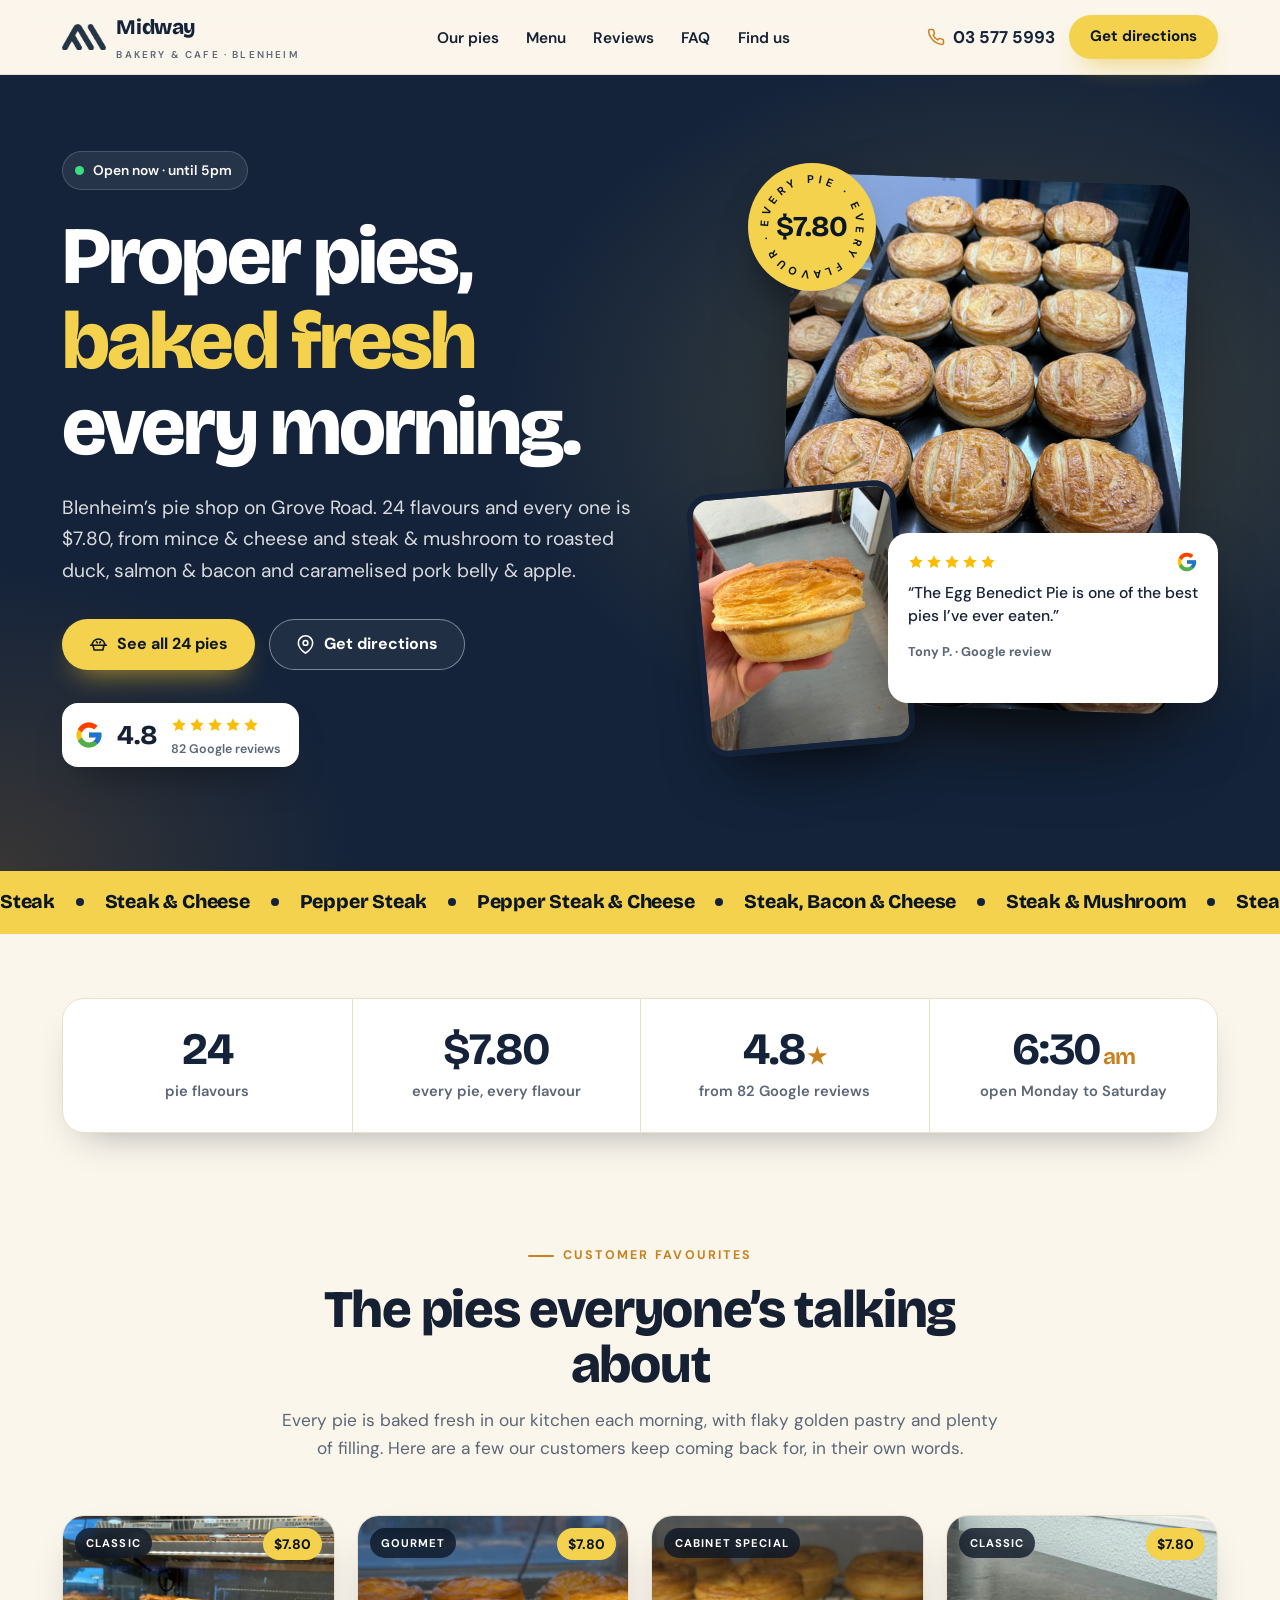
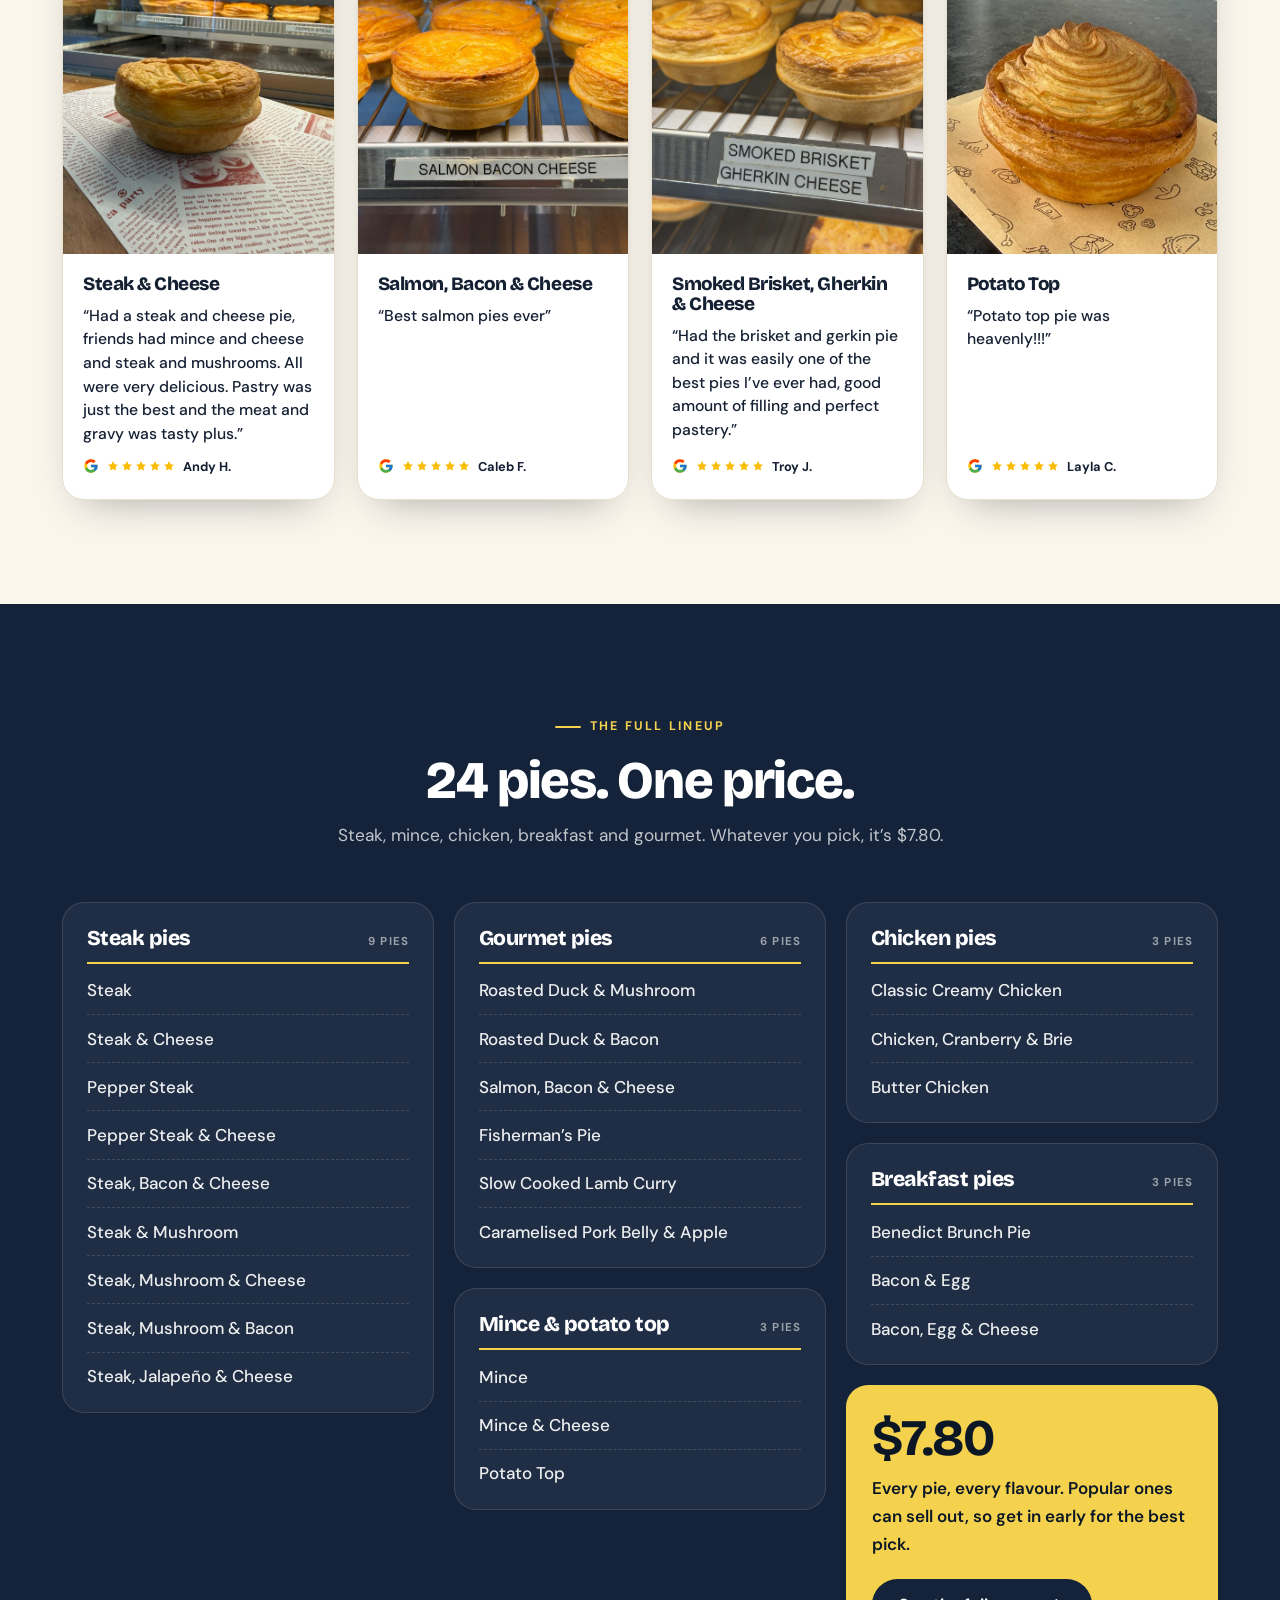
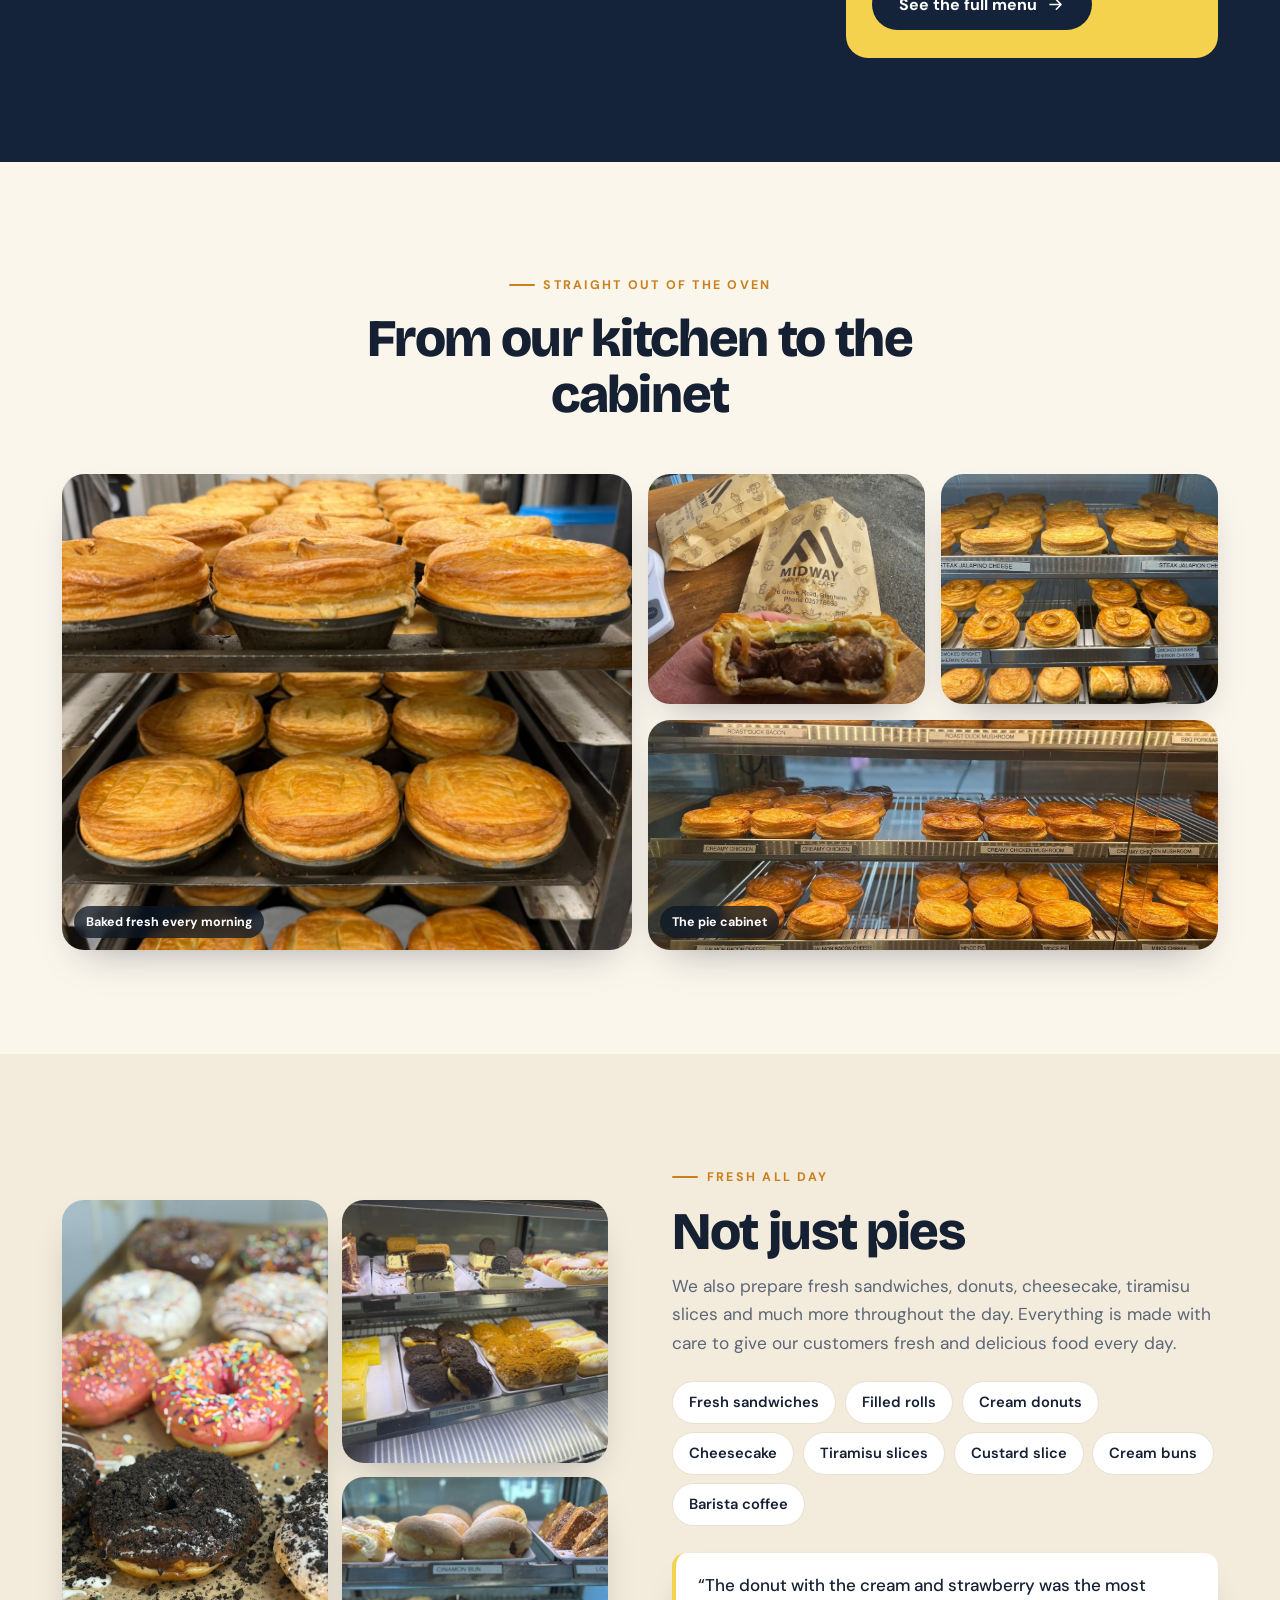
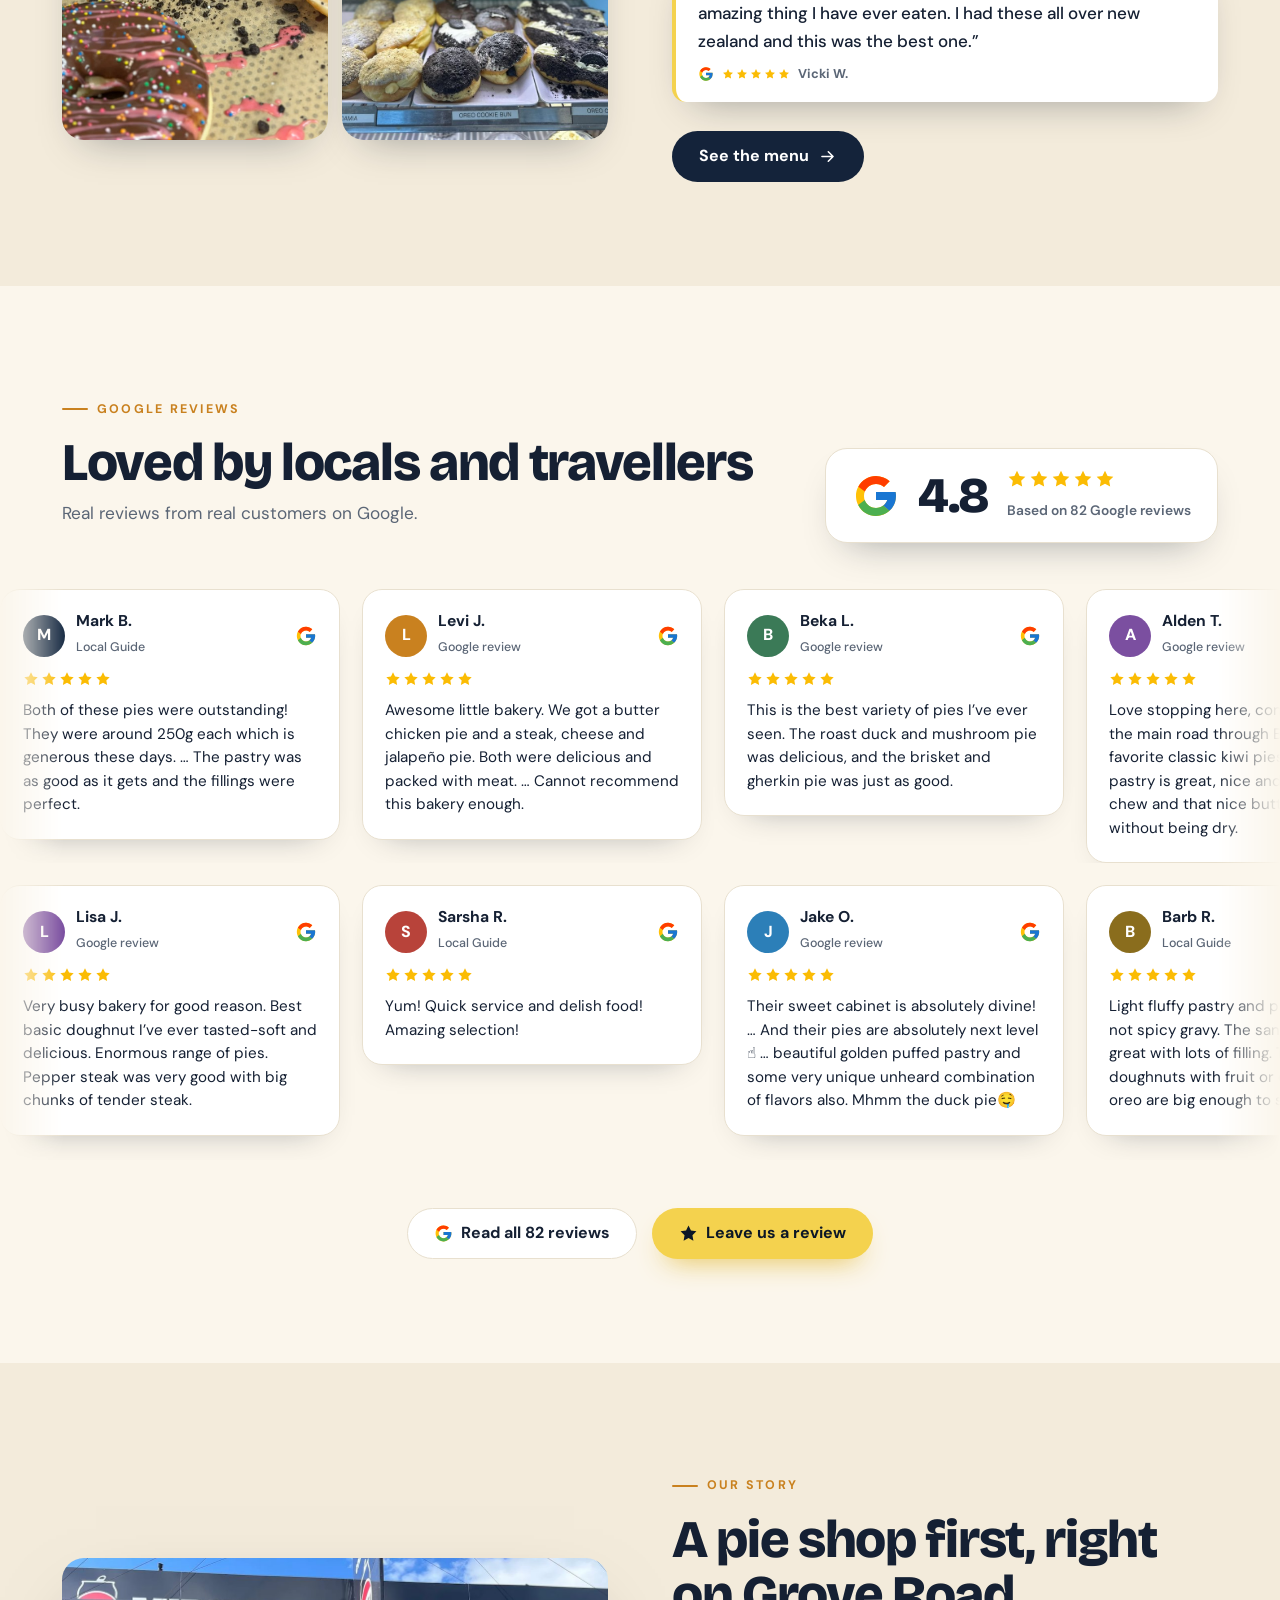
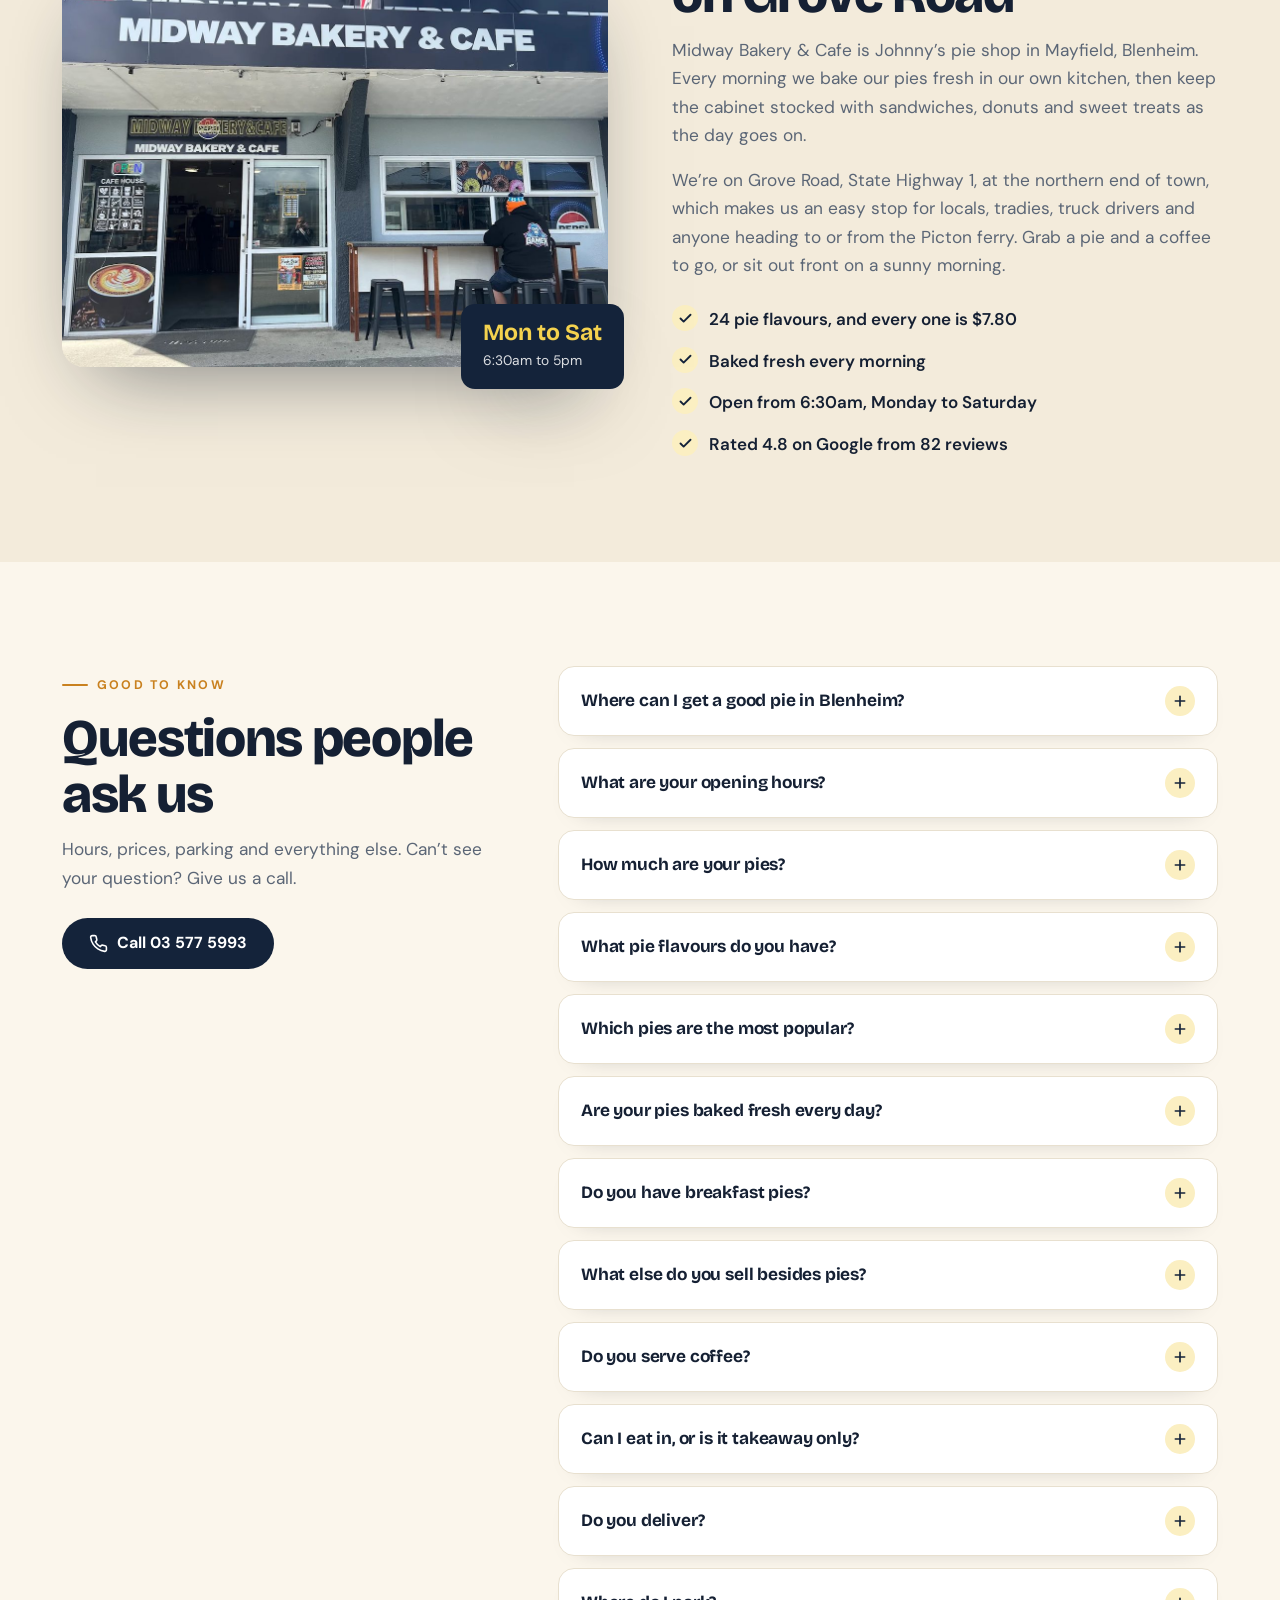
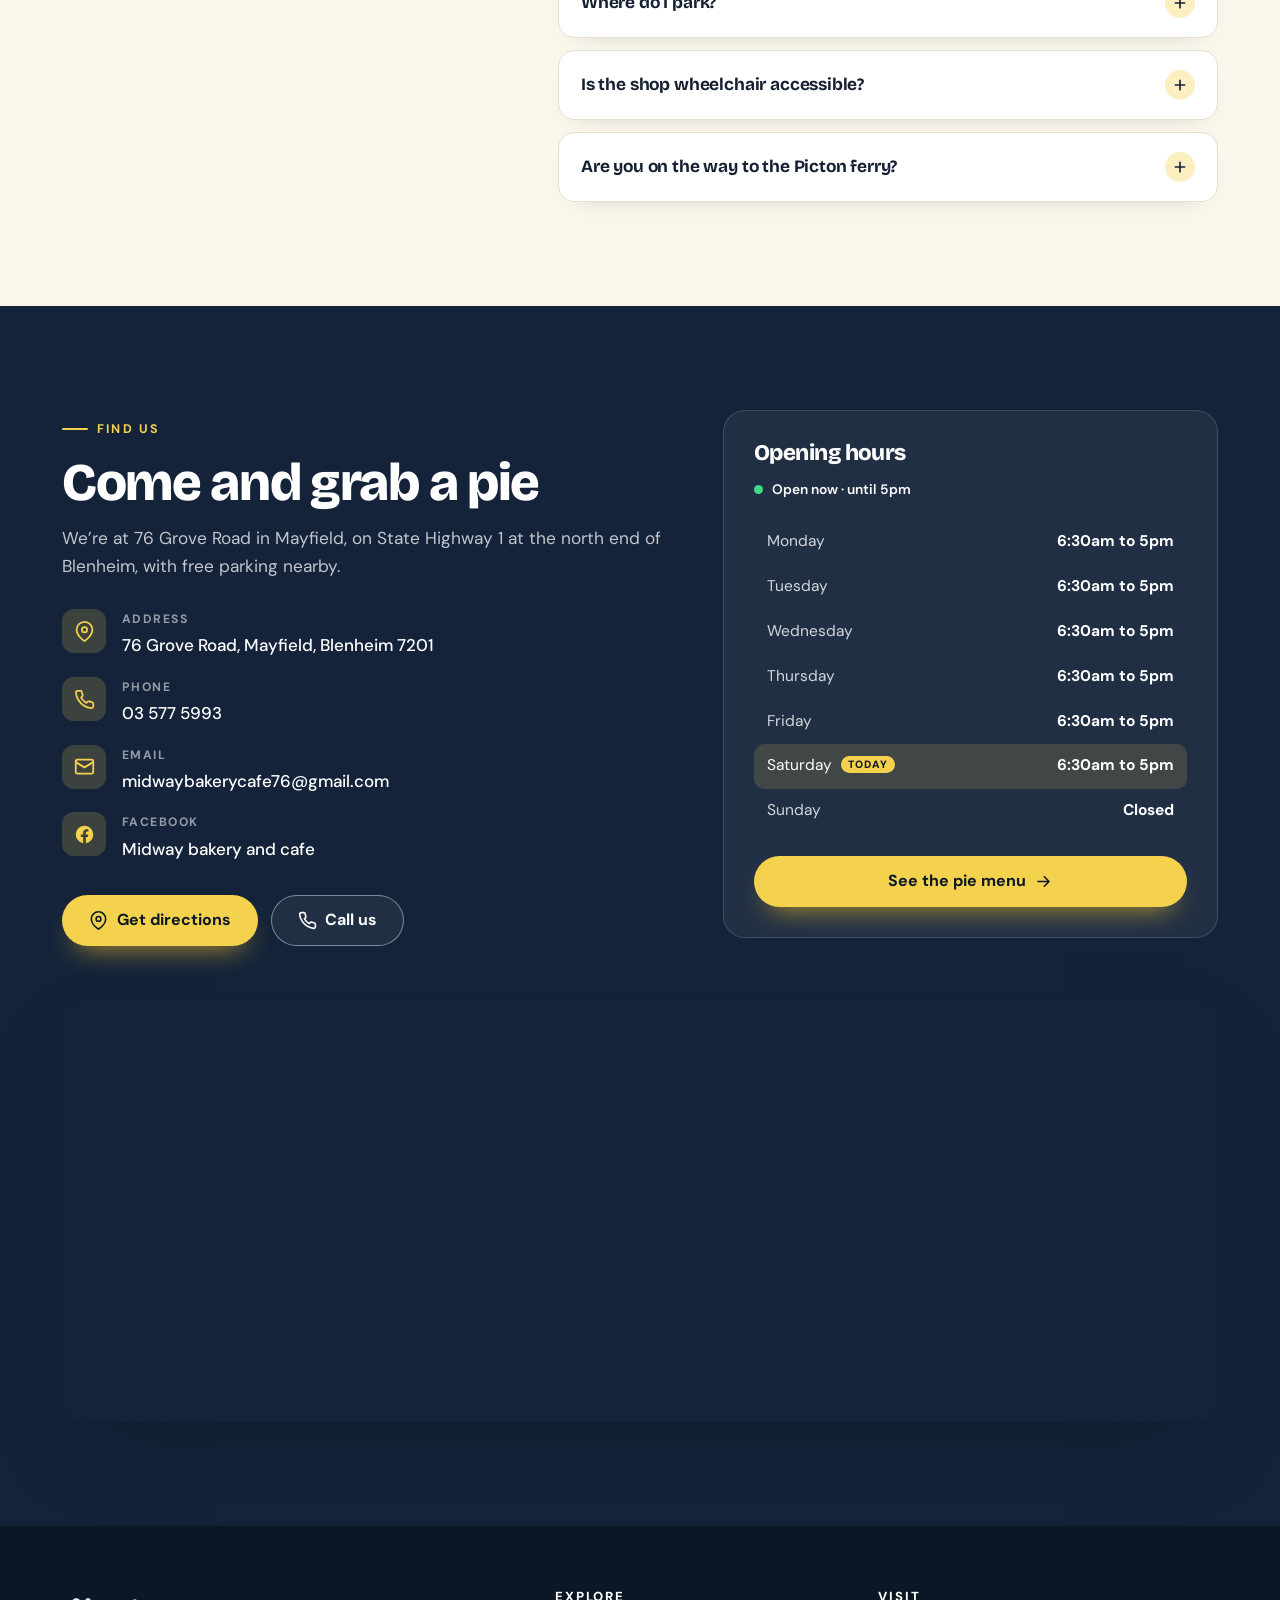
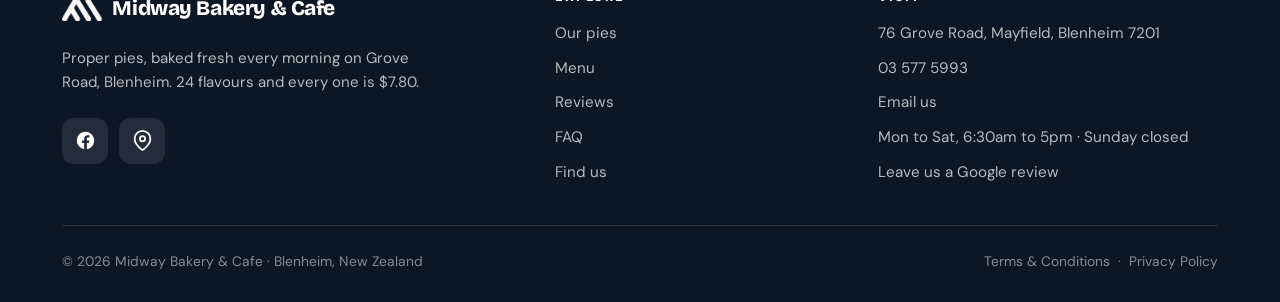
<file: index.html>
<!DOCTYPE html>
<html lang="en-NZ">
<head>
<meta charset="UTF-8">
<meta name="viewport" content="width=device-width, initial-scale=1">
<title>Midway Bakery &amp; Cafe | Fresh Pies in Blenheim, 24 Flavours</title>
<meta name="description" content="Midway Bakery &amp; Cafe is a pie shop on Grove Road, Blenheim. 24 flavours baked fresh every morning, every pie $7.80. Rated 4.8 on Google. Open Mon to Sat, 6:30am to 5pm.">
<meta name="theme-color" content="#14233a">
<meta property="og:title" content="Midway Bakery &amp; Cafe | Fresh Pies in Blenheim, 24 Flavours">
<meta property="og:description" content="Midway Bakery &amp; Cafe is a pie shop on Grove Road, Blenheim. 24 flavours baked fresh every morning, every pie $7.80. Rated 4.8 on Google. Open Mon to Sat, 6:30am to 5pm.">
<meta property="og:type" content="website">
<meta property="og:locale" content="en_NZ">
<meta property="og:site_name" content="Midway Bakery &amp; Cafe">
<meta property="og:image" content="https://midway-bakery-cafe-demo.vercel.app/img/pies-tray.jpg">
<meta name="twitter:card" content="summary_large_image">
<link rel="icon" href="favicon.svg" type="image/svg+xml">
<link rel="preconnect" href="https://fonts.googleapis.com">
<link rel="preconnect" href="https://fonts.gstatic.com" crossorigin>
<link href="https://fonts.googleapis.com/css2?family=Bricolage+Grotesque:opsz,wght@12..96,600;12..96,700;12..96,800&family=DM+Sans:opsz,wght@9..40,400;9..40,500;9..40,600;9..40,700;9..40,800&display=swap" rel="stylesheet">
<link rel="stylesheet" href="styles.css">
<script>try{if(sessionStorage.getItem("mw-intro"))document.documentElement.classList.add("no-intro")}catch(e){}</script>
<script type="application/ld+json">{"@context":"https://schema.org","@type":"Bakery","@id":"https://midway-bakery-cafe-demo.vercel.app/#bakery","name":"Midway Bakery & Cafe","description":"Pie shop on Grove Road, Blenheim. 24 pie flavours baked fresh every morning, every pie $7.80, plus fresh sandwiches, donuts, cheesecake, tiramisu slices and barista coffee.","url":"https://midway-bakery-cafe-demo.vercel.app/","image":["https://midway-bakery-cafe-demo.vercel.app/img/pies-tray.jpg","https://midway-bakery-cafe-demo.vercel.app/img/hero-2.jpg","https://midway-bakery-cafe-demo.vercel.app/img/about.jpg"],"logo":"https://midway-bakery-cafe-demo.vercel.app/img/logo.png","telephone":"+64 3 577 5993","priceRange":"$","currenciesAccepted":"NZD","servesCuisine":["Pies","Bakery","New Zealand"],"address":{"@type":"PostalAddress","streetAddress":"76 Grove Road","addressLocality":"Blenheim","addressRegion":"Marlborough","postalCode":"7201","addressCountry":"NZ"},"geo":{"@type":"GeoCoordinates","latitude":-41.5022336,"longitude":173.9611643},"hasMap":"https://www.google.com/maps?cid=18403112760416275690","openingHoursSpecification":[{"@type":"OpeningHoursSpecification","dayOfWeek":["Monday","Tuesday","Wednesday","Thursday","Friday","Saturday"],"opens":"06:30","closes":"17:00"}],"hasMenu":"https://midway-bakery-cafe-demo.vercel.app/menu.html","areaServed":"Blenheim, Marlborough","sameAs":["https://www.facebook.com/p/Midway-bakery-and-cafe-61577578721236/"]}</script>
<script type="application/ld+json">{"@context":"https://schema.org","@type":"FAQPage","mainEntity":[{"@type":"Question","name":"Where can I get a good pie in Blenheim?","acceptedAnswer":{"@type":"Answer","text":"Midway Bakery & Cafe at 76 Grove Road, Mayfield is a pie shop rated 4.8 stars from over 80 Google reviews. We bake 24 flavours fresh every morning, and every pie is $7.80."}},{"@type":"Question","name":"What are your opening hours?","acceptedAnswer":{"@type":"Answer","text":"We’re open Monday to Saturday, 6:30am to 5:00pm. We’re closed on Sundays."}},{"@type":"Question","name":"How much are your pies?","acceptedAnswer":{"@type":"Answer","text":"Every pie is $7.80, whichever flavour you choose. Mince, steak, chicken, roasted duck or pork belly, they’re all the same price."}},{"@type":"Question","name":"What pie flavours do you have?","acceptedAnswer":{"@type":"Answer","text":"There are 24 on our menu: nine steak pies, mince, mince & cheese and potato top, three chicken pies, three breakfast pies, and gourmet flavours like roasted duck & mushroom, salmon, bacon & cheese, slow cooked lamb curry and caramelised pork belly & apple. See the full pie menu."}},{"@type":"Question","name":"Which pies are the most popular?","acceptedAnswer":{"@type":"Answer","text":"Going by our Google reviews, customers rave about the Benedict Brunch Pie, Roasted Duck & Mushroom, Steak, Jalapeño & Cheese, Salmon, Bacon & Cheese, and the classic Steak & Cheese and Mince & Cheese."}},{"@type":"Question","name":"Are your pies baked fresh every day?","acceptedAnswer":{"@type":"Answer","text":"Yes. We freshly bake our pies every morning, and we prepare sandwiches, donuts and sweet treats throughout the day."}},{"@type":"Question","name":"Do you have breakfast pies?","acceptedAnswer":{"@type":"Answer","text":"Yes. The Benedict Brunch Pie, Bacon & Egg and Bacon, Egg & Cheese are all on the menu at $7.80, and we open at 6:30am Monday to Saturday."}},{"@type":"Question","name":"What else do you sell besides pies?","acceptedAnswer":{"@type":"Answer","text":"Fresh sandwiches, filled rolls, donuts, cheesecake, tiramisu slices and much more throughout the day, plus coffee to go with it."}},{"@type":"Question","name":"Do you serve coffee?","acceptedAnswer":{"@type":"Answer","text":"Yes. We make barista coffee, so you can grab a coffee with your pie to take away or enjoy here."}},{"@type":"Question","name":"Can I eat in, or is it takeaway only?","acceptedAnswer":{"@type":"Answer","text":"Both. Most customers grab their pies to take away, and there’s seating out front if you’d like to sit and eat."}},{"@type":"Question","name":"Do you deliver?","acceptedAnswer":{"@type":"Answer","text":"We don’t offer delivery at the moment. Pop in to 76 Grove Road, or call us on 03 577 5993 if you have a question."}},{"@type":"Question","name":"Where do I park?","acceptedAnswer":{"@type":"Answer","text":"Parking is free, on the street and in the parking area nearby. It can get busy at peak times, so you may need to walk a few doors down."}},{"@type":"Question","name":"Is the shop wheelchair accessible?","acceptedAnswer":{"@type":"Answer","text":"Yes, the shop has a wheelchair accessible entrance."}},{"@type":"Question","name":"Are you on the way to the Picton ferry?","acceptedAnswer":{"@type":"Answer","text":"Yes. We’re on Grove Road, State Highway 1, at the northern end of Blenheim, so we’re an easy stop on the way to or from Picton."}}]}</script>
</head>
<body>
<svg width="0" height="0" style="position:absolute" aria-hidden="true" focusable="false">
  <symbol id="i-google" viewBox="0 0 48 48"><path fill="#FFC107" d="M43.6 20.1H42V20H24v8h11.3C33.7 32.7 29.2 36 24 36c-6.6 0-12-5.4-12-12s5.4-12 12-12c3.1 0 5.8 1.2 8 3l5.7-5.7C34 6.1 29.3 4 24 4 13 4 4 13 4 24s9 20 20 20 20-9 20-20c0-1.3-.1-2.6-.4-3.9z"/><path fill="#FF3D00" d="M6.3 14.7l6.6 4.8C14.7 15.1 19 12 24 12c3.1 0 5.8 1.2 8 3l5.7-5.7C34 6.1 29.3 4 24 4 16.3 4 9.7 8.3 6.3 14.7z"/><path fill="#4CAF50" d="M24 44c5.2 0 9.9-2 13.4-5.2l-6.2-5.2c-2 1.5-4.5 2.4-7.2 2.4-5.2 0-9.6-3.3-11.3-8l-6.5 5C9.5 39.6 16.2 44 24 44z"/><path fill="#1976D2" d="M43.6 20.1H42V20H24v8h11.3c-.8 2.2-2.2 4.2-4.1 5.6l6.2 5.2C37 39.2 44 34 44 24c0-1.3-.1-2.6-.4-3.9z"/></symbol>
  <symbol id="i-star" viewBox="0 0 24 24"><path fill="currentColor" d="M12 2l3.09 6.26L22 9.27l-5 4.87 1.18 6.88L12 17.77l-6.18 3.25L7 14.14l-5-4.87 6.91-1.01L12 2z"/></symbol>
  <symbol id="i-phone" viewBox="0 0 24 24"><path fill="none" stroke="currentColor" stroke-width="2" stroke-linecap="round" stroke-linejoin="round" d="M22 16.92v3a2 2 0 0 1-2.18 2 19.79 19.79 0 0 1-8.63-3.07 19.5 19.5 0 0 1-6-6 19.79 19.79 0 0 1-3.07-8.67A2 2 0 0 1 4.11 2h3a2 2 0 0 1 2 1.72c.13.96.36 1.9.7 2.81a2 2 0 0 1-.45 2.11L8.09 9.91a16 16 0 0 0 6 6l1.27-1.27a2 2 0 0 1 2.11-.45c.9.34 1.85.57 2.81.7A2 2 0 0 1 22 16.92z"/></symbol>
  <symbol id="i-pin" viewBox="0 0 24 24"><g fill="none" stroke="currentColor" stroke-width="2" stroke-linecap="round" stroke-linejoin="round"><path d="M21 10c0 7-9 13-9 13s-9-6-9-13a9 9 0 0 1 18 0z"/><circle cx="12" cy="10" r="3"/></g></symbol>
  <symbol id="i-pie" viewBox="0 0 24 24"><g fill="none" stroke="currentColor" stroke-width="2" stroke-linecap="round" stroke-linejoin="round"><path d="M4 13a8 8 0 0 1 16 0"/><path d="M2 13h20"/><path d="M5 13l1.5 6h11L19 13"/><path d="M9.5 8.5l1 1.5M14.5 8.5l-1 1.5"/></g></symbol>
  <symbol id="i-sun" viewBox="0 0 24 24"><g fill="none" stroke="currentColor" stroke-width="2" stroke-linecap="round"><circle cx="12" cy="12" r="4"/><path d="M12 2v2M12 20v2M4.9 4.9l1.4 1.4M17.7 17.7l1.4 1.4M2 12h2M20 12h2M4.9 19.1l1.4-1.4M17.7 6.3l1.4-1.4"/></g></symbol>
  <symbol id="i-spark" viewBox="0 0 24 24"><path fill="none" stroke="currentColor" stroke-width="2" stroke-linejoin="round" d="M12 3l2.2 5.8L20 11l-5.8 2.2L12 19l-2.2-5.8L4 11l5.8-2.2L12 3z"/></symbol>
  <symbol id="i-check" viewBox="0 0 24 24"><path fill="none" stroke="currentColor" stroke-width="3" stroke-linecap="round" stroke-linejoin="round" d="M20 6 9 17l-5-5"/></symbol>
  <symbol id="i-plus" viewBox="0 0 24 24"><path fill="none" stroke="currentColor" stroke-width="2.5" stroke-linecap="round" d="M12 5v14M5 12h14"/></symbol>
  <symbol id="i-mail" viewBox="0 0 24 24"><g fill="none" stroke="currentColor" stroke-width="2" stroke-linecap="round" stroke-linejoin="round"><rect x="2" y="4" width="20" height="16" rx="2"/><path d="m22 7-10 6L2 7"/></g></symbol>
  <symbol id="i-clock" viewBox="0 0 24 24"><g fill="none" stroke="currentColor" stroke-width="2" stroke-linecap="round" stroke-linejoin="round"><circle cx="12" cy="12" r="10"/><path d="M12 6v6l4 2"/></g></symbol>
  <symbol id="i-fb" viewBox="0 0 24 24"><path fill="currentColor" d="M22 12a10 10 0 1 0-11.56 9.87v-6.99H7.9V12h2.54V9.8c0-2.5 1.49-3.89 3.77-3.89 1.09 0 2.24.2 2.24.2v2.46h-1.26c-1.24 0-1.63.77-1.63 1.56V12h2.78l-.44 2.88h-2.34v6.99A10 10 0 0 0 22 12z"/></symbol>
  <symbol id="i-arrow" viewBox="0 0 24 24"><path fill="none" stroke="currentColor" stroke-width="2" stroke-linecap="round" stroke-linejoin="round" d="M5 12h14M13 6l6 6-6 6"/></symbol>
</svg>

<!-- intro overlay -->
<div id="intro">
  <img class="intro-logo" src="img/logo-white.png" alt="Midway Bakery &amp; Cafe" width="600" height="539">
  <div class="intro-bar"></div>
</div>

<!-- nav -->
<header class="nav">
  <div class="container nav-inner">
    <a href="index.html" class="brand">
      <img class="brand-logo" src="img/logo-mark.png" alt="Midway Bakery &amp; Cafe logo" width="240" height="139">
      <span>Midway<small>Bakery &amp; Cafe · Blenheim</small></span>
    </a>
    <nav aria-label="Main">
      <ul class="nav-links">
        <li><a href="#pies">Our pies</a></li>
        <li><a href="menu.html">Menu</a></li>
        <li><a href="#reviews">Reviews</a></li>
        <li><a href="#faq">FAQ</a></li>
        <li><a href="#contact">Find us</a></li>
      </ul>
    </nav>
    <div class="nav-cta">
      <a href="tel:+6435775993" class="nav-call"><svg aria-hidden="true"><use href="#i-phone"/></svg>03 577 5993</a>
      <a href="https://www.google.com/maps/dir/?api=1&amp;destination=Midway%20bakery%20%26%20Cafe%2C%2076%20Grove%20Road%2C%20Mayfield%2C%20Blenheim%207201" target="_blank" rel="noopener" class="btn btn-primary">Get directions</a>
    </div>
    <button class="hamb" aria-label="Open menu" aria-expanded="false" aria-controls="mobileMenu"><svg viewBox="0 0 24 24" fill="none" stroke="currentColor" stroke-width="2" stroke-linecap="round"><path d="M4 7h16M4 12h16M4 17h16"/></svg></button>
  </div>
</header>
<div class="mobile-menu" id="mobileMenu">
  <ul>
    <li><a href="#pies">Our pies</a></li>
    <li><a href="menu.html">Menu</a></li>
    <li><a href="#reviews">Reviews</a></li>
    <li><a href="#faq">FAQ</a></li>
    <li><a href="#contact">Find us</a></li>
    <li><a href="tel:+6435775993" class="btn btn-primary">Call 03 577 5993</a></li>
  </ul>
</div>

<main>
<!-- hero -->
<section class="hero" id="top">
  <div class="container hero-grid">
    <div class="hero-copy">
      <div class="status hero-status"><span class="status-dot"></span><span data-open-status>Open Monday to Saturday, 6:30am to 5pm</span></div>
      <h1>Proper pies, <span class="hl">baked fresh</span> every morning.</h1>
      <p class="sub">Blenheim&rsquo;s pie shop on Grove Road. 24 flavours and every one is $7.80, from mince &amp; cheese and steak &amp; mushroom to roasted duck, salmon &amp; bacon and caramelised pork belly &amp; apple.</p>
      <div class="hero-cta">
        <a href="menu.html" class="btn btn-primary"><svg aria-hidden="true"><use href="#i-pie"/></svg>See all 24 pies</a>
        <a href="https://www.google.com/maps/dir/?api=1&amp;destination=Midway%20bakery%20%26%20Cafe%2C%2076%20Grove%20Road%2C%20Mayfield%2C%20Blenheim%207201" target="_blank" rel="noopener" class="btn btn-ghost"><svg aria-hidden="true"><use href="#i-pin"/></svg>Get directions</a>
      </div>
      <a href="#reviews" class="g-rating" aria-label="Rated 4.8 out of 5 from 82 Google reviews">
        <svg class="g" aria-hidden="true"><use href="#i-google"/></svg>
        <b>4.8</b>
        <span><span class="stars" aria-label="5 out of 5 stars"><svg aria-hidden="true"><use href="#i-star"/></svg><svg aria-hidden="true"><use href="#i-star"/></svg><svg aria-hidden="true"><use href="#i-star"/></svg><svg aria-hidden="true"><use href="#i-star"/></svg><svg aria-hidden="true"><use href="#i-star"/></svg></span><small>82 Google reviews</small></span>
      </a>
    </div>
    <div class="hero-visual">
      <figure class="hv-main"><img src="img/pies-tray.jpg" alt="A full tray of golden pies fresh out of the oven at Midway Bakery &amp; Cafe" width="1200" height="1600" fetchpriority="high"></figure>
      <figure class="hv-small"><img src="img/pie-flaky.jpg" alt="A Midway pie held up to show its layers of flaky pastry" width="1200" height="1600"></figure>
      <div class="price-sticker" role="img" aria-label="Every pie $7.80">
        <svg viewBox="0 0 100 100" aria-hidden="true"><defs><path id="circ" d="M50,50 m-38,0 a38,38 0 1,1 76,0 a38,38 0 1,1 -76,0"/></defs><text><textPath href="#circ" textLength="232" lengthAdjust="spacing">Every pie · Every flavour ·</textPath></text></svg>
        <b>$7.80</b>
      </div>
      <div class="float-review" aria-label="What customers say on Google">
        <div class="fr-head"><span class="stars" aria-label="5 out of 5 stars"><svg aria-hidden="true"><use href="#i-star"/></svg><svg aria-hidden="true"><use href="#i-star"/></svg><svg aria-hidden="true"><use href="#i-star"/></svg><svg aria-hidden="true"><use href="#i-star"/></svg><svg aria-hidden="true"><use href="#i-star"/></svg></span><svg class="g" aria-label="Google"><use href="#i-google"/></svg></div>
        <div class="fr-slides">
          <div class="fr-slide active"><p>&ldquo;The Egg Benedict Pie is one of the best pies I&rsquo;ve ever eaten.&rdquo;</p><span>Tony P. · Google review</span></div>
          <div class="fr-slide"><p>&ldquo;This bakery has the best pies on the south island, really worth stopping in with a huge selection!&rdquo;</p><span>Peter S. · Google review</span></div>
          <div class="fr-slide"><p>&ldquo;These guy&rsquo;s pies are by far the best in Nelson Marlborough&rdquo;</p><span>Dave · Google review</span></div>
          <div class="fr-slide"><p>&ldquo;The pies are the best pies I&rsquo;ve had in NZ, the place is spotless and the service is awesome&rdquo;</p><span>David C. · Google review</span></div>
          <div class="fr-slide"><p>&ldquo;Egg, bacon and cheese pie was the best we have had in the South Island yet, as was the mince and cheese pie!&rdquo;</p><span>Mel A. · Google review</span></div>
          <div class="fr-slide"><p>&ldquo;Primo pie! Proper big chunks of steak and juicy mushrooms wrapped up in delicious homemade pastry.&rdquo;</p><span>Alexandra M. · Google review</span></div>
          <div class="fr-slide"><p>&ldquo;An absolute 10/10 no comparison, let this be your sign to give em a try!&rdquo;</p><span>Jared S. · Google review</span></div>
          <div class="fr-slide"><p>&ldquo;Best donuts in Blenheim with excellent pricing &amp; service to boot&rdquo;</p><span>Sandy W. · Google review</span></div>
        </div>
      </div>
    </div>
  </div>
</section>

<!-- pie ticker -->
<div class="ticker" aria-label="Our 24 pie flavours">
  <div class="ticker-track" data-marquee><span>Steak</span><i></i><span>Steak &amp; Cheese</span><i></i><span>Pepper Steak</span><i></i><span>Pepper Steak &amp; Cheese</span><i></i><span>Steak, Bacon &amp; Cheese</span><i></i><span>Steak &amp; Mushroom</span><i></i><span>Steak, Mushroom &amp; Cheese</span><i></i><span>Steak, Mushroom &amp; Bacon</span><i></i><span>Steak, Jalapeño &amp; Cheese</span><i></i><span>Mince</span><i></i><span>Mince &amp; Cheese</span><i></i><span>Potato Top</span><i></i><span>Classic Creamy Chicken</span><i></i><span>Chicken, Cranberry &amp; Brie</span><i></i><span>Butter Chicken</span><i></i><span>Roasted Duck &amp; Mushroom</span><i></i><span>Roasted Duck &amp; Bacon</span><i></i><span>Salmon, Bacon &amp; Cheese</span><i></i><span>Fisherman’s Pie</span><i></i><span>Slow Cooked Lamb Curry</span><i></i><span>Caramelised Pork Belly &amp; Apple</span><i></i><span>Benedict Brunch Pie</span><i></i><span>Bacon &amp; Egg</span><i></i><span>Bacon, Egg &amp; Cheese</span><i></i></div>
</div>

<!-- stats -->
<section class="stats">
  <div class="container">
    <div class="stats-grid reveal">
      <div class="stat"><b>24</b><span>pie flavours</span></div>
      <div class="stat"><b>$7.80</b><span>every pie, every flavour</span></div>
      <div class="stat"><b>4.8<small>★</small></b><span>from 82 Google reviews</span></div>
      <div class="stat"><b>6:30<small>am</small></b><span>open Monday to Saturday</span></div>
    </div>
  </div>
</section>

<!-- favourites -->
<section class="section" id="pies">
  <div class="container">
    <div class="sec-head reveal">
      <span class="eyebrow">Customer favourites</span>
      <h2>The pies everyone&rsquo;s talking about</h2>
      <p class="lead">Every pie is baked fresh in our kitchen each morning, with flaky golden pastry and plenty of filling. Here are a few our customers keep coming back for, in their own words.</p>
    </div>
    <div class="fav-grid">
      <article class="fav-card reveal">
        <div class="fav-media"><span class="fav-tag">Classic</span><span class="fav-price">$7.80</span><img src="img/pie-on-counter.jpg" alt="A golden steak and cheese pie on the counter in front of the Midway pie cabinet" loading="lazy" width="1200" height="1600"></div>
        <div class="fav-body">
          <h3>Steak &amp; Cheese</h3>
          <p class="fav-quote">&ldquo;Had a steak and cheese pie, friends had mince and cheese and steak and mushrooms. All were very delicious. Pastry was just the best and the meat and gravy was tasty plus.&rdquo;</p>
          <div class="fav-by"><svg class="g" aria-label="Google"><use href="#i-google"/></svg><span class="stars" aria-label="5 out of 5 stars"><svg aria-hidden="true"><use href="#i-star"/></svg><svg aria-hidden="true"><use href="#i-star"/></svg><svg aria-hidden="true"><use href="#i-star"/></svg><svg aria-hidden="true"><use href="#i-star"/></svg><svg aria-hidden="true"><use href="#i-star"/></svg></span><span>Andy H.</span></div>
        </div>
      </article>
      <article class="fav-card reveal">
        <div class="fav-media"><span class="fav-tag">Gourmet</span><span class="fav-price">$7.80</span><img src="img/pie-salmon-bacon-cheese.jpg" alt="Salmon, bacon and cheese pies in the Midway pie cabinet" loading="lazy" width="1200" height="1600"></div>
        <div class="fav-body">
          <h3>Salmon, Bacon &amp; Cheese</h3>
          <p class="fav-quote">&ldquo;Best salmon pies ever&rdquo;</p>
          <div class="fav-by"><svg class="g" aria-label="Google"><use href="#i-google"/></svg><span class="stars" aria-label="5 out of 5 stars"><svg aria-hidden="true"><use href="#i-star"/></svg><svg aria-hidden="true"><use href="#i-star"/></svg><svg aria-hidden="true"><use href="#i-star"/></svg><svg aria-hidden="true"><use href="#i-star"/></svg><svg aria-hidden="true"><use href="#i-star"/></svg></span><span>Caleb F.</span></div>
        </div>
      </article>
      <article class="fav-card reveal">
        <div class="fav-media"><span class="fav-tag">Cabinet special</span><img src="img/pie-brisket-special.jpg" alt="Smoked brisket, gherkin and cheese pies in the Midway pie cabinet" loading="lazy" width="1200" height="1600"></div>
        <div class="fav-body">
          <h3>Smoked Brisket, Gherkin &amp; Cheese</h3>
          <p class="fav-quote">&ldquo;Had the brisket and gerkin pie and it was easily one of the best pies I&rsquo;ve ever had, good amount of filling and perfect pastery.&rdquo;</p>
          <div class="fav-by"><svg class="g" aria-label="Google"><use href="#i-google"/></svg><span class="stars" aria-label="5 out of 5 stars"><svg aria-hidden="true"><use href="#i-star"/></svg><svg aria-hidden="true"><use href="#i-star"/></svg><svg aria-hidden="true"><use href="#i-star"/></svg><svg aria-hidden="true"><use href="#i-star"/></svg><svg aria-hidden="true"><use href="#i-star"/></svg></span><span>Troy J.</span></div>
        </div>
      </article>
      <article class="fav-card reveal">
        <div class="fav-media"><span class="fav-tag">Classic</span><span class="fav-price">$7.80</span><img src="img/hero-3.jpg" alt="A potato top pie with a golden piped swirl, on a Midway paper bag" loading="lazy" width="1200" height="1600"></div>
        <div class="fav-body">
          <h3>Potato Top</h3>
          <p class="fav-quote">&ldquo;Potato top pie was heavenly!!!&rdquo;</p>
          <div class="fav-by"><svg class="g" aria-label="Google"><use href="#i-google"/></svg><span class="stars" aria-label="5 out of 5 stars"><svg aria-hidden="true"><use href="#i-star"/></svg><svg aria-hidden="true"><use href="#i-star"/></svg><svg aria-hidden="true"><use href="#i-star"/></svg><svg aria-hidden="true"><use href="#i-star"/></svg><svg aria-hidden="true"><use href="#i-star"/></svg></span><span>Layla C.</span></div>
        </div>
      </article>
    </div>
  </div>
</section>

<!-- full lineup -->
<section class="section dark" id="lineup">
  <div class="container">
    <div class="sec-head reveal">
      <span class="eyebrow">The full lineup</span>
      <h2>24 pies. One price.</h2>
      <p class="lead">Steak, mince, chicken, breakfast and gourmet. Whatever you pick, it&rsquo;s $7.80.</p>
    </div>
    <div class="lineup-grid">
      <div class="lineup-card reveal"><h3>Steak pies<span>9 pies</span></h3><ul><li>Steak</li><li>Steak &amp; Cheese</li><li>Pepper Steak</li><li>Pepper Steak &amp; Cheese</li><li>Steak, Bacon &amp; Cheese</li><li>Steak &amp; Mushroom</li><li>Steak, Mushroom &amp; Cheese</li><li>Steak, Mushroom &amp; Bacon</li><li>Steak, Jalape&ntilde;o &amp; Cheese</li></ul></div>
      <div class="lineup-card reveal"><h3>Gourmet pies<span>6 pies</span></h3><ul><li>Roasted Duck &amp; Mushroom</li><li>Roasted Duck &amp; Bacon</li><li>Salmon, Bacon &amp; Cheese</li><li>Fisherman&rsquo;s Pie</li><li>Slow Cooked Lamb Curry</li><li>Caramelised Pork Belly &amp; Apple</li></ul></div>
      <div class="lineup-card reveal"><h3>Mince &amp; potato top<span>3 pies</span></h3><ul><li>Mince</li><li>Mince &amp; Cheese</li><li>Potato Top</li></ul></div>
      <div class="lineup-card reveal"><h3>Chicken pies<span>3 pies</span></h3><ul><li>Classic Creamy Chicken</li><li>Chicken, Cranberry &amp; Brie</li><li>Butter Chicken</li></ul></div>
      <div class="lineup-card reveal"><h3>Breakfast pies<span>3 pies</span></h3><ul><li>Benedict Brunch Pie</li><li>Bacon &amp; Egg</li><li>Bacon, Egg &amp; Cheese</li></ul></div>
      <div class="lineup-cta reveal"><b>$7.80</b><p>Every pie, every flavour. Popular ones can sell out, so get in early for the best pick.</p><a href="menu.html" class="btn btn-dark">See the full menu<svg aria-hidden="true"><use href="#i-arrow"/></svg></a></div>
    </div>
  </div>
</section>

<!-- gallery -->
<section class="section">
  <div class="container">
    <div class="sec-head reveal">
      <span class="eyebrow">Straight out of the oven</span>
      <h2>From our kitchen to the cabinet</h2>
    </div>
    <div class="bento reveal">
      <figure class="b-big"><img src="img/pies-rack.jpg" alt="Racks of freshly baked pies cooling in the Midway kitchen" loading="lazy" width="1200" height="1600"><figcaption>Baked fresh every morning</figcaption></figure>
      <figure><img src="img/hero-1.jpg" alt="A Midway pie broken open to show its chunky meat filling" loading="lazy"></figure>
      <figure><img src="img/svc-pies.jpg" alt="Steak, jalape&ntilde;o and cheese pies and smoked brisket pies in the cabinet" loading="lazy"></figure>
      <figure class="b-wide"><img src="img/hero-2.jpg" alt="The Midway pie cabinet full of pies" loading="lazy"><figcaption>The pie cabinet</figcaption></figure>
    </div>
  </div>
</section>

<!-- more than pies -->
<section class="section bg-bone" id="more">
  <div class="container split">
    <div class="sweets-media reveal">
      <img src="img/donuts.jpg" alt="Iced donuts with sprinkles and Oreo crumb donuts made at Midway" loading="lazy" width="1200" height="1600">
      <img src="img/sweets-cabinet.jpg" alt="The Midway sweet cabinet with custard slice, cheesecake, Oreo cookie buns and cream buns" loading="lazy" width="1600" height="1200">
      <img src="img/svc-pastry.jpg" alt="Cinnamon buns, Oreo cookie buns and slices in the Midway cabinet" loading="lazy">
    </div>
    <div class="reveal">
      <span class="eyebrow">Fresh all day</span>
      <h2>Not just pies</h2>
      <p class="lead">We also prepare fresh sandwiches, donuts, cheesecake, tiramisu slices and much more throughout the day. Everything is made with care to give our customers fresh and delicious food every day.</p>
      <ul class="chips">
        <li>Fresh sandwiches</li><li>Filled rolls</li><li>Cream donuts</li><li>Cheesecake</li><li>Tiramisu slices</li><li>Custard slice</li><li>Cream buns</li><li>Barista coffee</li>
      </ul>
      <div class="quote-card">
        <p>&ldquo;The donut with the cream and strawberry was the most amazing thing I have ever eaten. I had these all over new zealand and this was the best one.&rdquo;</p>
        <div class="fav-by"><svg class="g" aria-label="Google"><use href="#i-google"/></svg><span class="stars" aria-label="5 out of 5 stars"><svg aria-hidden="true"><use href="#i-star"/></svg><svg aria-hidden="true"><use href="#i-star"/></svg><svg aria-hidden="true"><use href="#i-star"/></svg><svg aria-hidden="true"><use href="#i-star"/></svg><svg aria-hidden="true"><use href="#i-star"/></svg></span><span>Vicki W.</span></div>
      </div>
      <a href="menu.html" class="btn btn-dark">See the menu<svg aria-hidden="true"><use href="#i-arrow"/></svg></a>
    </div>
  </div>
</section>

<!-- reviews -->
<section class="section" id="reviews">
  <div class="container">
    <div class="rev-top reveal">
      <div>
        <span class="eyebrow">Google reviews</span>
        <h2>Loved by locals and travellers</h2>
        <p class="lead">Real reviews from real customers on Google.</p>
      </div>
      <div class="g-summary">
        <svg class="g" aria-label="Google"><use href="#i-google"/></svg>
        <div class="score">4.8</div>
        <div><span class="stars" aria-label="5 out of 5 stars"><svg aria-hidden="true"><use href="#i-star"/></svg><svg aria-hidden="true"><use href="#i-star"/></svg><svg aria-hidden="true"><use href="#i-star"/></svg><svg aria-hidden="true"><use href="#i-star"/></svg><svg aria-hidden="true"><use href="#i-star"/></svg></span><small>Based on 82 Google reviews</small></div>
      </div>
    </div>
  </div>
  <div class="rev-marquee">
    <div class="rev-row"><div class="rev-track" data-marquee>
        <article class="rcard"><div class="rcard-top"><span class="ava" style="background:#1c2f47" aria-hidden="true">M</span><div><b>Mark B.</b><small>Local Guide</small></div><svg class="g" aria-label="Google"><use href="#i-google"/></svg></div><span class="stars" aria-label="5 out of 5 stars"><svg aria-hidden="true"><use href="#i-star"/></svg><svg aria-hidden="true"><use href="#i-star"/></svg><svg aria-hidden="true"><use href="#i-star"/></svg><svg aria-hidden="true"><use href="#i-star"/></svg><svg aria-hidden="true"><use href="#i-star"/></svg></span><p>Both of these pies were outstanding! They were around 250g each which is generous these days. &hellip; The pastry was as good as it gets and the fillings were perfect.</p></article>
        <article class="rcard"><div class="rcard-top"><span class="ava" style="background:#c9811f" aria-hidden="true">L</span><div><b>Levi J.</b><small>Google review</small></div><svg class="g" aria-label="Google"><use href="#i-google"/></svg></div><span class="stars" aria-label="5 out of 5 stars"><svg aria-hidden="true"><use href="#i-star"/></svg><svg aria-hidden="true"><use href="#i-star"/></svg><svg aria-hidden="true"><use href="#i-star"/></svg><svg aria-hidden="true"><use href="#i-star"/></svg><svg aria-hidden="true"><use href="#i-star"/></svg></span><p>Awesome little bakery. We got a butter chicken pie and a steak, cheese and jalape&ntilde;o pie. Both were delicious and packed with meat. &hellip; Cannot recommend this bakery enough.</p></article>
        <article class="rcard"><div class="rcard-top"><span class="ava" style="background:#3b7a57" aria-hidden="true">B</span><div><b>Beka L.</b><small>Google review</small></div><svg class="g" aria-label="Google"><use href="#i-google"/></svg></div><span class="stars" aria-label="5 out of 5 stars"><svg aria-hidden="true"><use href="#i-star"/></svg><svg aria-hidden="true"><use href="#i-star"/></svg><svg aria-hidden="true"><use href="#i-star"/></svg><svg aria-hidden="true"><use href="#i-star"/></svg><svg aria-hidden="true"><use href="#i-star"/></svg></span><p>This is the best variety of pies I&rsquo;ve ever seen. The roast duck and mushroom pie was delicious, and the brisket and gherkin pie was just as good.</p></article>
        <article class="rcard"><div class="rcard-top"><span class="ava" style="background:#7b4fa0" aria-hidden="true">A</span><div><b>Alden T.</b><small>Google review</small></div><svg class="g" aria-label="Google"><use href="#i-google"/></svg></div><span class="stars" aria-label="5 out of 5 stars"><svg aria-hidden="true"><use href="#i-star"/></svg><svg aria-hidden="true"><use href="#i-star"/></svg><svg aria-hidden="true"><use href="#i-star"/></svg><svg aria-hidden="true"><use href="#i-star"/></svg><svg aria-hidden="true"><use href="#i-star"/></svg></span><p>Love stopping here, convenient spot on the main road through Blenheim my favorite classic kiwi pies in town. &hellip; The pastry is great, nice and soft with a little chew and that nice buttery flake but without being dry.</p></article>
        <article class="rcard"><div class="rcard-top"><span class="ava" style="background:#b8433a" aria-hidden="true">Z</span><div><b>Zara</b><small>Google review</small></div><svg class="g" aria-label="Google"><use href="#i-google"/></svg></div><span class="stars" aria-label="5 out of 5 stars"><svg aria-hidden="true"><use href="#i-star"/></svg><svg aria-hidden="true"><use href="#i-star"/></svg><svg aria-hidden="true"><use href="#i-star"/></svg><svg aria-hidden="true"><use href="#i-star"/></svg><svg aria-hidden="true"><use href="#i-star"/></svg></span><p>My partner surprised me this morning with the most delicious breakfast pie, I think i&rsquo;ve ever had!! Eggs Benedict 🤤 10/10</p></article>
        <article class="rcard"><div class="rcard-top"><span class="ava" style="background:#2c7fb8" aria-hidden="true">S</span><div><b>Samuel A.</b><small>Google review</small></div><svg class="g" aria-label="Google"><use href="#i-google"/></svg></div><span class="stars" aria-label="5 out of 5 stars"><svg aria-hidden="true"><use href="#i-star"/></svg><svg aria-hidden="true"><use href="#i-star"/></svg><svg aria-hidden="true"><use href="#i-star"/></svg><svg aria-hidden="true"><use href="#i-star"/></svg><svg aria-hidden="true"><use href="#i-star"/></svg></span><p>Pies &amp; Coffee exceeded expectations! Fabulous Steak Pepper Cheese pie, and a very good Mocha for my morning start. Huge range, clean, very friendly team. Highly recommended.</p></article>
        <article class="rcard"><div class="rcard-top"><span class="ava" style="background:#8a6d1d" aria-hidden="true">K</span><div><b>Karen B.</b><small>Local Guide</small></div><svg class="g" aria-label="Google"><use href="#i-google"/></svg></div><span class="stars" aria-label="5 out of 5 stars"><svg aria-hidden="true"><use href="#i-star"/></svg><svg aria-hidden="true"><use href="#i-star"/></svg><svg aria-hidden="true"><use href="#i-star"/></svg><svg aria-hidden="true"><use href="#i-star"/></svg><svg aria-hidden="true"><use href="#i-star"/></svg></span><p>Delicious mouth watering Pies. A huge selection of flavours &hellip; Good price, good size, plenty of mince and cheese, crispy pastry and importantly eating temperature</p></article>
        <article class="rcard"><div class="rcard-top"><span class="ava" style="background:#1c2f47" aria-hidden="true">K</span><div><b>Keegan H.</b><small>Google review</small></div><svg class="g" aria-label="Google"><use href="#i-google"/></svg></div><span class="stars" aria-label="5 out of 5 stars"><svg aria-hidden="true"><use href="#i-star"/></svg><svg aria-hidden="true"><use href="#i-star"/></svg><svg aria-hidden="true"><use href="#i-star"/></svg><svg aria-hidden="true"><use href="#i-star"/></svg><svg aria-hidden="true"><use href="#i-star"/></svg></span><p>Came from Christchurch for work, and found this absolute gem! EVERYTHING is super fresh and so tasty!!!</p></article>
        <article class="rcard"><div class="rcard-top"><span class="ava" style="background:#c9811f" aria-hidden="true">J</span><div><b>Jill F.</b><small>Google review</small></div><svg class="g" aria-label="Google"><use href="#i-google"/></svg></div><span class="stars" aria-label="5 out of 5 stars"><svg aria-hidden="true"><use href="#i-star"/></svg><svg aria-hidden="true"><use href="#i-star"/></svg><svg aria-hidden="true"><use href="#i-star"/></svg><svg aria-hidden="true"><use href="#i-star"/></svg><svg aria-hidden="true"><use href="#i-star"/></svg></span><p>Excellent food, pies, sandwiches, cakes and sweet treats. Generously filled and reasonably priced.</p></article>
        <article class="rcard"><div class="rcard-top"><span class="ava" style="background:#3b7a57" aria-hidden="true">D</span><div><b>Dusty</b><small>Google review</small></div><svg class="g" aria-label="Google"><use href="#i-google"/></svg></div><span class="stars" aria-label="5 out of 5 stars"><svg aria-hidden="true"><use href="#i-star"/></svg><svg aria-hidden="true"><use href="#i-star"/></svg><svg aria-hidden="true"><use href="#i-star"/></svg><svg aria-hidden="true"><use href="#i-star"/></svg><svg aria-hidden="true"><use href="#i-star"/></svg></span><p>Where else on the planet can you get Eggs Benedict in a hand held deliciousness!</p></article>
        <article class="rcard"><div class="rcard-top"><span class="ava" style="background:#7b4fa0" aria-hidden="true">C</span><div><b>Caroline H.</b><small>Google review</small></div><svg class="g" aria-label="Google"><use href="#i-google"/></svg></div><span class="stars" aria-label="5 out of 5 stars"><svg aria-hidden="true"><use href="#i-star"/></svg><svg aria-hidden="true"><use href="#i-star"/></svg><svg aria-hidden="true"><use href="#i-star"/></svg><svg aria-hidden="true"><use href="#i-star"/></svg><svg aria-hidden="true"><use href="#i-star"/></svg></span><p>Amazing fresh food, pies had chunky fillings and delicious gravies. Pastries are light and crispy. Highly recommend</p></article>
        <article class="rcard"><div class="rcard-top"><span class="ava" style="background:#b8433a" aria-hidden="true">R</span><div><b>Renny D.</b><small>Google review</small></div><svg class="g" aria-label="Google"><use href="#i-google"/></svg></div><span class="stars" aria-label="5 out of 5 stars"><svg aria-hidden="true"><use href="#i-star"/></svg><svg aria-hidden="true"><use href="#i-star"/></svg><svg aria-hidden="true"><use href="#i-star"/></svg><svg aria-hidden="true"><use href="#i-star"/></svg><svg aria-hidden="true"><use href="#i-star"/></svg></span><p>Best in Marlborough🔥</p></article>
    </div></div>
    <div class="rev-row reverse"><div class="rev-track" data-marquee>
        <article class="rcard"><div class="rcard-top"><span class="ava" style="background:#7b4fa0" aria-hidden="true">L</span><div><b>Lisa J.</b><small>Google review</small></div><svg class="g" aria-label="Google"><use href="#i-google"/></svg></div><span class="stars" aria-label="5 out of 5 stars"><svg aria-hidden="true"><use href="#i-star"/></svg><svg aria-hidden="true"><use href="#i-star"/></svg><svg aria-hidden="true"><use href="#i-star"/></svg><svg aria-hidden="true"><use href="#i-star"/></svg><svg aria-hidden="true"><use href="#i-star"/></svg></span><p>Very busy bakery for good reason. Best basic doughnut I&rsquo;ve ever tasted-soft and delicious. Enormous range of pies. Pepper steak was very good with big chunks of tender steak.</p></article>
        <article class="rcard"><div class="rcard-top"><span class="ava" style="background:#b8433a" aria-hidden="true">S</span><div><b>Sarsha R.</b><small>Local Guide</small></div><svg class="g" aria-label="Google"><use href="#i-google"/></svg></div><span class="stars" aria-label="5 out of 5 stars"><svg aria-hidden="true"><use href="#i-star"/></svg><svg aria-hidden="true"><use href="#i-star"/></svg><svg aria-hidden="true"><use href="#i-star"/></svg><svg aria-hidden="true"><use href="#i-star"/></svg><svg aria-hidden="true"><use href="#i-star"/></svg></span><p>Yum! Quick service and delish food! Amazing selection!</p></article>
        <article class="rcard"><div class="rcard-top"><span class="ava" style="background:#2c7fb8" aria-hidden="true">J</span><div><b>Jake O.</b><small>Google review</small></div><svg class="g" aria-label="Google"><use href="#i-google"/></svg></div><span class="stars" aria-label="5 out of 5 stars"><svg aria-hidden="true"><use href="#i-star"/></svg><svg aria-hidden="true"><use href="#i-star"/></svg><svg aria-hidden="true"><use href="#i-star"/></svg><svg aria-hidden="true"><use href="#i-star"/></svg><svg aria-hidden="true"><use href="#i-star"/></svg></span><p>Their sweet cabinet is absolutely divine! &hellip; And their pies are absolutely next level☝️ &hellip; beautiful golden puffed pastry and some very unique unheard combination of flavors also. Mhmm the duck pie🤤</p></article>
        <article class="rcard"><div class="rcard-top"><span class="ava" style="background:#8a6d1d" aria-hidden="true">B</span><div><b>Barb R.</b><small>Local Guide</small></div><svg class="g" aria-label="Google"><use href="#i-google"/></svg></div><span class="stars" aria-label="5 out of 5 stars"><svg aria-hidden="true"><use href="#i-star"/></svg><svg aria-hidden="true"><use href="#i-star"/></svg><svg aria-hidden="true"><use href="#i-star"/></svg><svg aria-hidden="true"><use href="#i-star"/></svg><svg aria-hidden="true"><use href="#i-star"/></svg></span><p>Light fluffy pastry and packed with filing not spicy gravy. The sandwiches are great with lots of filling. The fresh cream doughnuts with fruit or even crumbed oreo are big enough to share.</p></article>
        <article class="rcard"><div class="rcard-top"><span class="ava" style="background:#1c2f47" aria-hidden="true">G</span><div><b>Google reviewer</b><small>Google review</small></div><svg class="g" aria-label="Google"><use href="#i-google"/></svg></div><span class="stars" aria-label="5 out of 5 stars"><svg aria-hidden="true"><use href="#i-star"/></svg><svg aria-hidden="true"><use href="#i-star"/></svg><svg aria-hidden="true"><use href="#i-star"/></svg><svg aria-hidden="true"><use href="#i-star"/></svg><svg aria-hidden="true"><use href="#i-star"/></svg></span><p>First time to this bakery/cafe today - this is now our favourite bakery in Blenheim. The pies we bought were melt-in-the mouth (creamy chicken &amp; mince and cheese) the pastry was so light, and the chicken soft.</p></article>
        <article class="rcard"><div class="rcard-top"><span class="ava" style="background:#c9811f" aria-hidden="true">K</span><div><b>Kasia S.</b><small>Google review</small></div><svg class="g" aria-label="Google"><use href="#i-google"/></svg></div><span class="stars" aria-label="5 out of 5 stars"><svg aria-hidden="true"><use href="#i-star"/></svg><svg aria-hidden="true"><use href="#i-star"/></svg><svg aria-hidden="true"><use href="#i-star"/></svg><svg aria-hidden="true"><use href="#i-star"/></svg><svg aria-hidden="true"><use href="#i-star"/></svg></span><p>One of the Best bakery around south island! If you are around Blenheim is definitely worth the visit, very good selection of pies and sweet bakery ! Highly recommend</p></article>
        <article class="rcard"><div class="rcard-top"><span class="ava" style="background:#3b7a57" aria-hidden="true">L</span><div><b>Laura W.</b><small>Google review</small></div><svg class="g" aria-label="Google"><use href="#i-google"/></svg></div><span class="stars" aria-label="5 out of 5 stars"><svg aria-hidden="true"><use href="#i-star"/></svg><svg aria-hidden="true"><use href="#i-star"/></svg><svg aria-hidden="true"><use href="#i-star"/></svg><svg aria-hidden="true"><use href="#i-star"/></svg><svg aria-hidden="true"><use href="#i-star"/></svg></span><p>Just delish pies are really good and a great variety to choose from, the Sammy&rsquo;s are huge and tasty cream buns to die for, definitely be back</p></article>
        <article class="rcard"><div class="rcard-top"><span class="ava" style="background:#7b4fa0" aria-hidden="true">B</span><div><b>Brian D.</b><small>Google review</small></div><svg class="g" aria-label="Google"><use href="#i-google"/></svg></div><span class="stars" aria-label="5 out of 5 stars"><svg aria-hidden="true"><use href="#i-star"/></svg><svg aria-hidden="true"><use href="#i-star"/></svg><svg aria-hidden="true"><use href="#i-star"/></svg><svg aria-hidden="true"><use href="#i-star"/></svg><svg aria-hidden="true"><use href="#i-star"/></svg></span><p>Great sandwiches ....lots of filling and very tasty. Lemon and passionfruit donut was a winner as well. Will be back</p></article>
        <article class="rcard"><div class="rcard-top"><span class="ava" style="background:#b8433a" aria-hidden="true">N</span><div><b>Nigel F.</b><small>Google review</small></div><svg class="g" aria-label="Google"><use href="#i-google"/></svg></div><span class="stars" aria-label="5 out of 5 stars"><svg aria-hidden="true"><use href="#i-star"/></svg><svg aria-hidden="true"><use href="#i-star"/></svg><svg aria-hidden="true"><use href="#i-star"/></svg><svg aria-hidden="true"><use href="#i-star"/></svg><svg aria-hidden="true"><use href="#i-star"/></svg></span><p>Wonderful happy staff very enthusiastic about what they do &hellip; the quality of product is very very high</p></article>
        <article class="rcard"><div class="rcard-top"><span class="ava" style="background:#2c7fb8" aria-hidden="true">C</span><div><b>Cullen M.</b><small>Local Guide</small></div><svg class="g" aria-label="Google"><use href="#i-google"/></svg></div><span class="stars" aria-label="5 out of 5 stars"><svg aria-hidden="true"><use href="#i-star"/></svg><svg aria-hidden="true"><use href="#i-star"/></svg><svg aria-hidden="true"><use href="#i-star"/></svg><svg aria-hidden="true"><use href="#i-star"/></svg><svg aria-hidden="true"><use href="#i-star"/></svg></span><p>Very delicious Bakery very fresh filled rolls and pastrys highly recommend perfect for truckies wanting a bite</p></article>
        <article class="rcard"><div class="rcard-top"><span class="ava" style="background:#8a6d1d" aria-hidden="true">V</span><div><b>Valent&iacute;n I.</b><small>Local Guide</small></div><svg class="g" aria-label="Google"><use href="#i-google"/></svg></div><span class="stars" aria-label="5 out of 5 stars"><svg aria-hidden="true"><use href="#i-star"/></svg><svg aria-hidden="true"><use href="#i-star"/></svg><svg aria-hidden="true"><use href="#i-star"/></svg><svg aria-hidden="true"><use href="#i-star"/></svg><svg aria-hidden="true"><use href="#i-star"/></svg></span><p>Absolutely best pies around!</p></article>
        <article class="rcard"><div class="rcard-top"><span class="ava" style="background:#1c2f47" aria-hidden="true">S</span><div><b>Seth T.</b><small>Local Guide</small></div><svg class="g" aria-label="Google"><use href="#i-google"/></svg></div><span class="stars" aria-label="5 out of 5 stars"><svg aria-hidden="true"><use href="#i-star"/></svg><svg aria-hidden="true"><use href="#i-star"/></svg><svg aria-hidden="true"><use href="#i-star"/></svg><svg aria-hidden="true"><use href="#i-star"/></svg><svg aria-hidden="true"><use href="#i-star"/></svg></span><p>best pie i&rsquo;ve ever had</p></article>
    </div></div>
  </div>
  <div class="container">
    <div class="center-cta">
      <a href="https://www.google.com/search?q=Midway+bakery+%26+Cafe+Blenheim#lrd=0x6d39150078d40d97:0xff64fd8d3e120cea,1,,,," target="_blank" rel="noopener" class="btn btn-outline"><svg class="g" aria-hidden="true"><use href="#i-google"/></svg>Read all 82 reviews</a>
      <a href="https://www.google.com/search?q=Midway+bakery+%26+Cafe+Blenheim#lrd=0x6d39150078d40d97:0xff64fd8d3e120cea,3,,,," target="_blank" rel="noopener" class="btn btn-primary"><svg aria-hidden="true"><use href="#i-star"/></svg>Leave us a review</a>
    </div>
  </div>
</section>

<!-- about -->
<section class="section bg-bone" id="about">
  <div class="container split">
    <div class="about-media reveal">
      <img src="img/about.jpg" alt="The Midway Bakery &amp; Cafe shopfront on Grove Road, Blenheim, with seating out front" loading="lazy" width="600" height="450">
      <div class="about-badge"><b>Mon to Sat</b><span>6:30am to 5pm</span></div>
    </div>
    <div class="reveal">
      <span class="eyebrow">Our story</span>
      <h2>A pie shop first, right on Grove Road</h2>
      <p class="lead">Midway Bakery &amp; Cafe is Johnny&rsquo;s pie shop in Mayfield, Blenheim. Every morning we bake our pies fresh in our own kitchen, then keep the cabinet stocked with sandwiches, donuts and sweet treats as the day goes on.</p>
      <p class="lead">We&rsquo;re on Grove Road, State Highway 1, at the northern end of town, which makes us an easy stop for locals, tradies, truck drivers and anyone heading to or from the Picton ferry. Grab a pie and a coffee to go, or sit out front on a sunny morning.</p>
      <ul class="checklist">
        <li><span class="ic"><svg aria-hidden="true"><use href="#i-check"/></svg></span>24 pie flavours, and every one is $7.80</li>
        <li><span class="ic"><svg aria-hidden="true"><use href="#i-check"/></svg></span>Baked fresh every morning</li>
        <li><span class="ic"><svg aria-hidden="true"><use href="#i-check"/></svg></span>Open from 6:30am, Monday to Saturday</li>
        <li><span class="ic"><svg aria-hidden="true"><use href="#i-check"/></svg></span>Rated 4.8 on Google from 82 reviews</li>
      </ul>
    </div>
  </div>
</section>

<!-- faq -->
<section class="section" id="faq">
  <div class="container faq-wrap">
    <div class="faq-side reveal">
      <span class="eyebrow">Good to know</span>
      <h2>Questions people ask us</h2>
      <p class="lead">Hours, prices, parking and everything else. Can&rsquo;t see your question? Give us a call.</p>
      <a href="tel:+6435775993" class="btn btn-dark"><svg aria-hidden="true"><use href="#i-phone"/></svg>Call 03 577 5993</a>
    </div>
    <div class="faq-list reveal">
        <details class="faq-item"><summary>Where can I get a good pie in Blenheim?<span class="pm" aria-hidden="true"><svg><use href="#i-plus"/></svg></span></summary><div class="ans"><p>Midway Bakery &amp; Cafe at 76 Grove Road, Mayfield is a pie shop rated 4.8 stars from over 80 Google reviews. We bake 24 flavours fresh every morning, and every pie is $7.80.</p></div></details>
        <details class="faq-item"><summary>What are your opening hours?<span class="pm" aria-hidden="true"><svg><use href="#i-plus"/></svg></span></summary><div class="ans"><p>We&rsquo;re open Monday to Saturday, 6:30am to 5:00pm. We&rsquo;re closed on Sundays.</p></div></details>
        <details class="faq-item"><summary>How much are your pies?<span class="pm" aria-hidden="true"><svg><use href="#i-plus"/></svg></span></summary><div class="ans"><p>Every pie is $7.80, whichever flavour you choose. Mince, steak, chicken, roasted duck or pork belly, they&rsquo;re all the same price.</p></div></details>
        <details class="faq-item"><summary>What pie flavours do you have?<span class="pm" aria-hidden="true"><svg><use href="#i-plus"/></svg></span></summary><div class="ans"><p>There are 24 on our menu: nine steak pies, mince, mince &amp; cheese and potato top, three chicken pies, three breakfast pies, and gourmet flavours like roasted duck &amp; mushroom, salmon, bacon &amp; cheese, slow cooked lamb curry and caramelised pork belly &amp; apple. <a href="menu.html">See the full pie menu</a>.</p></div></details>
        <details class="faq-item"><summary>Which pies are the most popular?<span class="pm" aria-hidden="true"><svg><use href="#i-plus"/></svg></span></summary><div class="ans"><p>Going by our Google reviews, customers rave about the Benedict Brunch Pie, Roasted Duck &amp; Mushroom, Steak, Jalape&ntilde;o &amp; Cheese, Salmon, Bacon &amp; Cheese, and the classic Steak &amp; Cheese and Mince &amp; Cheese.</p></div></details>
        <details class="faq-item"><summary>Are your pies baked fresh every day?<span class="pm" aria-hidden="true"><svg><use href="#i-plus"/></svg></span></summary><div class="ans"><p>Yes. We freshly bake our pies every morning, and we prepare sandwiches, donuts and sweet treats throughout the day.</p></div></details>
        <details class="faq-item"><summary>Do you have breakfast pies?<span class="pm" aria-hidden="true"><svg><use href="#i-plus"/></svg></span></summary><div class="ans"><p>Yes. The Benedict Brunch Pie, Bacon &amp; Egg and Bacon, Egg &amp; Cheese are all on the menu at $7.80, and we open at 6:30am Monday to Saturday.</p></div></details>
        <details class="faq-item"><summary>What else do you sell besides pies?<span class="pm" aria-hidden="true"><svg><use href="#i-plus"/></svg></span></summary><div class="ans"><p>Fresh sandwiches, filled rolls, donuts, cheesecake, tiramisu slices and much more throughout the day, plus coffee to go with it.</p></div></details>
        <details class="faq-item"><summary>Do you serve coffee?<span class="pm" aria-hidden="true"><svg><use href="#i-plus"/></svg></span></summary><div class="ans"><p>Yes. We make barista coffee, so you can grab a coffee with your pie to take away or enjoy here.</p></div></details>
        <details class="faq-item"><summary>Can I eat in, or is it takeaway only?<span class="pm" aria-hidden="true"><svg><use href="#i-plus"/></svg></span></summary><div class="ans"><p>Both. Most customers grab their pies to take away, and there&rsquo;s seating out front if you&rsquo;d like to sit and eat.</p></div></details>
        <details class="faq-item"><summary>Do you deliver?<span class="pm" aria-hidden="true"><svg><use href="#i-plus"/></svg></span></summary><div class="ans"><p>We don&rsquo;t offer delivery at the moment. Pop in to 76 Grove Road, or call us on <a href="tel:+6435775993">03 577 5993</a> if you have a question.</p></div></details>
        <details class="faq-item"><summary>Where do I park?<span class="pm" aria-hidden="true"><svg><use href="#i-plus"/></svg></span></summary><div class="ans"><p>Parking is free, on the street and in the parking area nearby. It can get busy at peak times, so you may need to walk a few doors down.</p></div></details>
        <details class="faq-item"><summary>Is the shop wheelchair accessible?<span class="pm" aria-hidden="true"><svg><use href="#i-plus"/></svg></span></summary><div class="ans"><p>Yes, the shop has a wheelchair accessible entrance.</p></div></details>
        <details class="faq-item"><summary>Are you on the way to the Picton ferry?<span class="pm" aria-hidden="true"><svg><use href="#i-plus"/></svg></span></summary><div class="ans"><p>Yes. We&rsquo;re on Grove Road, State Highway 1, at the northern end of Blenheim, so we&rsquo;re an easy stop on the way to or from Picton.</p></div></details>
    </div>
  </div>
</section>

<!-- visit -->
<section class="section dark" id="contact">
  <div class="container">
    <div class="visit-grid">
      <div class="reveal">
        <span class="eyebrow">Find us</span>
        <h2>Come and grab a pie</h2>
        <p class="lead">We&rsquo;re at 76 Grove Road in Mayfield, on State Highway 1 at the north end of Blenheim, with free parking nearby.</p>
        <ul class="info-rows">
          <li><span class="ic"><svg aria-hidden="true"><use href="#i-pin"/></svg></span><div><b>Address</b><a href="https://www.google.com/maps?cid=18403112760416275690" target="_blank" rel="noopener">76 Grove Road, Mayfield, Blenheim 7201</a></div></li>
          <li><span class="ic"><svg aria-hidden="true"><use href="#i-phone"/></svg></span><div><b>Phone</b><a href="tel:+6435775993">03 577 5993</a></div></li>
          <li><span class="ic"><svg aria-hidden="true"><use href="#i-mail"/></svg></span><div><b>Email</b><a href="#" data-gmail data-user="midwaybakerycafe76" data-domain="gmail.com" data-su="Enquiry%20from%20your%20website" data-body="Hi%20Midway%20Bakery%20%26%20Cafe%2C%0A%0A">midwaybakerycafe76@gmail.com</a></div></li>
          <li><span class="ic"><svg aria-hidden="true"><use href="#i-fb"/></svg></span><div><b>Facebook</b><a href="https://www.facebook.com/p/Midway-bakery-and-cafe-61577578721236/" target="_blank" rel="noopener">Midway bakery and cafe</a></div></li>
        </ul>
        <div class="visit-cta">
          <a href="https://www.google.com/maps/dir/?api=1&amp;destination=Midway%20bakery%20%26%20Cafe%2C%2076%20Grove%20Road%2C%20Mayfield%2C%20Blenheim%207201" target="_blank" rel="noopener" class="btn btn-primary"><svg aria-hidden="true"><use href="#i-pin"/></svg>Get directions</a>
          <a href="tel:+6435775993" class="btn btn-ghost"><svg aria-hidden="true"><use href="#i-phone"/></svg>Call us</a>
        </div>
      </div>
      <div class="hours-card reveal">
        <h3>Opening hours</h3>
        <div class="status"><span class="status-dot"></span><span data-open-status>Monday to Saturday, 6:30am to 5pm</span></div>
        <ul class="hours-list">
          <li data-day="1"><span>Monday</span><span>6:30am to 5pm</span></li>
          <li data-day="2"><span>Tuesday</span><span>6:30am to 5pm</span></li>
          <li data-day="3"><span>Wednesday</span><span>6:30am to 5pm</span></li>
          <li data-day="4"><span>Thursday</span><span>6:30am to 5pm</span></li>
          <li data-day="5"><span>Friday</span><span>6:30am to 5pm</span></li>
          <li data-day="6"><span>Saturday</span><span>6:30am to 5pm</span></li>
          <li data-day="0"><span>Sunday</span><span>Closed</span></li>
        </ul>
        <a href="menu.html" class="btn btn-primary">See the pie menu<svg aria-hidden="true"><use href="#i-arrow"/></svg></a>
      </div>
    </div>
    <div class="map-frame reveal">
      <iframe title="Midway Bakery &amp; Cafe on Google Maps" src="https://maps.google.com/maps?q=Midway%20bakery%20%26%20Cafe%2C%2076%20Grove%20Road%2C%20Mayfield%2C%20Blenheim&amp;z=16&amp;output=embed" loading="lazy" referrerpolicy="no-referrer-when-downgrade" allowfullscreen></iframe>
    </div>
  </div>
</section>
</main>

<!-- footer -->
<footer class="footer">
  <div class="container">
    <div class="footer-grid">
      <div>
        <div class="brand" style="font-size:1.3rem">
          <img class="brand-logo" src="img/logo-mark-white.png" alt="Midway Bakery &amp; Cafe logo" width="240" height="139">
          <span>Midway Bakery &amp; Cafe</span>
        </div>
        <p>Proper pies, baked fresh every morning on Grove Road, Blenheim. 24 flavours and every one is $7.80.</p>
        <div class="socials">
          <a href="https://www.facebook.com/p/Midway-bakery-and-cafe-61577578721236/" target="_blank" rel="noopener" aria-label="Midway Bakery &amp; Cafe on Facebook"><svg aria-hidden="true"><use href="#i-fb"/></svg></a>
          <a href="https://www.google.com/maps?cid=18403112760416275690" target="_blank" rel="noopener" aria-label="Midway Bakery &amp; Cafe on Google"><svg aria-hidden="true"><use href="#i-pin"/></svg></a>
        </div>
      </div>
      <div>
        <h4>Explore</h4>
        <ul>
          <li><a href="#pies">Our pies</a></li>
          <li><a href="menu.html">Menu</a></li>
          <li><a href="#reviews">Reviews</a></li>
          <li><a href="#faq">FAQ</a></li>
          <li><a href="#contact">Find us</a></li>
        </ul>
      </div>
      <div>
        <h4>Visit</h4>
        <ul>
          <li><a href="https://www.google.com/maps?cid=18403112760416275690" target="_blank" rel="noopener">76 Grove Road, Mayfield, Blenheim 7201</a></li>
          <li><a href="tel:+6435775993">03 577 5993</a></li>
          <li><a href="#" data-gmail data-user="midwaybakerycafe76" data-domain="gmail.com" data-su="Enquiry%20from%20your%20website" data-body="Hi%20Midway%20Bakery%20%26%20Cafe%2C%0A%0A">Email us</a></li>
          <li>Mon to Sat, 6:30am to 5pm · Sunday closed</li>
          <li><a href="https://www.google.com/search?q=Midway+bakery+%26+Cafe+Blenheim#lrd=0x6d39150078d40d97:0xff64fd8d3e120cea,3,,,," target="_blank" rel="noopener">Leave us a Google review</a></li>
        </ul>
      </div>
    </div>
    <div class="footer-bottom">
      <span>&copy; <span id="year">2026</span> Midway Bakery &amp; Cafe · Blenheim, New Zealand</span>
      <span><a href="terms.html">Terms &amp; Conditions</a> &nbsp;·&nbsp; <a href="privacy.html">Privacy Policy</a></span>
    </div>
  </div>
</footer>

<!-- mobile action bar -->
<nav class="mobile-bar" aria-label="Quick actions">
  <a href="tel:+6435775993"><svg aria-hidden="true"><use href="#i-phone"/></svg>Call</a>
  <a href="menu.html" class="primary"><svg aria-hidden="true"><use href="#i-pie"/></svg>Pie menu</a>
  <a href="https://www.google.com/maps/dir/?api=1&amp;destination=Midway%20bakery%20%26%20Cafe%2C%2076%20Grove%20Road%2C%20Mayfield%2C%20Blenheim%207201" target="_blank" rel="noopener"><svg aria-hidden="true"><use href="#i-pin"/></svg>Directions</a>
</nav>

<script src="app.js"></script>
</body>
</html>
</file>
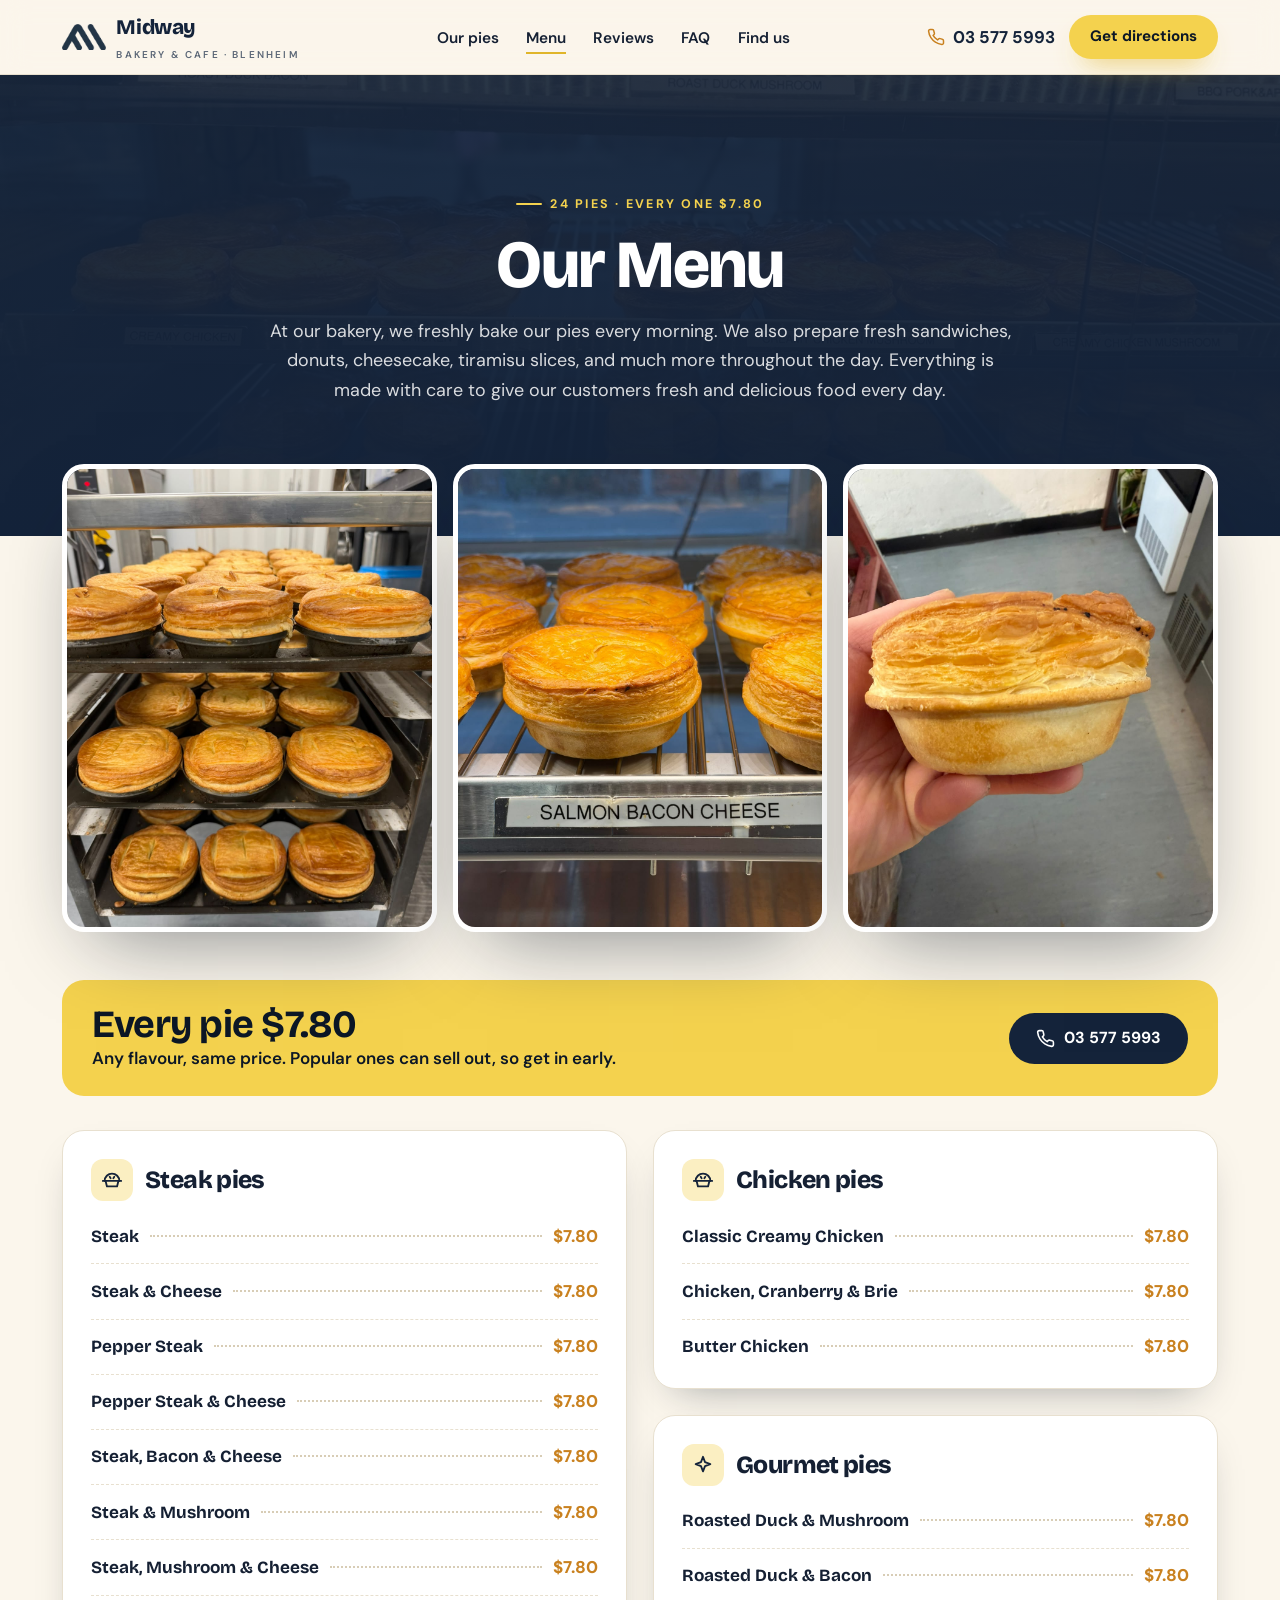
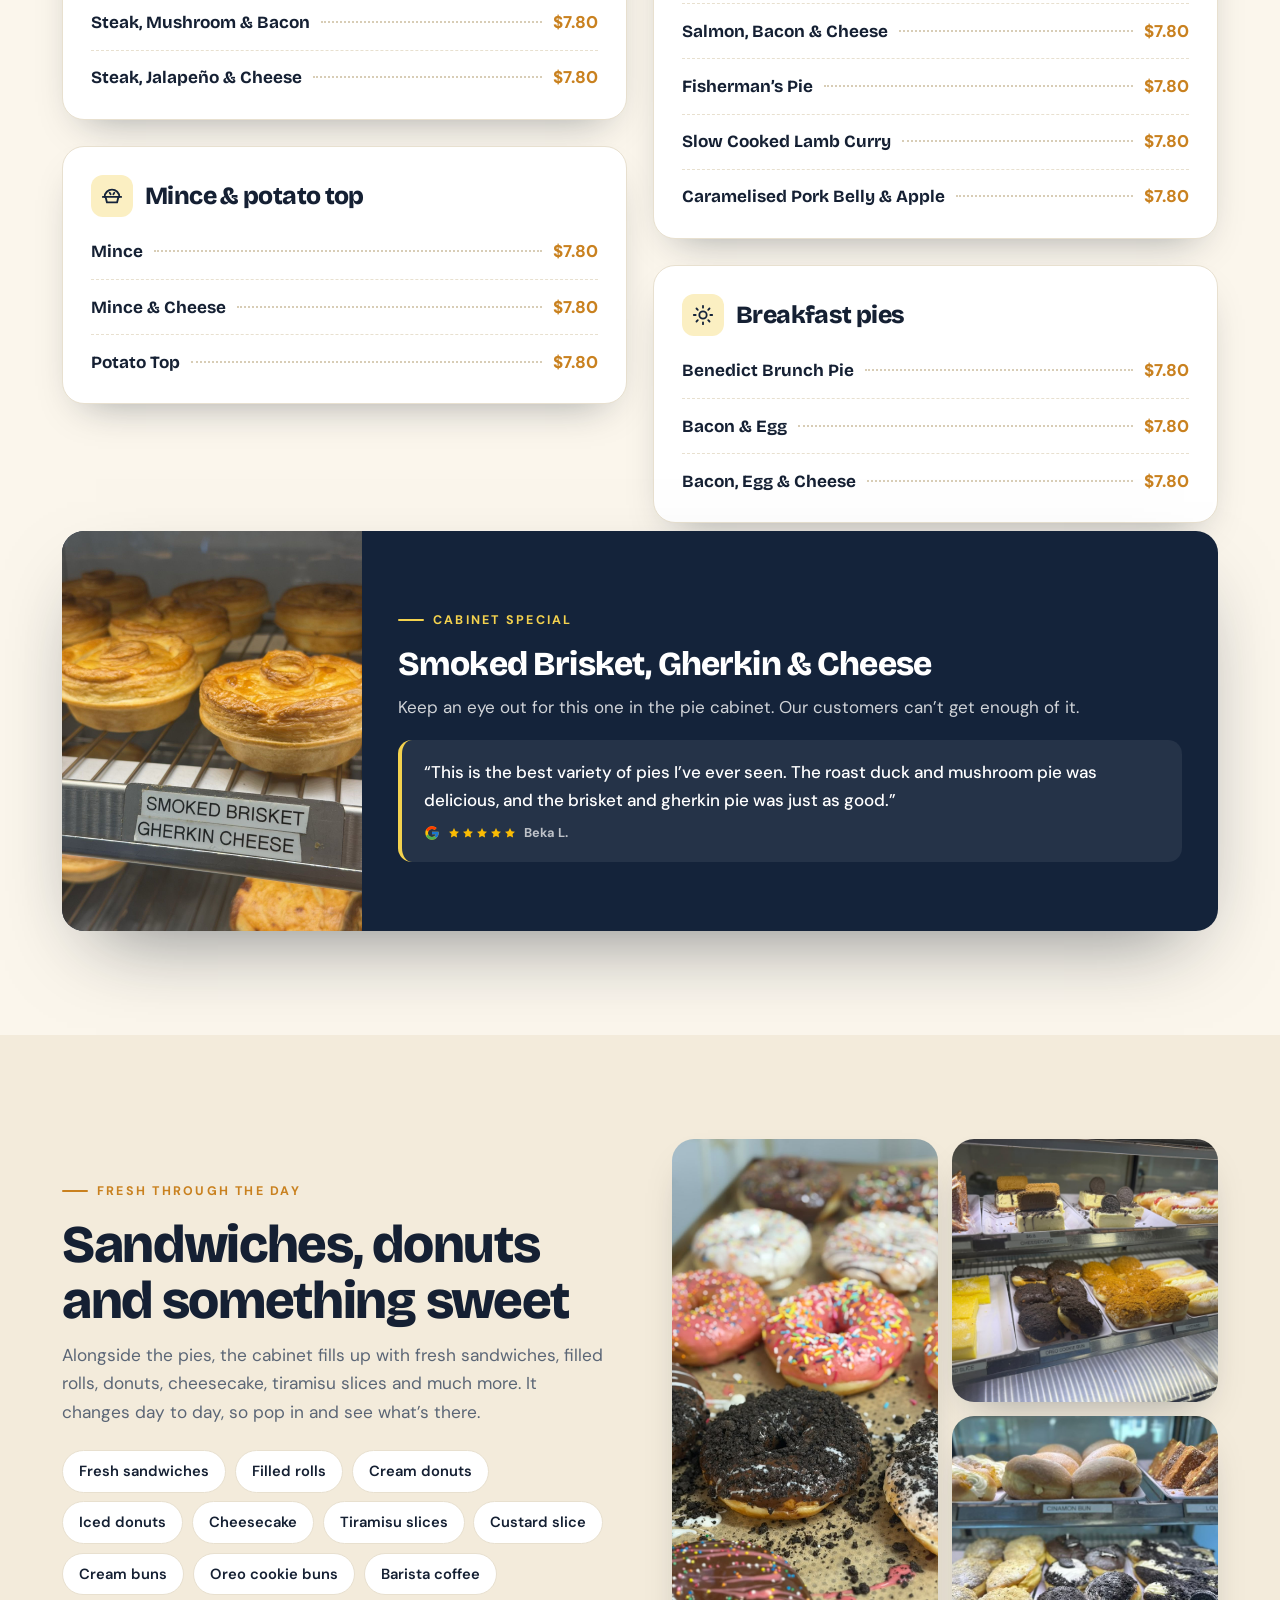
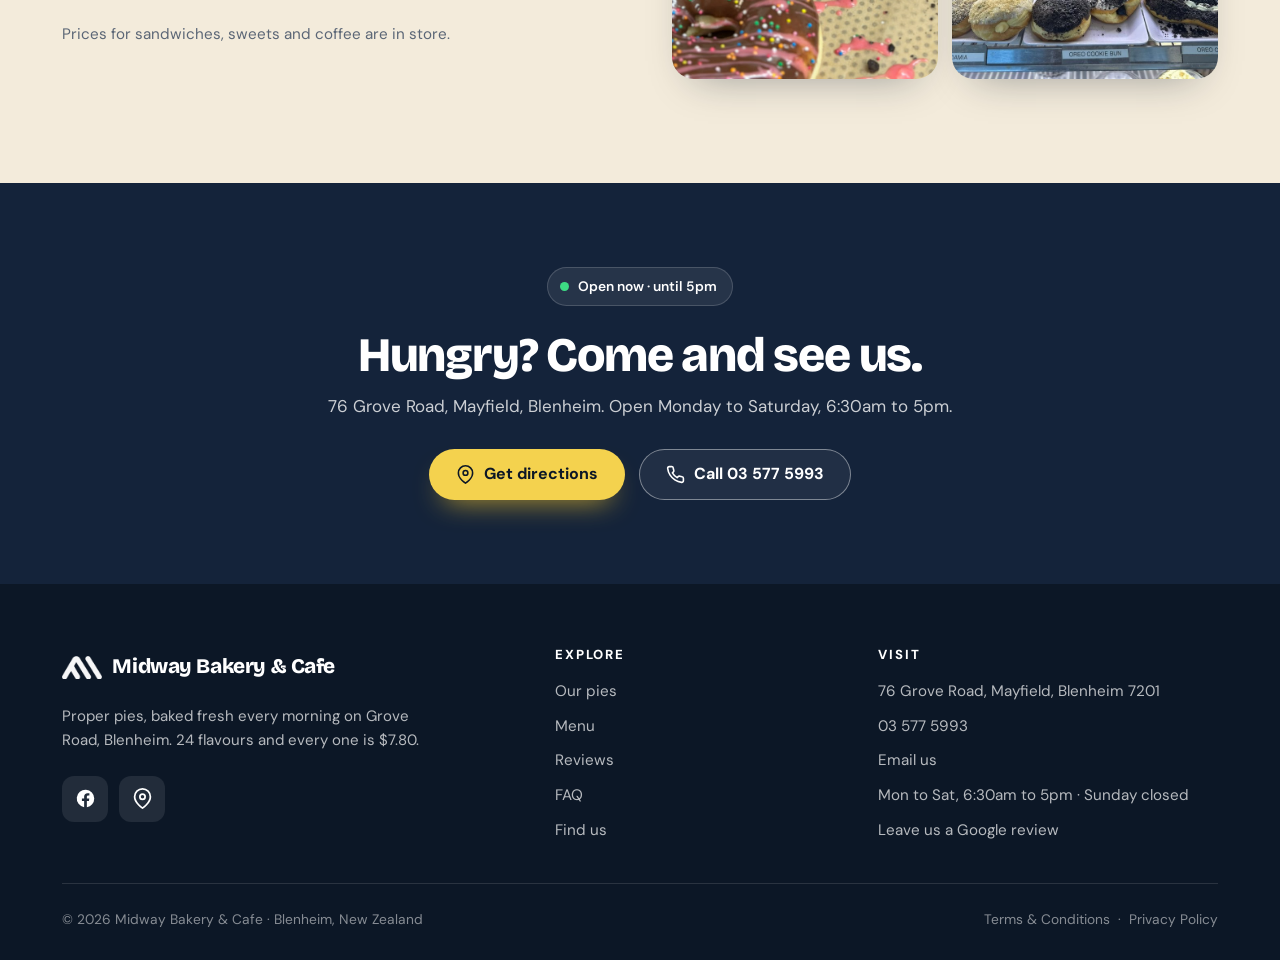
<file: menu.html>
<!DOCTYPE html>
<html lang="en-NZ">
<head>
<meta charset="UTF-8">
<meta name="viewport" content="width=device-width, initial-scale=1">
<title>Our Menu | Midway Bakery &amp; Cafe, Blenheim: 24 Pies, $7.80 Each</title>
<meta name="description" content="The Midway pie menu: 24 flavours baked fresh every morning, every pie $7.80. Steak, mince, chicken, gourmet and breakfast pies, plus sandwiches, donuts and sweets. Grove Road, Blenheim.">
<meta name="theme-color" content="#14233a">
<meta property="og:title" content="Our Menu | Midway Bakery &amp; Cafe, Blenheim: 24 Pies, $7.80 Each">
<meta property="og:description" content="The Midway pie menu: 24 flavours baked fresh every morning, every pie $7.80. Steak, mince, chicken, gourmet and breakfast pies, plus sandwiches, donuts and sweets. Grove Road, Blenheim.">
<meta property="og:type" content="website">
<meta property="og:locale" content="en_NZ">
<meta property="og:site_name" content="Midway Bakery &amp; Cafe">
<meta property="og:image" content="https://midway-bakery-cafe-demo.vercel.app/img/pies-rack.jpg">
<meta name="twitter:card" content="summary_large_image">
<link rel="icon" href="favicon.svg" type="image/svg+xml">
<link rel="preconnect" href="https://fonts.googleapis.com">
<link rel="preconnect" href="https://fonts.gstatic.com" crossorigin>
<link href="https://fonts.googleapis.com/css2?family=Bricolage+Grotesque:opsz,wght@12..96,600;12..96,700;12..96,800&family=DM+Sans:opsz,wght@9..40,400;9..40,500;9..40,600;9..40,700;9..40,800&display=swap" rel="stylesheet">
<link rel="stylesheet" href="styles.css">
<script>try{if(sessionStorage.getItem("mw-intro"))document.documentElement.classList.add("no-intro")}catch(e){}</script>
<script type="application/ld+json">{"@context":"https://schema.org","@type":"Menu","name":"Midway Bakery & Cafe pie menu","url":"https://midway-bakery-cafe-demo.vercel.app/menu.html","inLanguage":"en-NZ","hasMenuSection":[{"@type":"MenuSection","name":"Steak pies","hasMenuItem":[{"@type":"MenuItem","name":"Steak","offers":{"@type":"Offer","price":"7.80","priceCurrency":"NZD"}},{"@type":"MenuItem","name":"Steak & Cheese","offers":{"@type":"Offer","price":"7.80","priceCurrency":"NZD"}},{"@type":"MenuItem","name":"Pepper Steak","offers":{"@type":"Offer","price":"7.80","priceCurrency":"NZD"}},{"@type":"MenuItem","name":"Pepper Steak & Cheese","offers":{"@type":"Offer","price":"7.80","priceCurrency":"NZD"}},{"@type":"MenuItem","name":"Steak, Bacon & Cheese","offers":{"@type":"Offer","price":"7.80","priceCurrency":"NZD"}},{"@type":"MenuItem","name":"Steak & Mushroom","offers":{"@type":"Offer","price":"7.80","priceCurrency":"NZD"}},{"@type":"MenuItem","name":"Steak, Mushroom & Cheese","offers":{"@type":"Offer","price":"7.80","priceCurrency":"NZD"}},{"@type":"MenuItem","name":"Steak, Mushroom & Bacon","offers":{"@type":"Offer","price":"7.80","priceCurrency":"NZD"}},{"@type":"MenuItem","name":"Steak, Jalapeño & Cheese","offers":{"@type":"Offer","price":"7.80","priceCurrency":"NZD"}}]},{"@type":"MenuSection","name":"Mince & potato top","hasMenuItem":[{"@type":"MenuItem","name":"Mince","offers":{"@type":"Offer","price":"7.80","priceCurrency":"NZD"}},{"@type":"MenuItem","name":"Mince & Cheese","offers":{"@type":"Offer","price":"7.80","priceCurrency":"NZD"}},{"@type":"MenuItem","name":"Potato Top","offers":{"@type":"Offer","price":"7.80","priceCurrency":"NZD"}}]},{"@type":"MenuSection","name":"Chicken pies","hasMenuItem":[{"@type":"MenuItem","name":"Classic Creamy Chicken","offers":{"@type":"Offer","price":"7.80","priceCurrency":"NZD"}},{"@type":"MenuItem","name":"Chicken, Cranberry & Brie","offers":{"@type":"Offer","price":"7.80","priceCurrency":"NZD"}},{"@type":"MenuItem","name":"Butter Chicken","offers":{"@type":"Offer","price":"7.80","priceCurrency":"NZD"}}]},{"@type":"MenuSection","name":"Gourmet pies","hasMenuItem":[{"@type":"MenuItem","name":"Roasted Duck & Mushroom","offers":{"@type":"Offer","price":"7.80","priceCurrency":"NZD"}},{"@type":"MenuItem","name":"Roasted Duck & Bacon","offers":{"@type":"Offer","price":"7.80","priceCurrency":"NZD"}},{"@type":"MenuItem","name":"Salmon, Bacon & Cheese","offers":{"@type":"Offer","price":"7.80","priceCurrency":"NZD"}},{"@type":"MenuItem","name":"Fisherman’s Pie","offers":{"@type":"Offer","price":"7.80","priceCurrency":"NZD"}},{"@type":"MenuItem","name":"Slow Cooked Lamb Curry","offers":{"@type":"Offer","price":"7.80","priceCurrency":"NZD"}},{"@type":"MenuItem","name":"Caramelised Pork Belly & Apple","offers":{"@type":"Offer","price":"7.80","priceCurrency":"NZD"}}]},{"@type":"MenuSection","name":"Breakfast pies","hasMenuItem":[{"@type":"MenuItem","name":"Benedict Brunch Pie","offers":{"@type":"Offer","price":"7.80","priceCurrency":"NZD"}},{"@type":"MenuItem","name":"Bacon & Egg","offers":{"@type":"Offer","price":"7.80","priceCurrency":"NZD"}},{"@type":"MenuItem","name":"Bacon, Egg & Cheese","offers":{"@type":"Offer","price":"7.80","priceCurrency":"NZD"}}]}]}</script>
</head>
<body>
<svg width="0" height="0" style="position:absolute" aria-hidden="true" focusable="false">
  <symbol id="i-google" viewBox="0 0 48 48"><path fill="#FFC107" d="M43.6 20.1H42V20H24v8h11.3C33.7 32.7 29.2 36 24 36c-6.6 0-12-5.4-12-12s5.4-12 12-12c3.1 0 5.8 1.2 8 3l5.7-5.7C34 6.1 29.3 4 24 4 13 4 4 13 4 24s9 20 20 20 20-9 20-20c0-1.3-.1-2.6-.4-3.9z"/><path fill="#FF3D00" d="M6.3 14.7l6.6 4.8C14.7 15.1 19 12 24 12c3.1 0 5.8 1.2 8 3l5.7-5.7C34 6.1 29.3 4 24 4 16.3 4 9.7 8.3 6.3 14.7z"/><path fill="#4CAF50" d="M24 44c5.2 0 9.9-2 13.4-5.2l-6.2-5.2c-2 1.5-4.5 2.4-7.2 2.4-5.2 0-9.6-3.3-11.3-8l-6.5 5C9.5 39.6 16.2 44 24 44z"/><path fill="#1976D2" d="M43.6 20.1H42V20H24v8h11.3c-.8 2.2-2.2 4.2-4.1 5.6l6.2 5.2C37 39.2 44 34 44 24c0-1.3-.1-2.6-.4-3.9z"/></symbol>
  <symbol id="i-star" viewBox="0 0 24 24"><path fill="currentColor" d="M12 2l3.09 6.26L22 9.27l-5 4.87 1.18 6.88L12 17.77l-6.18 3.25L7 14.14l-5-4.87 6.91-1.01L12 2z"/></symbol>
  <symbol id="i-phone" viewBox="0 0 24 24"><path fill="none" stroke="currentColor" stroke-width="2" stroke-linecap="round" stroke-linejoin="round" d="M22 16.92v3a2 2 0 0 1-2.18 2 19.79 19.79 0 0 1-8.63-3.07 19.5 19.5 0 0 1-6-6 19.79 19.79 0 0 1-3.07-8.67A2 2 0 0 1 4.11 2h3a2 2 0 0 1 2 1.72c.13.96.36 1.9.7 2.81a2 2 0 0 1-.45 2.11L8.09 9.91a16 16 0 0 0 6 6l1.27-1.27a2 2 0 0 1 2.11-.45c.9.34 1.85.57 2.81.7A2 2 0 0 1 22 16.92z"/></symbol>
  <symbol id="i-pin" viewBox="0 0 24 24"><g fill="none" stroke="currentColor" stroke-width="2" stroke-linecap="round" stroke-linejoin="round"><path d="M21 10c0 7-9 13-9 13s-9-6-9-13a9 9 0 0 1 18 0z"/><circle cx="12" cy="10" r="3"/></g></symbol>
  <symbol id="i-pie" viewBox="0 0 24 24"><g fill="none" stroke="currentColor" stroke-width="2" stroke-linecap="round" stroke-linejoin="round"><path d="M4 13a8 8 0 0 1 16 0"/><path d="M2 13h20"/><path d="M5 13l1.5 6h11L19 13"/><path d="M9.5 8.5l1 1.5M14.5 8.5l-1 1.5"/></g></symbol>
  <symbol id="i-sun" viewBox="0 0 24 24"><g fill="none" stroke="currentColor" stroke-width="2" stroke-linecap="round"><circle cx="12" cy="12" r="4"/><path d="M12 2v2M12 20v2M4.9 4.9l1.4 1.4M17.7 17.7l1.4 1.4M2 12h2M20 12h2M4.9 19.1l1.4-1.4M17.7 6.3l1.4-1.4"/></g></symbol>
  <symbol id="i-spark" viewBox="0 0 24 24"><path fill="none" stroke="currentColor" stroke-width="2" stroke-linejoin="round" d="M12 3l2.2 5.8L20 11l-5.8 2.2L12 19l-2.2-5.8L4 11l5.8-2.2L12 3z"/></symbol>
  <symbol id="i-check" viewBox="0 0 24 24"><path fill="none" stroke="currentColor" stroke-width="3" stroke-linecap="round" stroke-linejoin="round" d="M20 6 9 17l-5-5"/></symbol>
  <symbol id="i-plus" viewBox="0 0 24 24"><path fill="none" stroke="currentColor" stroke-width="2.5" stroke-linecap="round" d="M12 5v14M5 12h14"/></symbol>
  <symbol id="i-mail" viewBox="0 0 24 24"><g fill="none" stroke="currentColor" stroke-width="2" stroke-linecap="round" stroke-linejoin="round"><rect x="2" y="4" width="20" height="16" rx="2"/><path d="m22 7-10 6L2 7"/></g></symbol>
  <symbol id="i-clock" viewBox="0 0 24 24"><g fill="none" stroke="currentColor" stroke-width="2" stroke-linecap="round" stroke-linejoin="round"><circle cx="12" cy="12" r="10"/><path d="M12 6v6l4 2"/></g></symbol>
  <symbol id="i-fb" viewBox="0 0 24 24"><path fill="currentColor" d="M22 12a10 10 0 1 0-11.56 9.87v-6.99H7.9V12h2.54V9.8c0-2.5 1.49-3.89 3.77-3.89 1.09 0 2.24.2 2.24.2v2.46h-1.26c-1.24 0-1.63.77-1.63 1.56V12h2.78l-.44 2.88h-2.34v6.99A10 10 0 0 0 22 12z"/></symbol>
  <symbol id="i-arrow" viewBox="0 0 24 24"><path fill="none" stroke="currentColor" stroke-width="2" stroke-linecap="round" stroke-linejoin="round" d="M5 12h14M13 6l6 6-6 6"/></symbol>
</svg>

<!-- intro overlay -->
<div id="intro">
  <img class="intro-logo" src="img/logo-white.png" alt="Midway Bakery &amp; Cafe" width="600" height="539">
  <div class="intro-bar"></div>
</div>

<!-- nav -->
<header class="nav">
  <div class="container nav-inner">
    <a href="index.html" class="brand">
      <img class="brand-logo" src="img/logo-mark.png" alt="Midway Bakery &amp; Cafe logo" width="240" height="139">
      <span>Midway<small>Bakery &amp; Cafe · Blenheim</small></span>
    </a>
    <nav aria-label="Main">
      <ul class="nav-links">
        <li><a href="index.html#pies">Our pies</a></li>
        <li><a href="menu.html" aria-current="page">Menu</a></li>
        <li><a href="index.html#reviews">Reviews</a></li>
        <li><a href="index.html#faq">FAQ</a></li>
        <li><a href="index.html#contact">Find us</a></li>
      </ul>
    </nav>
    <div class="nav-cta">
      <a href="tel:+6435775993" class="nav-call"><svg aria-hidden="true"><use href="#i-phone"/></svg>03 577 5993</a>
      <a href="https://www.google.com/maps/dir/?api=1&amp;destination=Midway%20bakery%20%26%20Cafe%2C%2076%20Grove%20Road%2C%20Mayfield%2C%20Blenheim%207201" target="_blank" rel="noopener" class="btn btn-primary">Get directions</a>
    </div>
    <button class="hamb" aria-label="Open menu" aria-expanded="false" aria-controls="mobileMenu"><svg viewBox="0 0 24 24" fill="none" stroke="currentColor" stroke-width="2" stroke-linecap="round"><path d="M4 7h16M4 12h16M4 17h16"/></svg></button>
  </div>
</header>
<div class="mobile-menu" id="mobileMenu">
  <ul>
    <li><a href="index.html#pies">Our pies</a></li>
    <li><a href="menu.html">Menu</a></li>
    <li><a href="index.html#reviews">Reviews</a></li>
    <li><a href="index.html#faq">FAQ</a></li>
    <li><a href="index.html#contact">Find us</a></li>
    <li><a href="tel:+6435775993" class="btn btn-primary">Call 03 577 5993</a></li>
  </ul>
</div>

<main>
<section class="page-hero photo">
  <div class="container">
    <span class="eyebrow">24 pies · every one $7.80</span>
    <h1>Our Menu</h1>
    <p>At our bakery, we freshly bake our pies every morning. We also prepare fresh sandwiches, donuts, cheesecake, tiramisu slices, and much more throughout the day. Everything is made with care to give our customers fresh and delicious food every day.</p>
  </div>
</section>

<section class="section menu-section">
  <div class="container">
    <div class="menu-top">
      <img src="img/pies-rack.jpg" alt="Racks of freshly baked Midway pies" width="1200" height="1600">
      <img src="img/pie-salmon-bacon-cheese.jpg" alt="Salmon, bacon and cheese pies in the cabinet" width="1200" height="1600">
      <img src="img/pie-flaky.jpg" alt="A Midway pie showing its flaky pastry" width="1200" height="1600">
    </div>
    <div class="menu-banner reveal">
      <div><b>Every pie $7.80</b><span>Any flavour, same price. Popular ones can sell out, so get in early.</span></div>
      <a href="tel:+6435775993" class="btn btn-dark"><svg aria-hidden="true"><use href="#i-phone"/></svg>03 577 5993</a>
    </div>
    <div class="menu-grid">
      <div class="menu-card reveal"><h2><span class="ic"><svg aria-hidden="true"><use href="#i-pie"/></svg></span>Steak pies</h2><div class="menu-item"><span class="name">Steak</span><span class="dots"></span><span class="price">$7.80</span></div><div class="menu-item"><span class="name">Steak &amp; Cheese</span><span class="dots"></span><span class="price">$7.80</span></div><div class="menu-item"><span class="name">Pepper Steak</span><span class="dots"></span><span class="price">$7.80</span></div><div class="menu-item"><span class="name">Pepper Steak &amp; Cheese</span><span class="dots"></span><span class="price">$7.80</span></div><div class="menu-item"><span class="name">Steak, Bacon &amp; Cheese</span><span class="dots"></span><span class="price">$7.80</span></div><div class="menu-item"><span class="name">Steak &amp; Mushroom</span><span class="dots"></span><span class="price">$7.80</span></div><div class="menu-item"><span class="name">Steak, Mushroom &amp; Cheese</span><span class="dots"></span><span class="price">$7.80</span></div><div class="menu-item"><span class="name">Steak, Mushroom &amp; Bacon</span><span class="dots"></span><span class="price">$7.80</span></div><div class="menu-item"><span class="name">Steak, Jalape&ntilde;o &amp; Cheese</span><span class="dots"></span><span class="price">$7.80</span></div></div>
      <div class="menu-card reveal"><h2><span class="ic"><svg aria-hidden="true"><use href="#i-pie"/></svg></span>Mince &amp; potato top</h2><div class="menu-item"><span class="name">Mince</span><span class="dots"></span><span class="price">$7.80</span></div><div class="menu-item"><span class="name">Mince &amp; Cheese</span><span class="dots"></span><span class="price">$7.80</span></div><div class="menu-item"><span class="name">Potato Top</span><span class="dots"></span><span class="price">$7.80</span></div></div>
      <div class="menu-card reveal"><h2><span class="ic"><svg aria-hidden="true"><use href="#i-pie"/></svg></span>Chicken pies</h2><div class="menu-item"><span class="name">Classic Creamy Chicken</span><span class="dots"></span><span class="price">$7.80</span></div><div class="menu-item"><span class="name">Chicken, Cranberry &amp; Brie</span><span class="dots"></span><span class="price">$7.80</span></div><div class="menu-item"><span class="name">Butter Chicken</span><span class="dots"></span><span class="price">$7.80</span></div></div>
      <div class="menu-card reveal"><h2><span class="ic"><svg aria-hidden="true"><use href="#i-spark"/></svg></span>Gourmet pies</h2><div class="menu-item"><span class="name">Roasted Duck &amp; Mushroom</span><span class="dots"></span><span class="price">$7.80</span></div><div class="menu-item"><span class="name">Roasted Duck &amp; Bacon</span><span class="dots"></span><span class="price">$7.80</span></div><div class="menu-item"><span class="name">Salmon, Bacon &amp; Cheese</span><span class="dots"></span><span class="price">$7.80</span></div><div class="menu-item"><span class="name">Fisherman&rsquo;s Pie</span><span class="dots"></span><span class="price">$7.80</span></div><div class="menu-item"><span class="name">Slow Cooked Lamb Curry</span><span class="dots"></span><span class="price">$7.80</span></div><div class="menu-item"><span class="name">Caramelised Pork Belly &amp; Apple</span><span class="dots"></span><span class="price">$7.80</span></div></div>
      <div class="menu-card reveal"><h2><span class="ic"><svg aria-hidden="true"><use href="#i-sun"/></svg></span>Breakfast pies</h2><div class="menu-item"><span class="name">Benedict Brunch Pie</span><span class="dots"></span><span class="price">$7.80</span></div><div class="menu-item"><span class="name">Bacon &amp; Egg</span><span class="dots"></span><span class="price">$7.80</span></div><div class="menu-item"><span class="name">Bacon, Egg &amp; Cheese</span><span class="dots"></span><span class="price">$7.80</span></div></div>
    </div>
    <div class="special reveal">
      <img src="img/pie-brisket-special.jpg" alt="Smoked brisket, gherkin and cheese pies in the Midway cabinet" loading="lazy" width="1200" height="1600">
      <div class="special-body">
        <span class="eyebrow">Cabinet special</span>
        <h3>Smoked Brisket, Gherkin &amp; Cheese</h3>
        <p>Keep an eye out for this one in the pie cabinet. Our customers can&rsquo;t get enough of it.</p>
        <div class="quote-card">
          <p>&ldquo;This is the best variety of pies I&rsquo;ve ever seen. The roast duck and mushroom pie was delicious, and the brisket and gherkin pie was just as good.&rdquo;</p>
          <div class="fav-by"><svg class="g" aria-label="Google"><use href="#i-google"/></svg><span class="stars" aria-label="5 out of 5 stars"><svg aria-hidden="true"><use href="#i-star"/></svg><svg aria-hidden="true"><use href="#i-star"/></svg><svg aria-hidden="true"><use href="#i-star"/></svg><svg aria-hidden="true"><use href="#i-star"/></svg><svg aria-hidden="true"><use href="#i-star"/></svg></span><span>Beka L.</span></div>
        </div>
      </div>
    </div>
  </div>
</section>

<section class="section bg-bone">
  <div class="container split">
    <div class="reveal">
      <span class="eyebrow">Fresh through the day</span>
      <h2>Sandwiches, donuts and something sweet</h2>
      <p class="lead">Alongside the pies, the cabinet fills up with fresh sandwiches, filled rolls, donuts, cheesecake, tiramisu slices and much more. It changes day to day, so pop in and see what&rsquo;s there.</p>
      <ul class="chips">
        <li>Fresh sandwiches</li><li>Filled rolls</li><li>Cream donuts</li><li>Iced donuts</li><li>Cheesecake</li><li>Tiramisu slices</li><li>Custard slice</li><li>Cream buns</li><li>Oreo cookie buns</li><li>Barista coffee</li>
      </ul>
      <p class="menu-note">Prices for sandwiches, sweets and coffee are in store.</p>
    </div>
    <div class="sweets-media reveal">
      <img src="img/donuts.jpg" alt="Iced and Oreo donuts made at Midway" loading="lazy" width="1200" height="1600">
      <img src="img/sweets-cabinet.jpg" alt="Custard slice, cheesecake and cream buns in the Midway cabinet" loading="lazy" width="1600" height="1200">
      <img src="img/svc-pastry.jpg" alt="Cinnamon buns and Oreo cookie buns in the cabinet" loading="lazy">
    </div>
  </div>
</section>

<section class="cta-band dark">
  <div class="container reveal">
    <div class="status hero-status"><span class="status-dot"></span><span data-open-status>Open Monday to Saturday, 6:30am to 5pm</span></div>
    <h2>Hungry? Come and see us.</h2>
    <p>76 Grove Road, Mayfield, Blenheim. Open Monday to Saturday, 6:30am to 5pm.</p>
    <div class="center-cta">
      <a href="https://www.google.com/maps/dir/?api=1&amp;destination=Midway%20bakery%20%26%20Cafe%2C%2076%20Grove%20Road%2C%20Mayfield%2C%20Blenheim%207201" target="_blank" rel="noopener" class="btn btn-primary"><svg aria-hidden="true"><use href="#i-pin"/></svg>Get directions</a>
      <a href="tel:+6435775993" class="btn btn-ghost"><svg aria-hidden="true"><use href="#i-phone"/></svg>Call 03 577 5993</a>
    </div>
  </div>
</section>
</main>

<!-- footer -->
<footer class="footer">
  <div class="container">
    <div class="footer-grid">
      <div>
        <div class="brand" style="font-size:1.3rem">
          <img class="brand-logo" src="img/logo-mark-white.png" alt="Midway Bakery &amp; Cafe logo" width="240" height="139">
          <span>Midway Bakery &amp; Cafe</span>
        </div>
        <p>Proper pies, baked fresh every morning on Grove Road, Blenheim. 24 flavours and every one is $7.80.</p>
        <div class="socials">
          <a href="https://www.facebook.com/p/Midway-bakery-and-cafe-61577578721236/" target="_blank" rel="noopener" aria-label="Midway Bakery &amp; Cafe on Facebook"><svg aria-hidden="true"><use href="#i-fb"/></svg></a>
          <a href="https://www.google.com/maps?cid=18403112760416275690" target="_blank" rel="noopener" aria-label="Midway Bakery &amp; Cafe on Google"><svg aria-hidden="true"><use href="#i-pin"/></svg></a>
        </div>
      </div>
      <div>
        <h4>Explore</h4>
        <ul>
          <li><a href="index.html#pies">Our pies</a></li>
          <li><a href="menu.html">Menu</a></li>
          <li><a href="index.html#reviews">Reviews</a></li>
          <li><a href="index.html#faq">FAQ</a></li>
          <li><a href="index.html#contact">Find us</a></li>
        </ul>
      </div>
      <div>
        <h4>Visit</h4>
        <ul>
          <li><a href="https://www.google.com/maps?cid=18403112760416275690" target="_blank" rel="noopener">76 Grove Road, Mayfield, Blenheim 7201</a></li>
          <li><a href="tel:+6435775993">03 577 5993</a></li>
          <li><a href="#" data-gmail data-user="midwaybakerycafe76" data-domain="gmail.com" data-su="Enquiry%20from%20your%20website" data-body="Hi%20Midway%20Bakery%20%26%20Cafe%2C%0A%0A">Email us</a></li>
          <li>Mon to Sat, 6:30am to 5pm · Sunday closed</li>
          <li><a href="https://www.google.com/search?q=Midway+bakery+%26+Cafe+Blenheim#lrd=0x6d39150078d40d97:0xff64fd8d3e120cea,3,,,," target="_blank" rel="noopener">Leave us a Google review</a></li>
        </ul>
      </div>
    </div>
    <div class="footer-bottom">
      <span>&copy; <span id="year">2026</span> Midway Bakery &amp; Cafe · Blenheim, New Zealand</span>
      <span><a href="terms.html">Terms &amp; Conditions</a> &nbsp;·&nbsp; <a href="privacy.html">Privacy Policy</a></span>
    </div>
  </div>
</footer>

<!-- mobile action bar -->
<nav class="mobile-bar" aria-label="Quick actions">
  <a href="tel:+6435775993"><svg aria-hidden="true"><use href="#i-phone"/></svg>Call</a>
  <a href="menu.html" class="primary"><svg aria-hidden="true"><use href="#i-pie"/></svg>Pie menu</a>
  <a href="https://www.google.com/maps/dir/?api=1&amp;destination=Midway%20bakery%20%26%20Cafe%2C%2076%20Grove%20Road%2C%20Mayfield%2C%20Blenheim%207201" target="_blank" rel="noopener"><svg aria-hidden="true"><use href="#i-pin"/></svg>Directions</a>
</nav>

<script src="app.js"></script>
</body>
</html>
</file>
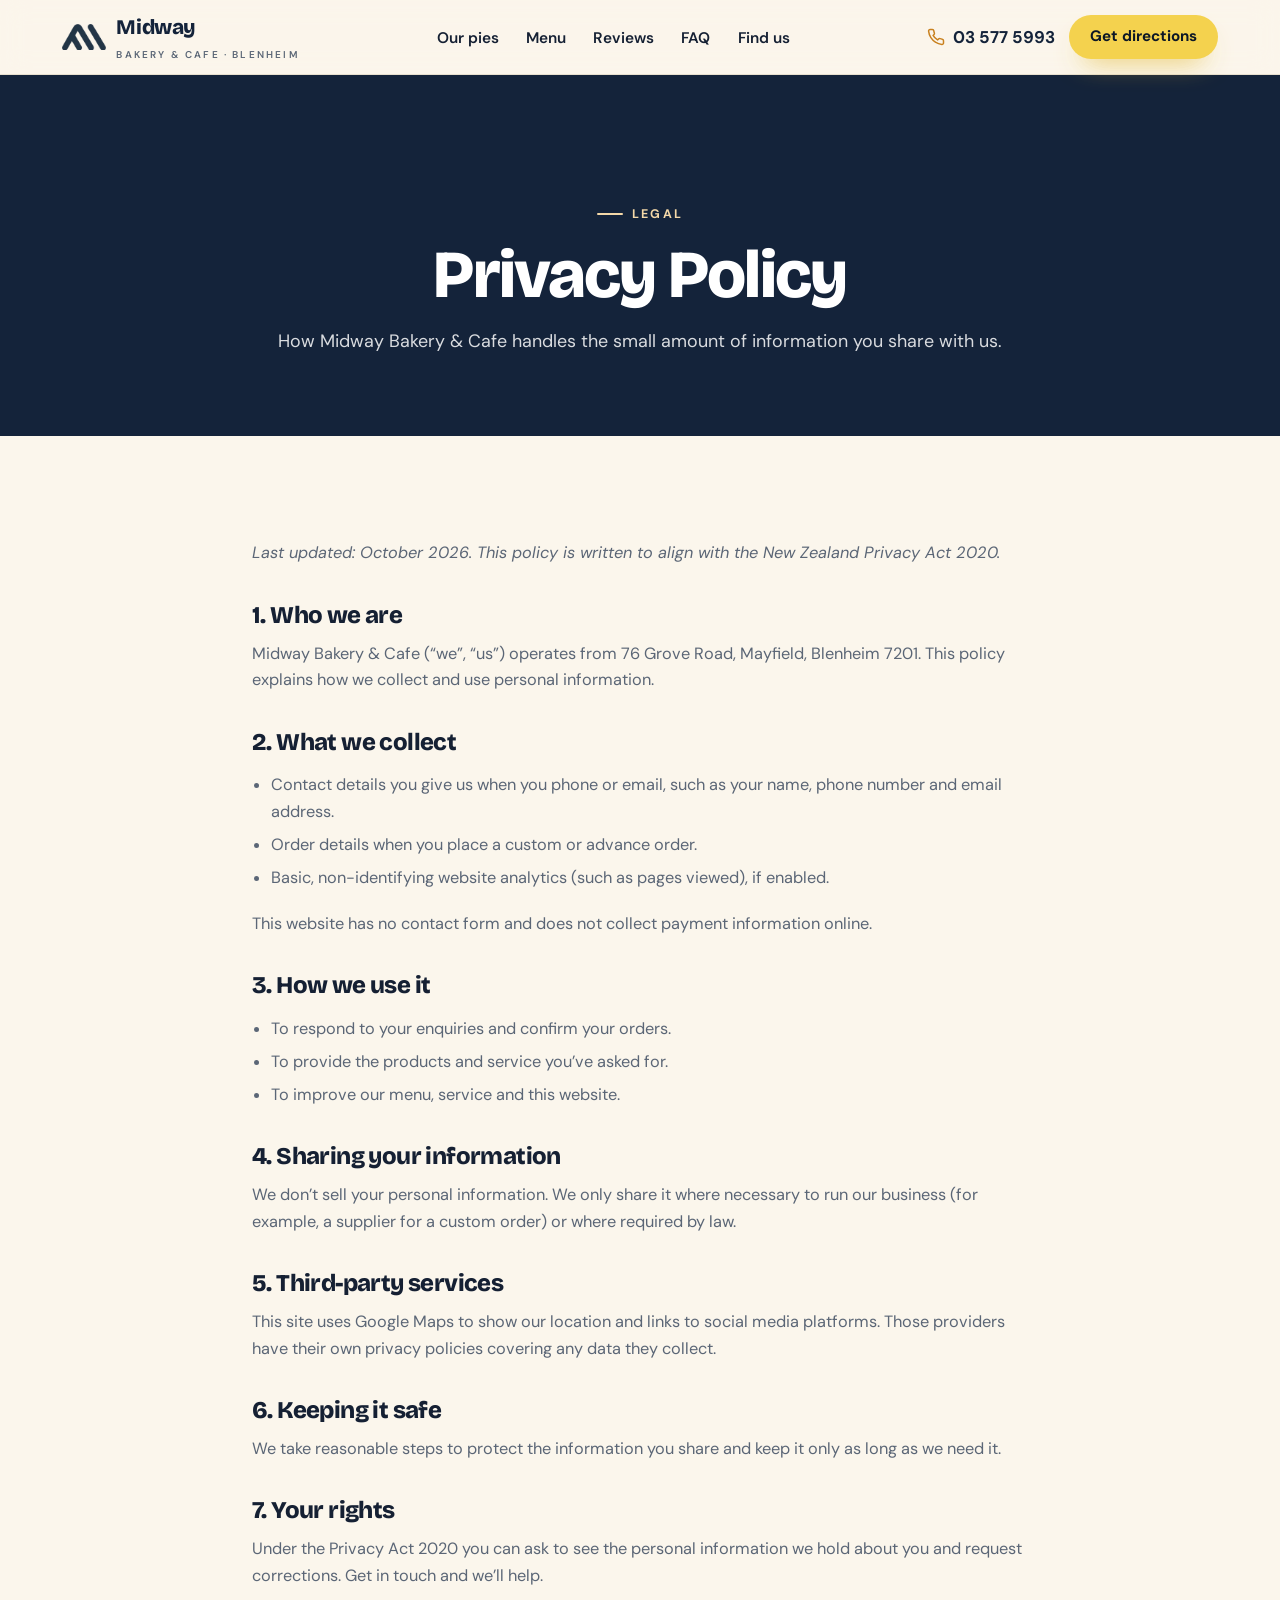
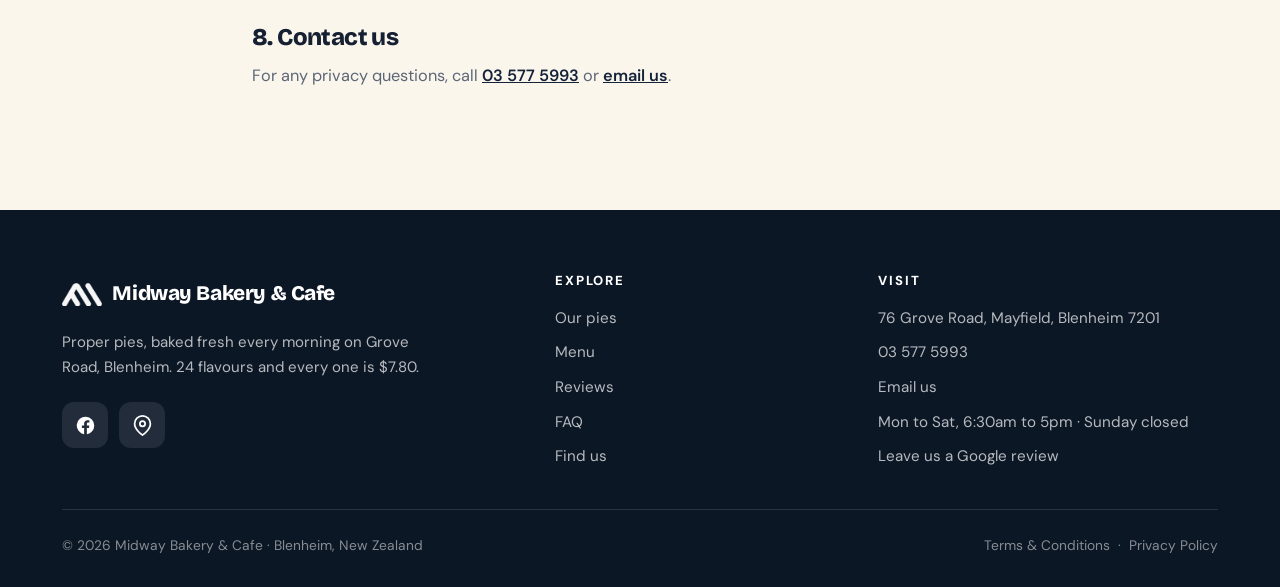
<file: privacy.html>
<!DOCTYPE html>
<html lang="en-NZ">
<head>
<meta charset="UTF-8">
<meta name="viewport" content="width=device-width, initial-scale=1">
<title>Privacy Policy | Midway Bakery &amp; Cafe, Blenheim</title>
<meta name="description" content="Privacy Policy for Midway Bakery &amp; Cafe, Blenheim.">
<meta name="theme-color" content="#14233a">
<meta property="og:title" content="Privacy Policy | Midway Bakery &amp; Cafe, Blenheim">
<meta property="og:description" content="Privacy Policy for Midway Bakery &amp; Cafe, Blenheim.">
<meta property="og:type" content="website">
<meta property="og:locale" content="en_NZ">
<meta property="og:site_name" content="Midway Bakery &amp; Cafe">
<meta property="og:image" content="https://midway-bakery-cafe-demo.vercel.app/img/pies-tray.jpg">
<meta name="twitter:card" content="summary_large_image">
<link rel="icon" href="favicon.svg" type="image/svg+xml">
<link rel="preconnect" href="https://fonts.googleapis.com">
<link rel="preconnect" href="https://fonts.gstatic.com" crossorigin>
<link href="https://fonts.googleapis.com/css2?family=Bricolage+Grotesque:opsz,wght@12..96,600;12..96,700;12..96,800&family=DM+Sans:opsz,wght@9..40,400;9..40,500;9..40,600;9..40,700;9..40,800&display=swap" rel="stylesheet">
<link rel="stylesheet" href="styles.css">
<script>try{if(sessionStorage.getItem("mw-intro"))document.documentElement.classList.add("no-intro")}catch(e){}</script>
</head>
<body>
<svg width="0" height="0" style="position:absolute" aria-hidden="true" focusable="false">
  <symbol id="i-google" viewBox="0 0 48 48"><path fill="#FFC107" d="M43.6 20.1H42V20H24v8h11.3C33.7 32.7 29.2 36 24 36c-6.6 0-12-5.4-12-12s5.4-12 12-12c3.1 0 5.8 1.2 8 3l5.7-5.7C34 6.1 29.3 4 24 4 13 4 4 13 4 24s9 20 20 20 20-9 20-20c0-1.3-.1-2.6-.4-3.9z"/><path fill="#FF3D00" d="M6.3 14.7l6.6 4.8C14.7 15.1 19 12 24 12c3.1 0 5.8 1.2 8 3l5.7-5.7C34 6.1 29.3 4 24 4 16.3 4 9.7 8.3 6.3 14.7z"/><path fill="#4CAF50" d="M24 44c5.2 0 9.9-2 13.4-5.2l-6.2-5.2c-2 1.5-4.5 2.4-7.2 2.4-5.2 0-9.6-3.3-11.3-8l-6.5 5C9.5 39.6 16.2 44 24 44z"/><path fill="#1976D2" d="M43.6 20.1H42V20H24v8h11.3c-.8 2.2-2.2 4.2-4.1 5.6l6.2 5.2C37 39.2 44 34 44 24c0-1.3-.1-2.6-.4-3.9z"/></symbol>
  <symbol id="i-star" viewBox="0 0 24 24"><path fill="currentColor" d="M12 2l3.09 6.26L22 9.27l-5 4.87 1.18 6.88L12 17.77l-6.18 3.25L7 14.14l-5-4.87 6.91-1.01L12 2z"/></symbol>
  <symbol id="i-phone" viewBox="0 0 24 24"><path fill="none" stroke="currentColor" stroke-width="2" stroke-linecap="round" stroke-linejoin="round" d="M22 16.92v3a2 2 0 0 1-2.18 2 19.79 19.79 0 0 1-8.63-3.07 19.5 19.5 0 0 1-6-6 19.79 19.79 0 0 1-3.07-8.67A2 2 0 0 1 4.11 2h3a2 2 0 0 1 2 1.72c.13.96.36 1.9.7 2.81a2 2 0 0 1-.45 2.11L8.09 9.91a16 16 0 0 0 6 6l1.27-1.27a2 2 0 0 1 2.11-.45c.9.34 1.85.57 2.81.7A2 2 0 0 1 22 16.92z"/></symbol>
  <symbol id="i-pin" viewBox="0 0 24 24"><g fill="none" stroke="currentColor" stroke-width="2" stroke-linecap="round" stroke-linejoin="round"><path d="M21 10c0 7-9 13-9 13s-9-6-9-13a9 9 0 0 1 18 0z"/><circle cx="12" cy="10" r="3"/></g></symbol>
  <symbol id="i-pie" viewBox="0 0 24 24"><g fill="none" stroke="currentColor" stroke-width="2" stroke-linecap="round" stroke-linejoin="round"><path d="M4 13a8 8 0 0 1 16 0"/><path d="M2 13h20"/><path d="M5 13l1.5 6h11L19 13"/><path d="M9.5 8.5l1 1.5M14.5 8.5l-1 1.5"/></g></symbol>
  <symbol id="i-sun" viewBox="0 0 24 24"><g fill="none" stroke="currentColor" stroke-width="2" stroke-linecap="round"><circle cx="12" cy="12" r="4"/><path d="M12 2v2M12 20v2M4.9 4.9l1.4 1.4M17.7 17.7l1.4 1.4M2 12h2M20 12h2M4.9 19.1l1.4-1.4M17.7 6.3l1.4-1.4"/></g></symbol>
  <symbol id="i-spark" viewBox="0 0 24 24"><path fill="none" stroke="currentColor" stroke-width="2" stroke-linejoin="round" d="M12 3l2.2 5.8L20 11l-5.8 2.2L12 19l-2.2-5.8L4 11l5.8-2.2L12 3z"/></symbol>
  <symbol id="i-check" viewBox="0 0 24 24"><path fill="none" stroke="currentColor" stroke-width="3" stroke-linecap="round" stroke-linejoin="round" d="M20 6 9 17l-5-5"/></symbol>
  <symbol id="i-plus" viewBox="0 0 24 24"><path fill="none" stroke="currentColor" stroke-width="2.5" stroke-linecap="round" d="M12 5v14M5 12h14"/></symbol>
  <symbol id="i-mail" viewBox="0 0 24 24"><g fill="none" stroke="currentColor" stroke-width="2" stroke-linecap="round" stroke-linejoin="round"><rect x="2" y="4" width="20" height="16" rx="2"/><path d="m22 7-10 6L2 7"/></g></symbol>
  <symbol id="i-clock" viewBox="0 0 24 24"><g fill="none" stroke="currentColor" stroke-width="2" stroke-linecap="round" stroke-linejoin="round"><circle cx="12" cy="12" r="10"/><path d="M12 6v6l4 2"/></g></symbol>
  <symbol id="i-fb" viewBox="0 0 24 24"><path fill="currentColor" d="M22 12a10 10 0 1 0-11.56 9.87v-6.99H7.9V12h2.54V9.8c0-2.5 1.49-3.89 3.77-3.89 1.09 0 2.24.2 2.24.2v2.46h-1.26c-1.24 0-1.63.77-1.63 1.56V12h2.78l-.44 2.88h-2.34v6.99A10 10 0 0 0 22 12z"/></symbol>
  <symbol id="i-arrow" viewBox="0 0 24 24"><path fill="none" stroke="currentColor" stroke-width="2" stroke-linecap="round" stroke-linejoin="round" d="M5 12h14M13 6l6 6-6 6"/></symbol>
</svg>

<!-- intro overlay -->
<div id="intro">
  <img class="intro-logo" src="img/logo-white.png" alt="Midway Bakery &amp; Cafe" width="600" height="539">
  <div class="intro-bar"></div>
</div>

<!-- nav -->
<header class="nav">
  <div class="container nav-inner">
    <a href="index.html" class="brand">
      <img class="brand-logo" src="img/logo-mark.png" alt="Midway Bakery &amp; Cafe logo" width="240" height="139">
      <span>Midway<small>Bakery &amp; Cafe · Blenheim</small></span>
    </a>
    <nav aria-label="Main">
      <ul class="nav-links">
        <li><a href="index.html#pies">Our pies</a></li>
        <li><a href="menu.html">Menu</a></li>
        <li><a href="index.html#reviews">Reviews</a></li>
        <li><a href="index.html#faq">FAQ</a></li>
        <li><a href="index.html#contact">Find us</a></li>
      </ul>
    </nav>
    <div class="nav-cta">
      <a href="tel:+6435775993" class="nav-call"><svg aria-hidden="true"><use href="#i-phone"/></svg>03 577 5993</a>
      <a href="https://www.google.com/maps/dir/?api=1&amp;destination=Midway%20bakery%20%26%20Cafe%2C%2076%20Grove%20Road%2C%20Mayfield%2C%20Blenheim%207201" target="_blank" rel="noopener" class="btn btn-primary">Get directions</a>
    </div>
    <button class="hamb" aria-label="Open menu" aria-expanded="false" aria-controls="mobileMenu"><svg viewBox="0 0 24 24" fill="none" stroke="currentColor" stroke-width="2" stroke-linecap="round"><path d="M4 7h16M4 12h16M4 17h16"/></svg></button>
  </div>
</header>
<div class="mobile-menu" id="mobileMenu">
  <ul>
    <li><a href="index.html#pies">Our pies</a></li>
    <li><a href="menu.html">Menu</a></li>
    <li><a href="index.html#reviews">Reviews</a></li>
    <li><a href="index.html#faq">FAQ</a></li>
    <li><a href="index.html#contact">Find us</a></li>
    <li><a href="tel:+6435775993" class="btn btn-primary">Call 03 577 5993</a></li>
  </ul>
</div>

<main>
<section class="page-hero">
  <div class="container">
    <span class="eyebrow" style="display:inline-flex;color:#f4d8a8">Legal</span>
    <h1>Privacy Policy</h1>
    <p>How Midway Bakery &amp; Cafe handles the small amount of information you share with us.</p>
  </div>
</section>

<section class="section bg-cream">
  <div class="container prose">
    <p><em>Last updated: October 2026. This policy is written to align with the New Zealand Privacy Act 2020.</em></p>

    <h2>1. Who we are</h2>
    <p>Midway Bakery &amp; Cafe (&ldquo;we&rdquo;, &ldquo;us&rdquo;) operates from 76 Grove Road, Mayfield, Blenheim 7201. This policy explains how we collect and use personal information.</p>

    <h2>2. What we collect</h2>
    <ul>
      <li>Contact details you give us when you phone or email, such as your name, phone number and email address.</li>
      <li>Order details when you place a custom or advance order.</li>
      <li>Basic, non-identifying website analytics (such as pages viewed), if enabled.</li>
    </ul>
    <p>This website has no contact form and does not collect payment information online.</p>

    <h2>3. How we use it</h2>
    <ul>
      <li>To respond to your enquiries and confirm your orders.</li>
      <li>To provide the products and service you&rsquo;ve asked for.</li>
      <li>To improve our menu, service and this website.</li>
    </ul>

    <h2>4. Sharing your information</h2>
    <p>We don&rsquo;t sell your personal information. We only share it where necessary to run our business (for example, a supplier for a custom order) or where required by law.</p>

    <h2>5. Third-party services</h2>
    <p>This site uses Google Maps to show our location and links to social media platforms. Those providers have their own privacy policies covering any data they collect.</p>

    <h2>6. Keeping it safe</h2>
    <p>We take reasonable steps to protect the information you share and keep it only as long as we need it.</p>

    <h2>7. Your rights</h2>
    <p>Under the Privacy Act 2020 you can ask to see the personal information we hold about you and request corrections. Get in touch and we&rsquo;ll help.</p>

    <h2>8. Contact us</h2>
    <p>For any privacy questions, call <a href="tel:+6435775993">03 577 5993</a> or <a href="#" data-gmail data-user="midwaybakerycafe76" data-domain="gmail.com" data-su="Privacy%20question" data-body="Hi%20Midway%20Bakery%20%26%20Cafe%2C%0A%0A">email us</a>.</p>
  </div>
</section>
</main>

<!-- footer -->
<footer class="footer">
  <div class="container">
    <div class="footer-grid">
      <div>
        <div class="brand" style="font-size:1.3rem">
          <img class="brand-logo" src="img/logo-mark-white.png" alt="Midway Bakery &amp; Cafe logo" width="240" height="139">
          <span>Midway Bakery &amp; Cafe</span>
        </div>
        <p>Proper pies, baked fresh every morning on Grove Road, Blenheim. 24 flavours and every one is $7.80.</p>
        <div class="socials">
          <a href="https://www.facebook.com/p/Midway-bakery-and-cafe-61577578721236/" target="_blank" rel="noopener" aria-label="Midway Bakery &amp; Cafe on Facebook"><svg aria-hidden="true"><use href="#i-fb"/></svg></a>
          <a href="https://www.google.com/maps?cid=18403112760416275690" target="_blank" rel="noopener" aria-label="Midway Bakery &amp; Cafe on Google"><svg aria-hidden="true"><use href="#i-pin"/></svg></a>
        </div>
      </div>
      <div>
        <h4>Explore</h4>
        <ul>
          <li><a href="index.html#pies">Our pies</a></li>
          <li><a href="menu.html">Menu</a></li>
          <li><a href="index.html#reviews">Reviews</a></li>
          <li><a href="index.html#faq">FAQ</a></li>
          <li><a href="index.html#contact">Find us</a></li>
        </ul>
      </div>
      <div>
        <h4>Visit</h4>
        <ul>
          <li><a href="https://www.google.com/maps?cid=18403112760416275690" target="_blank" rel="noopener">76 Grove Road, Mayfield, Blenheim 7201</a></li>
          <li><a href="tel:+6435775993">03 577 5993</a></li>
          <li><a href="#" data-gmail data-user="midwaybakerycafe76" data-domain="gmail.com" data-su="Enquiry%20from%20your%20website" data-body="Hi%20Midway%20Bakery%20%26%20Cafe%2C%0A%0A">Email us</a></li>
          <li>Mon to Sat, 6:30am to 5pm · Sunday closed</li>
          <li><a href="https://www.google.com/search?q=Midway+bakery+%26+Cafe+Blenheim#lrd=0x6d39150078d40d97:0xff64fd8d3e120cea,3,,,," target="_blank" rel="noopener">Leave us a Google review</a></li>
        </ul>
      </div>
    </div>
    <div class="footer-bottom">
      <span>&copy; <span id="year">2026</span> Midway Bakery &amp; Cafe · Blenheim, New Zealand</span>
      <span><a href="terms.html">Terms &amp; Conditions</a> &nbsp;·&nbsp; <a href="privacy.html">Privacy Policy</a></span>
    </div>
  </div>
</footer>

<!-- mobile action bar -->
<nav class="mobile-bar" aria-label="Quick actions">
  <a href="tel:+6435775993"><svg aria-hidden="true"><use href="#i-phone"/></svg>Call</a>
  <a href="menu.html" class="primary"><svg aria-hidden="true"><use href="#i-pie"/></svg>Pie menu</a>
  <a href="https://www.google.com/maps/dir/?api=1&amp;destination=Midway%20bakery%20%26%20Cafe%2C%2076%20Grove%20Road%2C%20Mayfield%2C%20Blenheim%207201" target="_blank" rel="noopener"><svg aria-hidden="true"><use href="#i-pin"/></svg>Directions</a>
</nav>

<script src="app.js"></script>
</body>
</html>
</file>
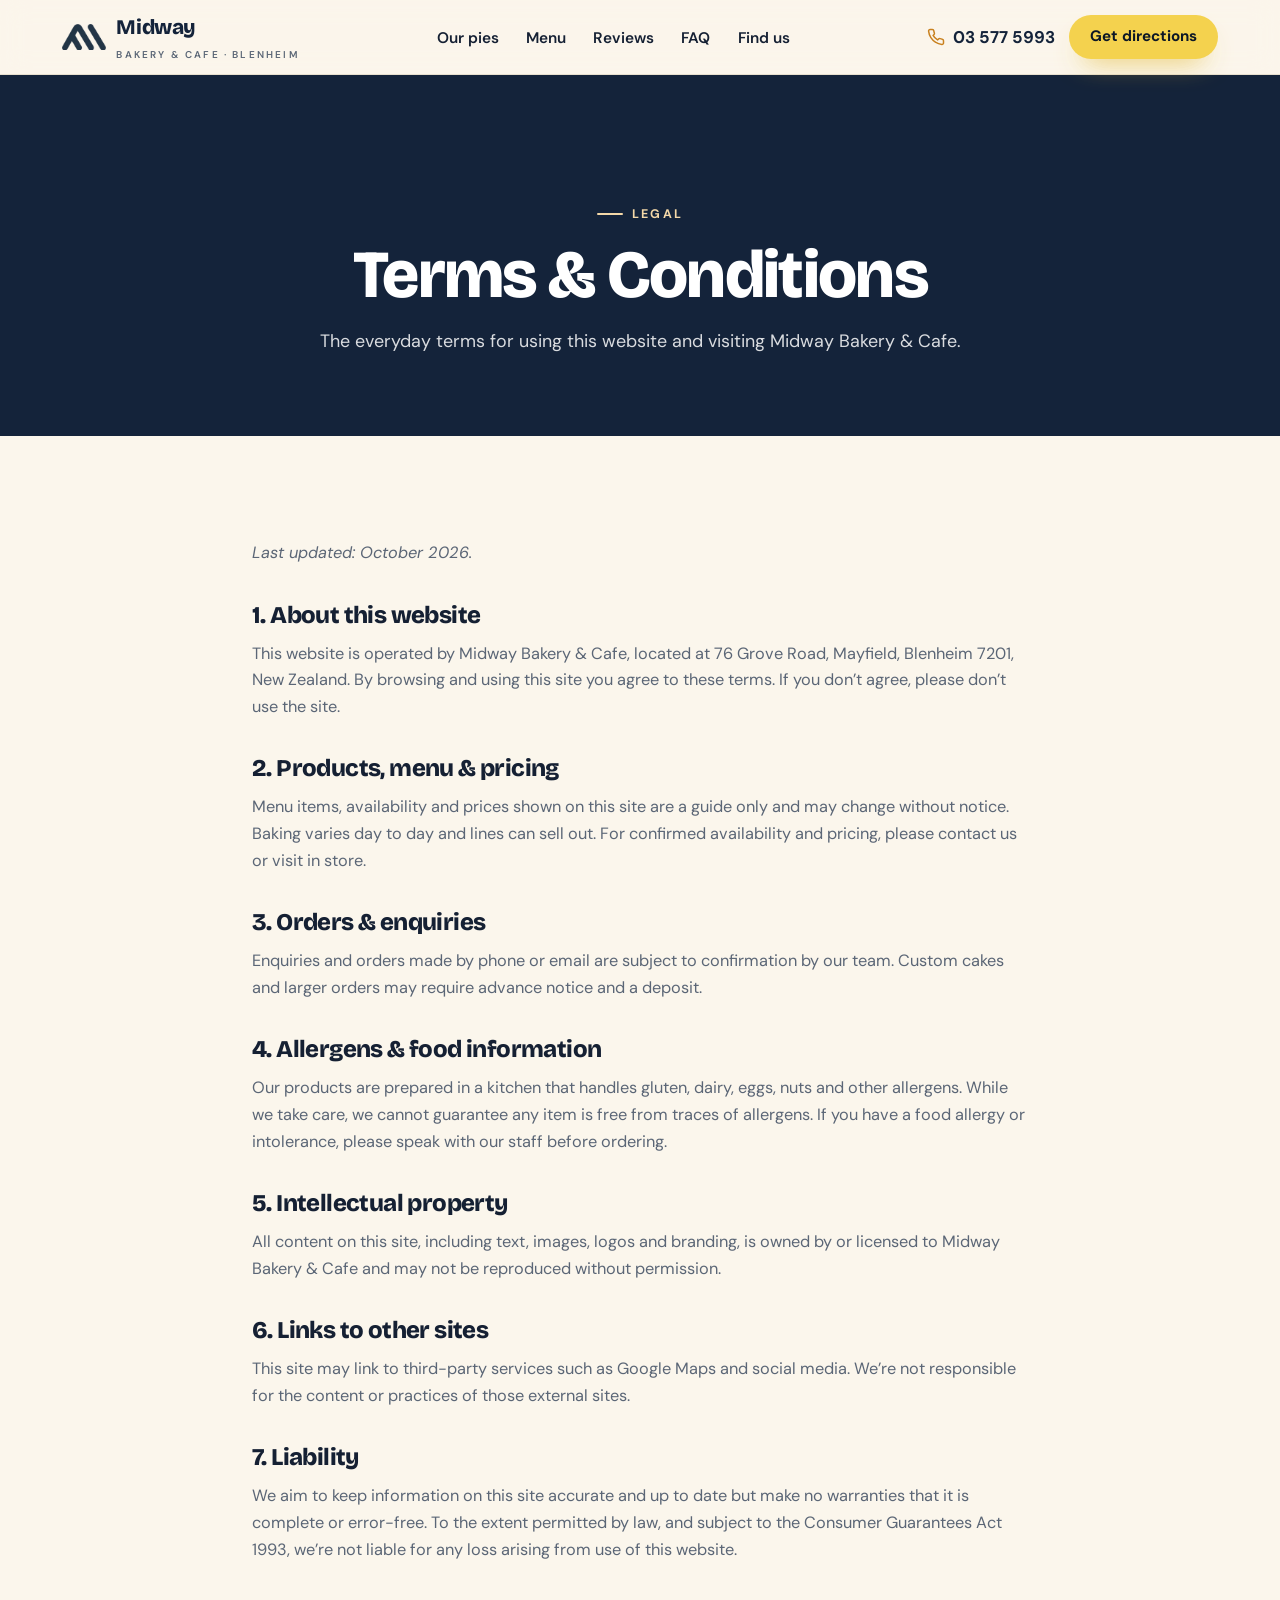
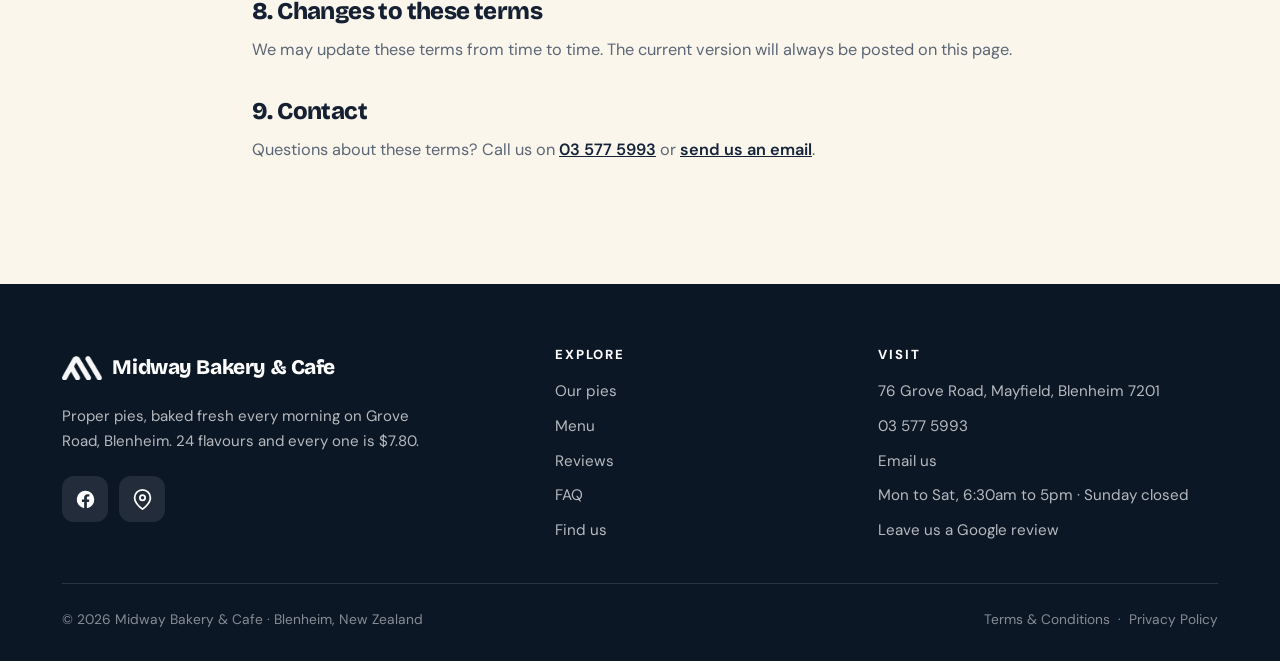
<file: terms.html>
<!DOCTYPE html>
<html lang="en-NZ">
<head>
<meta charset="UTF-8">
<meta name="viewport" content="width=device-width, initial-scale=1">
<title>Terms &amp; Conditions | Midway Bakery &amp; Cafe, Blenheim</title>
<meta name="description" content="Terms &amp; Conditions for Midway Bakery &amp; Cafe, Blenheim.">
<meta name="theme-color" content="#14233a">
<meta property="og:title" content="Terms &amp; Conditions | Midway Bakery &amp; Cafe, Blenheim">
<meta property="og:description" content="Terms &amp; Conditions for Midway Bakery &amp; Cafe, Blenheim.">
<meta property="og:type" content="website">
<meta property="og:locale" content="en_NZ">
<meta property="og:site_name" content="Midway Bakery &amp; Cafe">
<meta property="og:image" content="https://midway-bakery-cafe-demo.vercel.app/img/pies-tray.jpg">
<meta name="twitter:card" content="summary_large_image">
<link rel="icon" href="favicon.svg" type="image/svg+xml">
<link rel="preconnect" href="https://fonts.googleapis.com">
<link rel="preconnect" href="https://fonts.gstatic.com" crossorigin>
<link href="https://fonts.googleapis.com/css2?family=Bricolage+Grotesque:opsz,wght@12..96,600;12..96,700;12..96,800&family=DM+Sans:opsz,wght@9..40,400;9..40,500;9..40,600;9..40,700;9..40,800&display=swap" rel="stylesheet">
<link rel="stylesheet" href="styles.css">
<script>try{if(sessionStorage.getItem("mw-intro"))document.documentElement.classList.add("no-intro")}catch(e){}</script>
</head>
<body>
<svg width="0" height="0" style="position:absolute" aria-hidden="true" focusable="false">
  <symbol id="i-google" viewBox="0 0 48 48"><path fill="#FFC107" d="M43.6 20.1H42V20H24v8h11.3C33.7 32.7 29.2 36 24 36c-6.6 0-12-5.4-12-12s5.4-12 12-12c3.1 0 5.8 1.2 8 3l5.7-5.7C34 6.1 29.3 4 24 4 13 4 4 13 4 24s9 20 20 20 20-9 20-20c0-1.3-.1-2.6-.4-3.9z"/><path fill="#FF3D00" d="M6.3 14.7l6.6 4.8C14.7 15.1 19 12 24 12c3.1 0 5.8 1.2 8 3l5.7-5.7C34 6.1 29.3 4 24 4 16.3 4 9.7 8.3 6.3 14.7z"/><path fill="#4CAF50" d="M24 44c5.2 0 9.9-2 13.4-5.2l-6.2-5.2c-2 1.5-4.5 2.4-7.2 2.4-5.2 0-9.6-3.3-11.3-8l-6.5 5C9.5 39.6 16.2 44 24 44z"/><path fill="#1976D2" d="M43.6 20.1H42V20H24v8h11.3c-.8 2.2-2.2 4.2-4.1 5.6l6.2 5.2C37 39.2 44 34 44 24c0-1.3-.1-2.6-.4-3.9z"/></symbol>
  <symbol id="i-star" viewBox="0 0 24 24"><path fill="currentColor" d="M12 2l3.09 6.26L22 9.27l-5 4.87 1.18 6.88L12 17.77l-6.18 3.25L7 14.14l-5-4.87 6.91-1.01L12 2z"/></symbol>
  <symbol id="i-phone" viewBox="0 0 24 24"><path fill="none" stroke="currentColor" stroke-width="2" stroke-linecap="round" stroke-linejoin="round" d="M22 16.92v3a2 2 0 0 1-2.18 2 19.79 19.79 0 0 1-8.63-3.07 19.5 19.5 0 0 1-6-6 19.79 19.79 0 0 1-3.07-8.67A2 2 0 0 1 4.11 2h3a2 2 0 0 1 2 1.72c.13.96.36 1.9.7 2.81a2 2 0 0 1-.45 2.11L8.09 9.91a16 16 0 0 0 6 6l1.27-1.27a2 2 0 0 1 2.11-.45c.9.34 1.85.57 2.81.7A2 2 0 0 1 22 16.92z"/></symbol>
  <symbol id="i-pin" viewBox="0 0 24 24"><g fill="none" stroke="currentColor" stroke-width="2" stroke-linecap="round" stroke-linejoin="round"><path d="M21 10c0 7-9 13-9 13s-9-6-9-13a9 9 0 0 1 18 0z"/><circle cx="12" cy="10" r="3"/></g></symbol>
  <symbol id="i-pie" viewBox="0 0 24 24"><g fill="none" stroke="currentColor" stroke-width="2" stroke-linecap="round" stroke-linejoin="round"><path d="M4 13a8 8 0 0 1 16 0"/><path d="M2 13h20"/><path d="M5 13l1.5 6h11L19 13"/><path d="M9.5 8.5l1 1.5M14.5 8.5l-1 1.5"/></g></symbol>
  <symbol id="i-sun" viewBox="0 0 24 24"><g fill="none" stroke="currentColor" stroke-width="2" stroke-linecap="round"><circle cx="12" cy="12" r="4"/><path d="M12 2v2M12 20v2M4.9 4.9l1.4 1.4M17.7 17.7l1.4 1.4M2 12h2M20 12h2M4.9 19.1l1.4-1.4M17.7 6.3l1.4-1.4"/></g></symbol>
  <symbol id="i-spark" viewBox="0 0 24 24"><path fill="none" stroke="currentColor" stroke-width="2" stroke-linejoin="round" d="M12 3l2.2 5.8L20 11l-5.8 2.2L12 19l-2.2-5.8L4 11l5.8-2.2L12 3z"/></symbol>
  <symbol id="i-check" viewBox="0 0 24 24"><path fill="none" stroke="currentColor" stroke-width="3" stroke-linecap="round" stroke-linejoin="round" d="M20 6 9 17l-5-5"/></symbol>
  <symbol id="i-plus" viewBox="0 0 24 24"><path fill="none" stroke="currentColor" stroke-width="2.5" stroke-linecap="round" d="M12 5v14M5 12h14"/></symbol>
  <symbol id="i-mail" viewBox="0 0 24 24"><g fill="none" stroke="currentColor" stroke-width="2" stroke-linecap="round" stroke-linejoin="round"><rect x="2" y="4" width="20" height="16" rx="2"/><path d="m22 7-10 6L2 7"/></g></symbol>
  <symbol id="i-clock" viewBox="0 0 24 24"><g fill="none" stroke="currentColor" stroke-width="2" stroke-linecap="round" stroke-linejoin="round"><circle cx="12" cy="12" r="10"/><path d="M12 6v6l4 2"/></g></symbol>
  <symbol id="i-fb" viewBox="0 0 24 24"><path fill="currentColor" d="M22 12a10 10 0 1 0-11.56 9.87v-6.99H7.9V12h2.54V9.8c0-2.5 1.49-3.89 3.77-3.89 1.09 0 2.24.2 2.24.2v2.46h-1.26c-1.24 0-1.63.77-1.63 1.56V12h2.78l-.44 2.88h-2.34v6.99A10 10 0 0 0 22 12z"/></symbol>
  <symbol id="i-arrow" viewBox="0 0 24 24"><path fill="none" stroke="currentColor" stroke-width="2" stroke-linecap="round" stroke-linejoin="round" d="M5 12h14M13 6l6 6-6 6"/></symbol>
</svg>

<!-- intro overlay -->
<div id="intro">
  <img class="intro-logo" src="img/logo-white.png" alt="Midway Bakery &amp; Cafe" width="600" height="539">
  <div class="intro-bar"></div>
</div>

<!-- nav -->
<header class="nav">
  <div class="container nav-inner">
    <a href="index.html" class="brand">
      <img class="brand-logo" src="img/logo-mark.png" alt="Midway Bakery &amp; Cafe logo" width="240" height="139">
      <span>Midway<small>Bakery &amp; Cafe · Blenheim</small></span>
    </a>
    <nav aria-label="Main">
      <ul class="nav-links">
        <li><a href="index.html#pies">Our pies</a></li>
        <li><a href="menu.html">Menu</a></li>
        <li><a href="index.html#reviews">Reviews</a></li>
        <li><a href="index.html#faq">FAQ</a></li>
        <li><a href="index.html#contact">Find us</a></li>
      </ul>
    </nav>
    <div class="nav-cta">
      <a href="tel:+6435775993" class="nav-call"><svg aria-hidden="true"><use href="#i-phone"/></svg>03 577 5993</a>
      <a href="https://www.google.com/maps/dir/?api=1&amp;destination=Midway%20bakery%20%26%20Cafe%2C%2076%20Grove%20Road%2C%20Mayfield%2C%20Blenheim%207201" target="_blank" rel="noopener" class="btn btn-primary">Get directions</a>
    </div>
    <button class="hamb" aria-label="Open menu" aria-expanded="false" aria-controls="mobileMenu"><svg viewBox="0 0 24 24" fill="none" stroke="currentColor" stroke-width="2" stroke-linecap="round"><path d="M4 7h16M4 12h16M4 17h16"/></svg></button>
  </div>
</header>
<div class="mobile-menu" id="mobileMenu">
  <ul>
    <li><a href="index.html#pies">Our pies</a></li>
    <li><a href="menu.html">Menu</a></li>
    <li><a href="index.html#reviews">Reviews</a></li>
    <li><a href="index.html#faq">FAQ</a></li>
    <li><a href="index.html#contact">Find us</a></li>
    <li><a href="tel:+6435775993" class="btn btn-primary">Call 03 577 5993</a></li>
  </ul>
</div>

<main>
<section class="page-hero">
  <div class="container">
    <span class="eyebrow" style="display:inline-flex;color:#f4d8a8">Legal</span>
    <h1>Terms &amp; Conditions</h1>
    <p>The everyday terms for using this website and visiting Midway Bakery &amp; Cafe.</p>
  </div>
</section>

<section class="section bg-cream">
  <div class="container prose">
    <p><em>Last updated: October 2026.</em></p>

    <h2>1. About this website</h2>
    <p>This website is operated by Midway Bakery &amp; Cafe, located at 76 Grove Road, Mayfield, Blenheim 7201, New Zealand. By browsing and using this site you agree to these terms. If you don&rsquo;t agree, please don&rsquo;t use the site.</p>

    <h2>2. Products, menu &amp; pricing</h2>
    <p>Menu items, availability and prices shown on this site are a guide only and may change without notice. Baking varies day to day and lines can sell out. For confirmed availability and pricing, please contact us or visit in store.</p>

    <h2>3. Orders &amp; enquiries</h2>
    <p>Enquiries and orders made by phone or email are subject to confirmation by our team. Custom cakes and larger orders may require advance notice and a deposit.</p>

    <h2>4. Allergens &amp; food information</h2>
    <p>Our products are prepared in a kitchen that handles gluten, dairy, eggs, nuts and other allergens. While we take care, we cannot guarantee any item is free from traces of allergens. If you have a food allergy or intolerance, please speak with our staff before ordering.</p>

    <h2>5. Intellectual property</h2>
    <p>All content on this site, including text, images, logos and branding, is owned by or licensed to Midway Bakery &amp; Cafe and may not be reproduced without permission.</p>

    <h2>6. Links to other sites</h2>
    <p>This site may link to third-party services such as Google Maps and social media. We&rsquo;re not responsible for the content or practices of those external sites.</p>

    <h2>7. Liability</h2>
    <p>We aim to keep information on this site accurate and up to date but make no warranties that it is complete or error-free. To the extent permitted by law, and subject to the Consumer Guarantees Act 1993, we&rsquo;re not liable for any loss arising from use of this website.</p>

    <h2>8. Changes to these terms</h2>
    <p>We may update these terms from time to time. The current version will always be posted on this page.</p>

    <h2>9. Contact</h2>
    <p>Questions about these terms? Call us on <a href="tel:+6435775993">03 577 5993</a> or <a href="#" data-gmail data-user="midwaybakerycafe76" data-domain="gmail.com" data-su="Question%20about%20your%20terms" data-body="Hi%20Midway%20Bakery%20%26%20Cafe%2C%0A%0A">send us an email</a>.</p>
  </div>
</section>
</main>

<!-- footer -->
<footer class="footer">
  <div class="container">
    <div class="footer-grid">
      <div>
        <div class="brand" style="font-size:1.3rem">
          <img class="brand-logo" src="img/logo-mark-white.png" alt="Midway Bakery &amp; Cafe logo" width="240" height="139">
          <span>Midway Bakery &amp; Cafe</span>
        </div>
        <p>Proper pies, baked fresh every morning on Grove Road, Blenheim. 24 flavours and every one is $7.80.</p>
        <div class="socials">
          <a href="https://www.facebook.com/p/Midway-bakery-and-cafe-61577578721236/" target="_blank" rel="noopener" aria-label="Midway Bakery &amp; Cafe on Facebook"><svg aria-hidden="true"><use href="#i-fb"/></svg></a>
          <a href="https://www.google.com/maps?cid=18403112760416275690" target="_blank" rel="noopener" aria-label="Midway Bakery &amp; Cafe on Google"><svg aria-hidden="true"><use href="#i-pin"/></svg></a>
        </div>
      </div>
      <div>
        <h4>Explore</h4>
        <ul>
          <li><a href="index.html#pies">Our pies</a></li>
          <li><a href="menu.html">Menu</a></li>
          <li><a href="index.html#reviews">Reviews</a></li>
          <li><a href="index.html#faq">FAQ</a></li>
          <li><a href="index.html#contact">Find us</a></li>
        </ul>
      </div>
      <div>
        <h4>Visit</h4>
        <ul>
          <li><a href="https://www.google.com/maps?cid=18403112760416275690" target="_blank" rel="noopener">76 Grove Road, Mayfield, Blenheim 7201</a></li>
          <li><a href="tel:+6435775993">03 577 5993</a></li>
          <li><a href="#" data-gmail data-user="midwaybakerycafe76" data-domain="gmail.com" data-su="Enquiry%20from%20your%20website" data-body="Hi%20Midway%20Bakery%20%26%20Cafe%2C%0A%0A">Email us</a></li>
          <li>Mon to Sat, 6:30am to 5pm · Sunday closed</li>
          <li><a href="https://www.google.com/search?q=Midway+bakery+%26+Cafe+Blenheim#lrd=0x6d39150078d40d97:0xff64fd8d3e120cea,3,,,," target="_blank" rel="noopener">Leave us a Google review</a></li>
        </ul>
      </div>
    </div>
    <div class="footer-bottom">
      <span>&copy; <span id="year">2026</span> Midway Bakery &amp; Cafe · Blenheim, New Zealand</span>
      <span><a href="terms.html">Terms &amp; Conditions</a> &nbsp;·&nbsp; <a href="privacy.html">Privacy Policy</a></span>
    </div>
  </div>
</footer>

<!-- mobile action bar -->
<nav class="mobile-bar" aria-label="Quick actions">
  <a href="tel:+6435775993"><svg aria-hidden="true"><use href="#i-phone"/></svg>Call</a>
  <a href="menu.html" class="primary"><svg aria-hidden="true"><use href="#i-pie"/></svg>Pie menu</a>
  <a href="https://www.google.com/maps/dir/?api=1&amp;destination=Midway%20bakery%20%26%20Cafe%2C%2076%20Grove%20Road%2C%20Mayfield%2C%20Blenheim%207201" target="_blank" rel="noopener"><svg aria-hidden="true"><use href="#i-pin"/></svg>Directions</a>
</nav>

<script src="app.js"></script>
</body>
</html>
</file>
<file: styles.css>
/* ===== Midway Bakery & Cafe: shared styles ===== */
:root{
  --navy:#14233a;
  --navy-2:#1c2f47;
  --navy-3:#0c1726;
  --cream:#fbf6ec;
  --bone:#f3ebdb;
  --card:#ffffff;
  --ink:#152033;
  --muted:#5b6676;
  --line:#e8e0cf;
  --gold:#f4d24e;
  --gold-deep:#e0b52a;
  --gold-soft:#fbefc2;
  --crust:#c9811f;
  --g-star:#fbbc04;
  --radius:22px;
  --radius-sm:14px;
  --shadow:0 18px 40px -22px rgba(12,23,38,.42);
  --shadow-lg:0 34px 80px -34px rgba(12,23,38,.55);
  --maxw:1200px;
  --font-head:"Bricolage Grotesque",Georgia,serif;
  --font-body:"DM Sans",system-ui,sans-serif;
}
*{box-sizing:border-box}
html{scroll-behavior:smooth;scroll-padding-top:86px}
body{margin:0;font-family:var(--font-body);color:var(--ink);background:var(--cream);line-height:1.65;font-size:17px;-webkit-font-smoothing:antialiased;overflow-x:hidden}
img{max-width:100%;height:auto;display:block}
a{color:inherit;text-decoration:none}
h1,h2,h3,h4{font-family:var(--font-head);font-weight:800;line-height:1.05;margin:0;letter-spacing:-.025em}
p{margin:0 0 1rem}
.container{width:100%;max-width:var(--maxw);margin:0 auto;padding:0 22px}
.eyebrow{display:inline-flex;align-items:center;gap:.55rem;font-size:.78rem;font-weight:700;letter-spacing:.18em;text-transform:uppercase;color:var(--crust);margin-bottom:1rem}
.eyebrow::before{content:"";width:26px;height:2px;background:currentColor;border-radius:2px}
.section{padding:104px 0}
.section h2{font-size:clamp(2rem,4.6vw,3.3rem);margin-bottom:.8rem}
.lead{color:var(--muted);max-width:60ch;font-size:1.08rem}
.sec-head{max-width:720px;margin:0 auto 52px;text-align:center}
.sec-head .lead{margin:0 auto}
.bg-bone{background:var(--bone)}
.dark{background:var(--navy);color:#fff}
.dark h2,.dark h3{color:#fff}
.dark .lead{color:rgba(255,255,255,.74)}
.dark .eyebrow{color:var(--gold)}
.stars{display:inline-flex;gap:2px;color:var(--g-star)}
.stars svg{width:16px;height:16px}
svg.g{flex:none}

/* ---- buttons ---- */
.btn{display:inline-flex;align-items:center;justify-content:center;gap:.55rem;font-family:var(--font-body);font-weight:700;font-size:1rem;padding:15px 26px;border-radius:999px;border:1.5px solid transparent;cursor:pointer;transition:transform .2s ease,box-shadow .2s ease,background .2s ease,color .2s ease,border-color .2s ease;min-height:50px;line-height:1;white-space:nowrap}
.btn svg{width:19px;height:19px;flex:none}
.btn-primary{background:var(--gold);color:var(--navy-3);box-shadow:0 14px 28px -14px rgba(224,181,42,.9)}
.btn-primary:hover{background:#ffde5c;transform:translateY(-2px)}
.btn-ghost{background:rgba(255,255,255,.06);color:#fff;border-color:rgba(255,255,255,.42)}
.btn-ghost:hover{background:rgba(255,255,255,.15);transform:translateY(-2px)}
.btn-dark{background:var(--navy);color:#fff}
.btn-dark:hover{background:var(--navy-2);transform:translateY(-2px)}
.btn-outline{background:#fff;color:var(--ink);border-color:var(--line)}
.btn-outline:hover{border-color:var(--navy);transform:translateY(-2px)}

/* ---- intro overlay (first page of a visit only) ---- */
#intro{position:fixed;inset:0;z-index:9999;background:var(--navy);display:flex;align-items:center;justify-content:center;flex-direction:column;gap:1rem;transition:opacity .6s ease,visibility .6s ease}
#intro.hide{opacity:0;visibility:hidden}
.no-intro #intro{display:none}
.intro-logo{width:min(220px,56vw);height:auto;opacity:0;transform:translateY(14px) scale(.97);animation:introUp .8s .05s ease forwards}
.intro-bar{width:0;height:3px;background:var(--gold);border-radius:3px;animation:introBar .9s .2s ease forwards}
@keyframes introUp{to{opacity:1;transform:none}}
@keyframes introBar{to{width:170px}}

/* ---- reveal on scroll ---- */
.reveal{opacity:0;transform:translateY(26px);transition:opacity .7s ease,transform .7s ease}
.reveal.in{opacity:1;transform:none}

/* ---- nav ---- */
.nav{position:sticky;top:0;z-index:900;background:rgba(251,246,236,.9);backdrop-filter:blur(14px);-webkit-backdrop-filter:blur(14px);border-bottom:1px solid var(--line)}
.nav-inner{display:flex;align-items:center;justify-content:space-between;height:74px;gap:1rem}
.brand{display:flex;align-items:center;gap:.65rem;font-family:var(--font-head);font-weight:800;font-size:1.3rem;letter-spacing:-.02em;color:var(--navy)}
.brand-logo{width:44px;height:44px;object-fit:contain;flex:none}
.brand small{display:block;font-family:var(--font-body);font-weight:600;font-size:.62rem;letter-spacing:.22em;text-transform:uppercase;color:var(--muted);margin-top:2px}
.nav-links{display:flex;align-items:center;gap:1.7rem;list-style:none;margin:0;padding:0}
.nav-links a{font-weight:600;font-size:.96rem;color:var(--ink);position:relative;padding:6px 0}
.nav-links a::after{content:"";position:absolute;left:0;right:0;bottom:0;height:2px;background:var(--gold-deep);transform:scaleX(0);transform-origin:left;transition:transform .25s ease}
.nav-links a:hover::after,.nav-links a[aria-current]::after{transform:scaleX(1)}
.nav-cta{display:flex;align-items:center;gap:.9rem}
.nav-call{display:inline-flex;align-items:center;gap:.5rem;font-weight:700;color:var(--navy)}
.nav-call svg{width:18px;height:18px;color:var(--crust)}
.nav .btn{min-height:44px;padding:12px 20px;font-size:.95rem}
.hamb{display:none;background:none;border:none;cursor:pointer;padding:8px;color:var(--ink)}
.hamb svg{width:28px;height:28px}
.mobile-menu{display:none}

/* ---- open/closed status ---- */
.status{display:inline-flex;align-items:center;gap:.55rem;font-size:.86rem;font-weight:600}
.status-dot{width:9px;height:9px;border-radius:50%;background:#9aa3b0;flex:none}
.is-open .status-dot{background:#3ddc84;animation:pulse 2s infinite}
.is-closed .status-dot{background:#ff8a7a}
@keyframes pulse{0%{box-shadow:0 0 0 0 rgba(61,220,132,.55)}70%{box-shadow:0 0 0 10px rgba(61,220,132,0)}100%{box-shadow:0 0 0 0 rgba(61,220,132,0)}}

/* ---- hero ---- */
.hero{position:relative;background:var(--navy);color:#fff;overflow:hidden;padding:76px 0 104px}
.hero::before{content:"";position:absolute;inset:0;background:radial-gradient(55% 65% at 78% 42%,rgba(244,210,78,.2),transparent 70%),radial-gradient(40% 55% at 0% 100%,rgba(201,129,31,.2),transparent 70%);pointer-events:none}
.hero-grid{position:relative;display:grid;grid-template-columns:1.05fr .95fr;gap:56px;align-items:center}
.hero-status{background:rgba(255,255,255,.08);border:1px solid rgba(255,255,255,.16);border-radius:999px;padding:7px 15px 7px 12px;margin-bottom:1.5rem}
.hero h1{font-size:clamp(2.7rem,6.4vw,5.1rem);color:#fff;margin-bottom:1.3rem;letter-spacing:-.035em}
.hero h1 .hl{color:var(--gold);white-space:nowrap}
.hero .sub{font-size:clamp(1.05rem,2.2vw,1.2rem);color:rgba(255,255,255,.84);max-width:52ch;margin-bottom:2rem}
.hero-cta{display:flex;flex-wrap:wrap;gap:.9rem;margin-bottom:2.1rem}
.g-rating{display:inline-flex;align-items:center;gap:.8rem;background:#fff;color:var(--ink);border-radius:16px;padding:10px 18px 10px 12px;box-shadow:0 20px 40px -20px rgba(0,0,0,.6);transition:transform .2s ease}
.g-rating:hover{transform:translateY(-2px)}
.g-rating .g{width:30px;height:30px}
.g-rating b{font-family:var(--font-head);font-size:1.7rem;line-height:1}
.g-rating small{display:block;font-size:.78rem;color:var(--muted);font-weight:600;line-height:1.3}

.hero-visual{position:relative;min-height:580px}
.hv-main{position:absolute;top:10px;right:36px;width:min(400px,76%);aspect-ratio:3/4;margin:0;border-radius:28px;overflow:hidden;box-shadow:0 40px 90px -30px rgba(0,0,0,.75);transform:rotate(2deg)}
.hv-small{position:absolute;bottom:0;left:0;width:min(210px,42%);aspect-ratio:4/5;margin:0;border-radius:22px;overflow:hidden;border:6px solid var(--navy);box-shadow:0 30px 60px -24px rgba(0,0,0,.75);transform:rotate(-5deg);z-index:2}
.hv-main img,.hv-small img{width:100%;height:100%;object-fit:cover}
.price-sticker{position:absolute;top:-6px;left:10%;width:128px;height:128px;border-radius:50%;background:var(--gold);color:var(--navy-3);display:grid;place-items:center;box-shadow:0 20px 40px -16px rgba(0,0,0,.6);z-index:3}
.price-sticker svg{position:absolute;inset:6px;width:calc(100% - 12px);height:calc(100% - 12px);animation:spin 20s linear infinite}
.price-sticker text{font-family:var(--font-body);font-weight:700;font-size:9.6px;letter-spacing:1.6px;fill:var(--navy-3);text-transform:uppercase}
.price-sticker b{position:relative;font-family:var(--font-head);font-size:1.8rem;line-height:1;letter-spacing:-.03em}
@keyframes spin{to{transform:rotate(360deg)}}
.float-review{position:absolute;right:0;bottom:46px;width:min(330px,82%);background:#fff;color:var(--ink);border-radius:20px;padding:18px 20px 16px;box-shadow:0 30px 70px -24px rgba(0,0,0,.65);z-index:4;animation:bob 6s ease-in-out infinite}
@keyframes bob{0%,100%{transform:translateY(0)}50%{transform:translateY(-10px)}}
.fr-head{display:flex;align-items:center;justify-content:space-between;margin-bottom:.6rem}
.fr-head .g{width:22px;height:22px}
.fr-slides{display:grid}
.fr-slide{grid-area:1/1;opacity:0;transform:translateY(10px);transition:opacity .6s ease,transform .6s ease;visibility:hidden}
.fr-slide.active{opacity:1;transform:none;visibility:visible}
.fr-slide p{font-size:.98rem;line-height:1.45;font-weight:500;margin:0 0 .55rem}
.fr-slide span{font-size:.8rem;color:var(--muted);font-weight:700}

/* ---- ticker ---- */
.ticker{background:var(--gold);color:var(--navy-3);overflow:hidden;padding:15px 0}
.ticker-track{display:flex;align-items:center;width:max-content;animation:marquee 70s linear infinite}
.ticker span{font-family:var(--font-head);font-weight:800;font-size:1.22rem;letter-spacing:-.01em;white-space:nowrap;margin-right:1.3rem}
.ticker i{width:8px;height:8px;border-radius:50%;background:var(--navy);flex:none;margin-right:1.3rem}
@keyframes marquee{to{transform:translateX(-50%)}}

/* ---- stats ---- */
.stats{padding:64px 0 0}
.stats-grid{display:grid;grid-template-columns:repeat(4,1fr);background:var(--card);border:1px solid var(--line);border-radius:var(--radius);box-shadow:var(--shadow)}
.stat{padding:28px 22px;text-align:center;border-left:1px solid var(--line)}
.stat:first-child{border-left:none}
.stat b{display:block;font-family:var(--font-head);font-size:clamp(2rem,4vw,2.8rem);line-height:1;color:var(--navy);letter-spacing:-.03em}
.stat b small{font-size:.5em;color:var(--crust);margin-left:2px}
.stat span{display:block;margin-top:.5rem;color:var(--muted);font-weight:600;font-size:.92rem}

/* ---- favourites ---- */
.fav-grid{display:grid;grid-template-columns:repeat(4,1fr);gap:22px}
.fav-card{background:var(--card);border:1px solid var(--line);border-radius:var(--radius);overflow:hidden;box-shadow:var(--shadow);display:flex;flex-direction:column;transition:transform .3s ease,box-shadow .3s ease}
.fav-card:hover{transform:translateY(-6px);box-shadow:var(--shadow-lg)}
.fav-media{position:relative;aspect-ratio:4/5;overflow:hidden}
.fav-media img{width:100%;height:100%;object-fit:cover;transition:transform .6s ease}
.fav-card:hover .fav-media img{transform:scale(1.06)}
.fav-tag{position:absolute;top:12px;left:12px;background:rgba(12,23,38,.78);color:#fff;font-size:.7rem;font-weight:700;letter-spacing:.1em;text-transform:uppercase;padding:6px 11px;border-radius:999px;backdrop-filter:blur(4px)}
.fav-price{position:absolute;top:12px;right:12px;background:var(--gold);color:var(--navy-3);font-weight:800;font-size:.86rem;padding:5px 11px;border-radius:999px}
.fav-body{padding:20px 20px 22px;display:flex;flex-direction:column;gap:.65rem;flex:1}
.fav-body h3{font-size:1.18rem}
.fav-quote{margin:0;font-size:.98rem;color:var(--ink);font-weight:500;line-height:1.5;flex:1}
.fav-by{display:flex;align-items:center;gap:.5rem;font-size:.8rem;font-weight:700}
.fav-by .g{width:16px;height:16px}
.fav-by .stars svg{width:12px;height:12px}
.center-cta{display:flex;flex-wrap:wrap;justify-content:center;gap:.9rem;margin-top:48px}

/* ---- full lineup ---- */
.lineup-grid{columns:3 300px;column-gap:20px}
.lineup-card,.lineup-cta{break-inside:avoid;border-radius:var(--radius);margin:0 0 20px}
.lineup-card{background:rgba(255,255,255,.05);border:1px solid rgba(255,255,255,.12);padding:24px 24px 12px}
.lineup-card h3{display:flex;align-items:baseline;justify-content:space-between;gap:.6rem;font-size:1.32rem;padding-bottom:.8rem;margin-bottom:.2rem;border-bottom:2px solid var(--gold)}
.lineup-card h3 span{font-family:var(--font-body);font-size:.72rem;font-weight:700;letter-spacing:.1em;text-transform:uppercase;color:rgba(255,255,255,.55)}
.lineup-card ul{list-style:none;margin:0;padding:0}
.lineup-card li{padding:.6rem 0;border-bottom:1px dashed rgba(255,255,255,.14);font-weight:500;color:rgba(255,255,255,.92)}
.lineup-card li:last-child{border-bottom:none}
.lineup-cta{background:var(--gold);color:var(--navy-3);padding:28px 26px}
.lineup-cta b{display:block;font-family:var(--font-head);font-size:3.2rem;line-height:1;letter-spacing:-.03em}
.lineup-cta p{margin:.6rem 0 1.3rem;font-weight:600}

/* ---- gallery ---- */
.bento{display:grid;grid-template-columns:repeat(4,1fr);grid-auto-rows:230px;gap:16px}
.bento figure{margin:0;border-radius:var(--radius);overflow:hidden;position:relative;box-shadow:var(--shadow)}
.bento img{width:100%;height:100%;object-fit:cover;transition:transform .7s ease}
.bento figure:hover img{transform:scale(1.05)}
.bento .b-big{grid-column:span 2;grid-row:span 2}
.bento .b-wide{grid-column:span 2}
.bento figcaption{position:absolute;left:12px;bottom:12px;background:rgba(12,23,38,.74);color:#fff;font-size:.78rem;font-weight:700;padding:6px 12px;border-radius:999px;backdrop-filter:blur(4px)}

/* ---- split layouts ---- */
.split{display:grid;grid-template-columns:1fr 1fr;gap:64px;align-items:center}
.sweets-media{display:grid;grid-template-columns:1fr 1fr;grid-template-rows:1fr 1fr;gap:14px;height:540px}
.sweets-media img{width:100%;height:100%;object-fit:cover;border-radius:var(--radius);box-shadow:var(--shadow)}
.sweets-media img:first-child{grid-row:1 / 3}
.chips{display:flex;flex-wrap:wrap;gap:.55rem;margin:1.5rem 0 1.7rem;padding:0;list-style:none}
.chips li{background:var(--card);border:1px solid var(--line);border-radius:999px;padding:8px 16px;font-weight:600;font-size:.92rem}
.quote-card{background:var(--card);border-left:4px solid var(--gold);border-radius:var(--radius-sm);padding:18px 22px;box-shadow:var(--shadow);margin-bottom:1.8rem}
.quote-card p{margin:0 0 .5rem;font-weight:500}
.quote-card .fav-by{color:var(--muted)}

/* ---- reviews ---- */
.rev-top{display:flex;flex-wrap:wrap;align-items:flex-end;justify-content:space-between;gap:28px;margin-bottom:46px}
.rev-top h2{margin-bottom:.5rem}
.g-summary{display:flex;align-items:center;gap:18px;background:var(--card);border:1px solid var(--line);border-radius:var(--radius);padding:20px 26px;box-shadow:var(--shadow)}
.g-summary .g{width:48px;height:48px}
.g-summary .score{font-family:var(--font-head);font-size:3.1rem;line-height:1;font-weight:800;letter-spacing:-.03em}
.g-summary .stars svg{width:20px;height:20px}
.g-summary small{display:block;color:var(--muted);font-weight:600;font-size:.86rem;margin-top:2px}
.rev-actions{display:flex;flex-wrap:wrap;gap:.8rem;margin-top:1.2rem}
.rev-marquee{display:grid;gap:22px;-webkit-mask-image:linear-gradient(90deg,transparent,#000 5%,#000 95%,transparent);mask-image:linear-gradient(90deg,transparent,#000 5%,#000 95%,transparent)}
.rev-row{overflow:hidden}
.rev-track{display:flex;align-items:flex-start;width:max-content;animation:marquee 110s linear infinite}
.rev-row.reverse .rev-track{animation-direction:reverse;animation-duration:125s}
.rev-marquee:hover .rev-track{animation-play-state:paused}
.rcard{width:340px;flex:none;margin-right:22px;background:var(--card);border:1px solid var(--line);border-radius:20px;padding:22px;box-shadow:0 14px 32px -24px rgba(12,23,38,.45);display:flex;flex-direction:column;gap:.75rem}
.rcard-top{display:flex;align-items:center;gap:.7rem}
.ava{width:42px;height:42px;border-radius:50%;display:grid;place-items:center;color:#fff;font-weight:800;font-size:1rem;flex:none}
.rcard-top b{display:block;font-size:.98rem;line-height:1.2}
.rcard-top small{color:var(--muted);font-size:.78rem;font-weight:500}
.rcard-top .g{width:22px;height:22px;margin-left:auto}
.rcard p{margin:0;font-size:.95rem;line-height:1.55}

/* ---- about ---- */
.about-media{position:relative}
.about-media img{width:100%;aspect-ratio:4/3;object-fit:cover;border-radius:var(--radius);box-shadow:var(--shadow-lg)}
.about-badge{position:absolute;right:-16px;bottom:-22px;background:var(--navy);color:#fff;border-radius:var(--radius-sm);padding:16px 22px;box-shadow:var(--shadow-lg)}
.about-badge b{display:block;font-family:var(--font-head);font-size:1.45rem;color:var(--gold);line-height:1.1}
.about-badge span{font-size:.86rem;opacity:.85}
.checklist{list-style:none;padding:0;margin:1.6rem 0 0;display:grid;gap:.85rem}
.checklist li{display:flex;gap:.7rem;align-items:flex-start;font-weight:600}
.checklist .ic{width:26px;height:26px;border-radius:50%;background:var(--gold-soft);color:var(--navy);display:grid;place-items:center;flex:none}
.checklist .ic svg{width:15px;height:15px}

/* ---- faq ---- */
.faq-wrap{display:grid;grid-template-columns:.8fr 1.2fr;gap:56px;align-items:start}
.faq-side{position:sticky;top:110px}
.faq-side .btn{margin-top:.6rem}
.faq-list{display:grid;gap:12px}
.faq-item{background:var(--card);border:1px solid var(--line);border-radius:16px;box-shadow:0 10px 26px -22px rgba(12,23,38,.4);transition:border-color .2s ease}
.faq-item[open]{border-color:var(--gold-deep)}
.faq-item summary{list-style:none;cursor:pointer;display:flex;align-items:center;justify-content:space-between;gap:1rem;padding:19px 22px;font-family:var(--font-head);font-weight:700;font-size:1.08rem;letter-spacing:-.01em}
.faq-item summary::-webkit-details-marker{display:none}
.faq-item .pm{width:30px;height:30px;border-radius:50%;background:var(--gold-soft);color:var(--navy);display:grid;place-items:center;flex:none;transition:transform .3s ease,background .2s ease}
.faq-item .pm svg{width:16px;height:16px}
.faq-item[open] .pm{transform:rotate(45deg);background:var(--gold)}
.faq-item .ans{padding:0 22px 20px;color:var(--muted)}
.faq-item .ans p{margin:0}
.faq-item .ans a{color:var(--navy);font-weight:700;text-decoration:underline;text-decoration-color:var(--gold-deep);text-underline-offset:3px}

/* ---- visit ---- */
.visit-grid{display:grid;grid-template-columns:1.1fr .9fr;gap:56px;align-items:start}
.info-rows{list-style:none;padding:0;margin:1.8rem 0 0;display:grid;gap:1.1rem}
.info-rows li{display:flex;gap:1rem;align-items:flex-start}
.info-rows .ic{width:44px;height:44px;border-radius:12px;background:rgba(244,210,78,.18);color:var(--gold);display:grid;place-items:center;flex:none}
.info-rows .ic svg{width:21px;height:21px}
.info-rows b{display:block;font-size:.76rem;letter-spacing:.12em;text-transform:uppercase;color:rgba(255,255,255,.55);margin-bottom:2px;font-weight:700}
.info-rows a,.info-rows span{color:#fff;font-weight:500}
.info-rows a:hover{color:var(--gold)}
.visit-cta{display:flex;flex-wrap:wrap;gap:.8rem;margin-top:2rem}
.hours-card{background:rgba(255,255,255,.06);border:1px solid rgba(255,255,255,.14);border-radius:var(--radius);padding:30px}
.hours-card h3{font-size:1.4rem;margin-bottom:.6rem}
.hours-card .status{color:#fff}
.hours-list{list-style:none;margin:1.1rem 0 1.4rem;padding:0}
.hours-list li{display:flex;justify-content:space-between;align-items:center;padding:.6rem .8rem;border-radius:10px;color:rgba(255,255,255,.8);font-size:.97rem}
.hours-list li span:last-child{font-weight:700;color:#fff}
.hours-list li.today{background:rgba(244,210,78,.15);color:#fff}
.hours-list li.today span:first-child::after{content:"Today";margin-left:.55rem;font-size:.66rem;font-weight:800;letter-spacing:.1em;text-transform:uppercase;background:var(--gold);color:var(--navy-3);padding:2px 7px;border-radius:999px;vertical-align:2px}
.hours-card .btn{width:100%}
.map-frame{margin-top:56px}
.map-frame iframe{width:100%;height:420px;border:0;border-radius:var(--radius);box-shadow:var(--shadow-lg);display:block}

/* ---- footer ---- */
.footer{background:var(--navy-3);color:rgba(255,255,255,.7);padding:64px 0 30px}
.footer-grid{display:grid;grid-template-columns:1.6fr 1fr 1.2fr;gap:40px;margin-bottom:40px}
.footer .brand{color:#fff;margin-bottom:1rem}
.footer .brand-logo{width:40px;height:40px}
.footer p{font-size:.94rem;max-width:38ch}
.footer h4{color:#fff;font-family:var(--font-body);font-size:.82rem;letter-spacing:.14em;text-transform:uppercase;margin-bottom:1.1rem}
.footer ul{list-style:none;padding:0;margin:0;display:grid;gap:.6rem}
.footer ul a{font-size:.95rem;transition:color .2s}
.footer ul a:hover{color:var(--gold)}
.footer li{font-size:.95rem}
.socials{display:flex;gap:.7rem;margin-top:1.4rem}
.socials a{width:46px;height:46px;border-radius:12px;background:rgba(255,255,255,.09);display:grid;place-items:center;color:#fff;transition:background .2s,transform .2s,color .2s}
.socials a:hover{background:var(--gold);color:var(--navy-3);transform:translateY(-3px)}
.socials svg{width:21px;height:21px}
.footer-bottom{border-top:1px solid rgba(255,255,255,.12);padding-top:24px;display:flex;flex-wrap:wrap;justify-content:space-between;gap:1rem;font-size:.86rem;color:rgba(255,255,255,.5)}
.footer-bottom a:hover{color:var(--gold)}
.mobile-bar{display:none}

/* ---- inner page hero ---- */
.page-hero{position:relative;background:var(--navy);color:#fff;padding:120px 0 80px;text-align:center;overflow:hidden}
.page-hero.photo{padding:110px 0 130px}
.page-hero.photo::before{content:"";position:absolute;inset:0;background:url("img/hero-2.jpg") center/cover;opacity:.2}
.page-hero.photo::after{content:"";position:absolute;inset:0;background:linear-gradient(180deg,rgba(20,35,58,.55),var(--navy))}
.page-hero .container{position:relative;z-index:1}
.page-hero .eyebrow{color:var(--gold)}
.page-hero h1{font-size:clamp(2.4rem,6vw,4.2rem);color:#fff;margin-bottom:1rem}
.page-hero p{color:rgba(255,255,255,.84);max-width:62ch;margin:0 auto;font-size:1.12rem}
.prose{max-width:820px;margin:0 auto}
.prose h2{font-size:1.5rem;margin:2.2rem 0 .8rem;color:var(--ink)}
.prose h3{font-size:1.15rem;margin:1.6rem 0 .5rem}
.prose p,.prose li{color:var(--muted);font-size:1.02rem}
.prose ul{padding-left:1.2rem;display:grid;gap:.4rem;margin-bottom:1.2rem}
.prose a{color:var(--navy);font-weight:600;text-decoration:underline}

/* ---- menu page ---- */
.menu-section{padding-top:0}
.menu-top{display:grid;grid-template-columns:repeat(3,1fr);gap:16px;margin-top:-72px;position:relative;z-index:2}
.menu-top img{width:100%;aspect-ratio:4/5;object-fit:cover;border-radius:var(--radius);border:5px solid #fff;box-shadow:var(--shadow-lg)}
.menu-banner{display:flex;flex-wrap:wrap;align-items:center;justify-content:space-between;gap:1rem 2rem;background:var(--gold);color:var(--navy-3);border-radius:var(--radius);padding:24px 30px;margin:48px 0 34px}
.menu-banner b{display:block;font-family:var(--font-head);font-size:clamp(1.7rem,3.6vw,2.4rem);letter-spacing:-.02em;line-height:1.05}
.menu-banner span{font-weight:600}
.menu-grid{columns:2 360px;column-gap:26px}
.menu-card{break-inside:avoid;background:var(--card);border:1px solid var(--line);border-radius:var(--radius);padding:28px 28px 14px;box-shadow:var(--shadow);margin:0 0 26px}
.menu-card h2{font-size:1.55rem;display:flex;align-items:center;gap:.75rem;margin-bottom:.5rem}
.menu-card h2 .ic{width:42px;height:42px;border-radius:12px;background:var(--gold-soft);color:var(--navy);display:grid;place-items:center;flex:none}
.menu-card h2 .ic svg{width:22px;height:22px}
.menu-item{display:flex;align-items:baseline;gap:.7rem;padding:.78rem 0;border-bottom:1px dashed var(--line)}
.menu-item:last-child{border-bottom:none}
.menu-item .name{font-weight:700;font-family:var(--font-head);font-size:1.07rem}
.menu-item .dots{flex:1;border-bottom:2px dotted #d8cdb6;transform:translateY(-5px);min-width:14px}
.menu-item .price{font-weight:800;color:var(--crust);white-space:nowrap}
.special{display:grid;grid-template-columns:300px 1fr;gap:36px;align-items:center;background:var(--navy);color:#fff;border-radius:var(--radius);overflow:hidden;box-shadow:var(--shadow-lg);margin-top:8px}
.special img{width:100%;height:100%;min-height:340px;object-fit:cover}
.special-body{padding:34px 36px 34px 0}
.special .eyebrow{color:var(--gold)}
.special h3{font-size:clamp(1.6rem,3.2vw,2.1rem);margin-bottom:.7rem}
.special-body > p{color:rgba(255,255,255,.8)}
.special .quote-card{background:rgba(255,255,255,.07);box-shadow:none;margin:1.2rem 0 0;color:#fff}
.special .quote-card .fav-by{color:rgba(255,255,255,.7)}
.menu-note{color:var(--muted);font-size:.95rem;margin:0}
.cta-band{padding:84px 0;text-align:center}
.cta-band h2{font-size:clamp(1.9rem,4.4vw,3rem);margin-bottom:.7rem}
.cta-band p{color:rgba(255,255,255,.78);max-width:52ch;margin:0 auto 1.8rem}
.cta-band .center-cta{margin-top:0}

/* ============ RESPONSIVE ============ */
@media(max-width:1100px){
  .nav-call{display:none}
  .nav-links{gap:1.3rem}
}
@media(max-width:960px){
  .hero-grid{grid-template-columns:1fr;gap:44px}
  .hero-visual{min-height:540px;max-width:540px;width:100%;margin:0 auto}
  .fav-grid{grid-template-columns:repeat(2,1fr)}
  .split,.visit-grid,.faq-wrap{grid-template-columns:1fr;gap:48px}
  .faq-side{position:static}
  .footer-grid{grid-template-columns:1fr 1fr}
  .stats-grid{grid-template-columns:repeat(2,1fr)}
  .stat:nth-child(3){border-left:none}
  .stat:nth-child(n+3){border-top:1px solid var(--line)}
  .bento{grid-template-columns:repeat(2,1fr);grid-auto-rows:200px}
  .special{grid-template-columns:1fr;gap:0}
  .special img{min-height:0;aspect-ratio:4/3}
  .special-body{padding:28px 28px 32px}
}
@media(max-width:860px){
  .nav-links,.nav-cta{display:none}
  .hamb{display:inline-flex}
  .mobile-menu{display:block;position:fixed;inset:74px 0 auto 0;background:var(--cream);border-bottom:1px solid var(--line);box-shadow:var(--shadow);transform:translateY(-130%);transition:transform .35s ease;z-index:850}
  .mobile-menu.open{transform:translateY(0)}
  .mobile-menu ul{list-style:none;margin:0;padding:10px 22px 18px}
  .mobile-menu li{border-bottom:1px solid var(--line)}
  .mobile-menu li:last-child{border-bottom:none;padding-top:14px}
  .mobile-menu a{display:block;padding:14px 0;font-weight:600;font-size:1.05rem}
  .mobile-menu .btn{width:100%}
}
@media(max-width:760px){
  body{padding-bottom:86px}
  .section{padding:76px 0}
  .hero{padding:36px 0 72px}
  .hero-grid{gap:0}
  .hero-copy{display:contents}
  .hero-status{order:1;justify-self:start}
  .hero h1{order:2;margin-bottom:1.6rem}
  .hero-visual{order:3;min-height:420px;margin-bottom:2.2rem}
  .hero .sub{order:4}
  .hero-cta{order:5}
  .g-rating{order:6;justify-self:start}
  .hv-main{right:6px;width:74%}
  .hv-small{width:44%}
  .price-sticker{width:104px;height:104px;left:2px;top:-4px}
  .price-sticker b{font-size:1.45rem}
  .float-review{width:88%;bottom:-6px}
  .hero-cta .btn{flex:1 1 100%}
  .fav-grid{display:flex;overflow-x:auto;scroll-snap-type:x mandatory;gap:14px;margin:0 -22px;padding:4px 22px 18px;scrollbar-width:none}
  .fav-grid::-webkit-scrollbar{display:none}
  .fav-card{flex:0 0 76%;scroll-snap-align:start}
  .sweets-media{height:400px}
  .rcard{width:290px;padding:18px}
  .rev-top{align-items:flex-start}
  .g-summary{width:100%}
  .about-badge{right:10px}
  .bento{grid-auto-rows:170px;gap:12px}
  .map-frame iframe{height:320px}
  .footer-grid{grid-template-columns:1fr}
  .menu-top{gap:10px;margin-top:-56px}
  .menu-top img{border-width:3px}
  .menu-card{padding:22px 20px 10px}
  .menu-banner{padding:22px}
  .mobile-bar{display:grid;grid-template-columns:repeat(3,1fr);gap:6px;position:fixed;left:10px;right:10px;bottom:calc(10px + env(safe-area-inset-bottom));z-index:950;background:var(--navy);border-radius:18px;padding:6px;box-shadow:0 18px 40px -12px rgba(0,0,0,.55)}
  .mobile-bar a{display:flex;flex-direction:column;align-items:center;gap:3px;color:#fff;font-size:.74rem;font-weight:700;padding:8px 4px;border-radius:13px}
  .mobile-bar a.primary{background:var(--gold);color:var(--navy-3)}
  .mobile-bar svg{width:20px;height:20px}
}
@media(prefers-reduced-motion:reduce){
  html{scroll-behavior:auto}
  .reveal{transition:none;opacity:1;transform:none}
  .ticker-track,.rev-track,.price-sticker svg,.float-review,.is-open .status-dot{animation:none}
  .ticker,.rev-row{overflow-x:auto}
}
</file>
